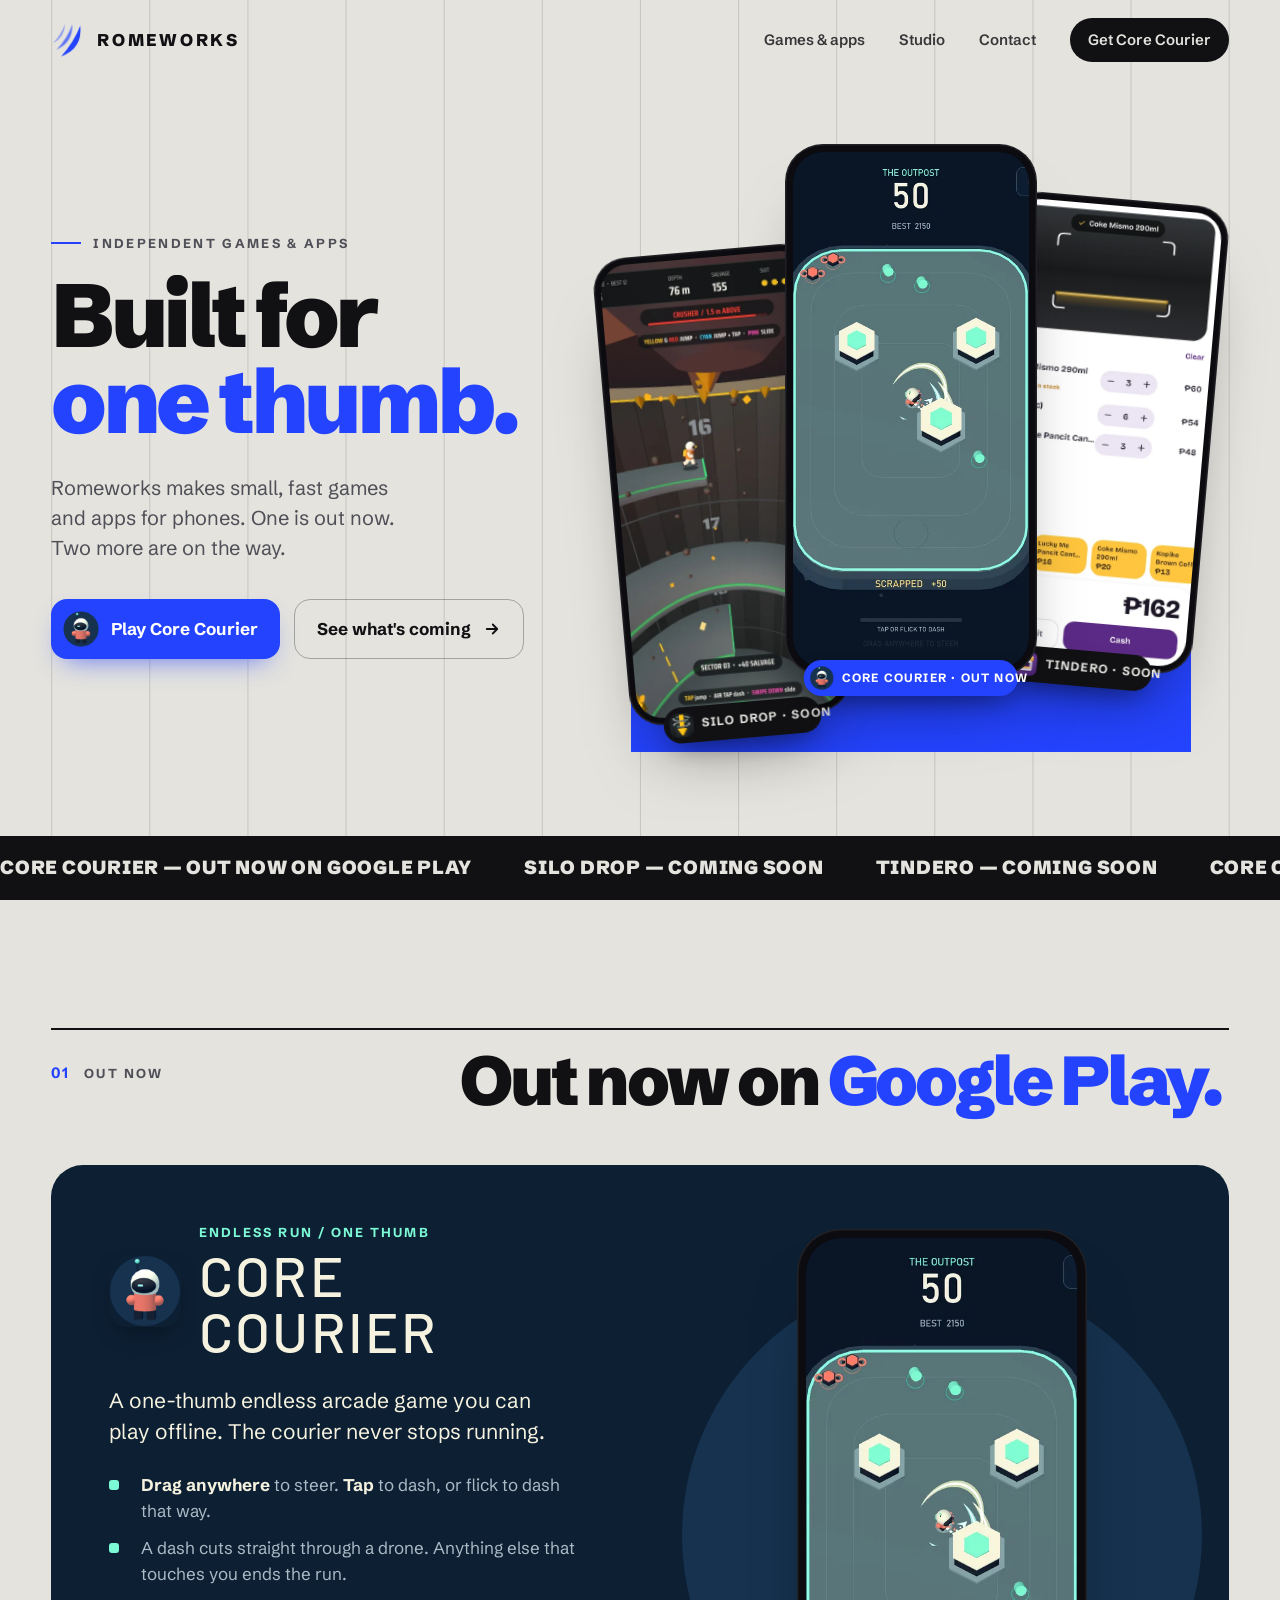
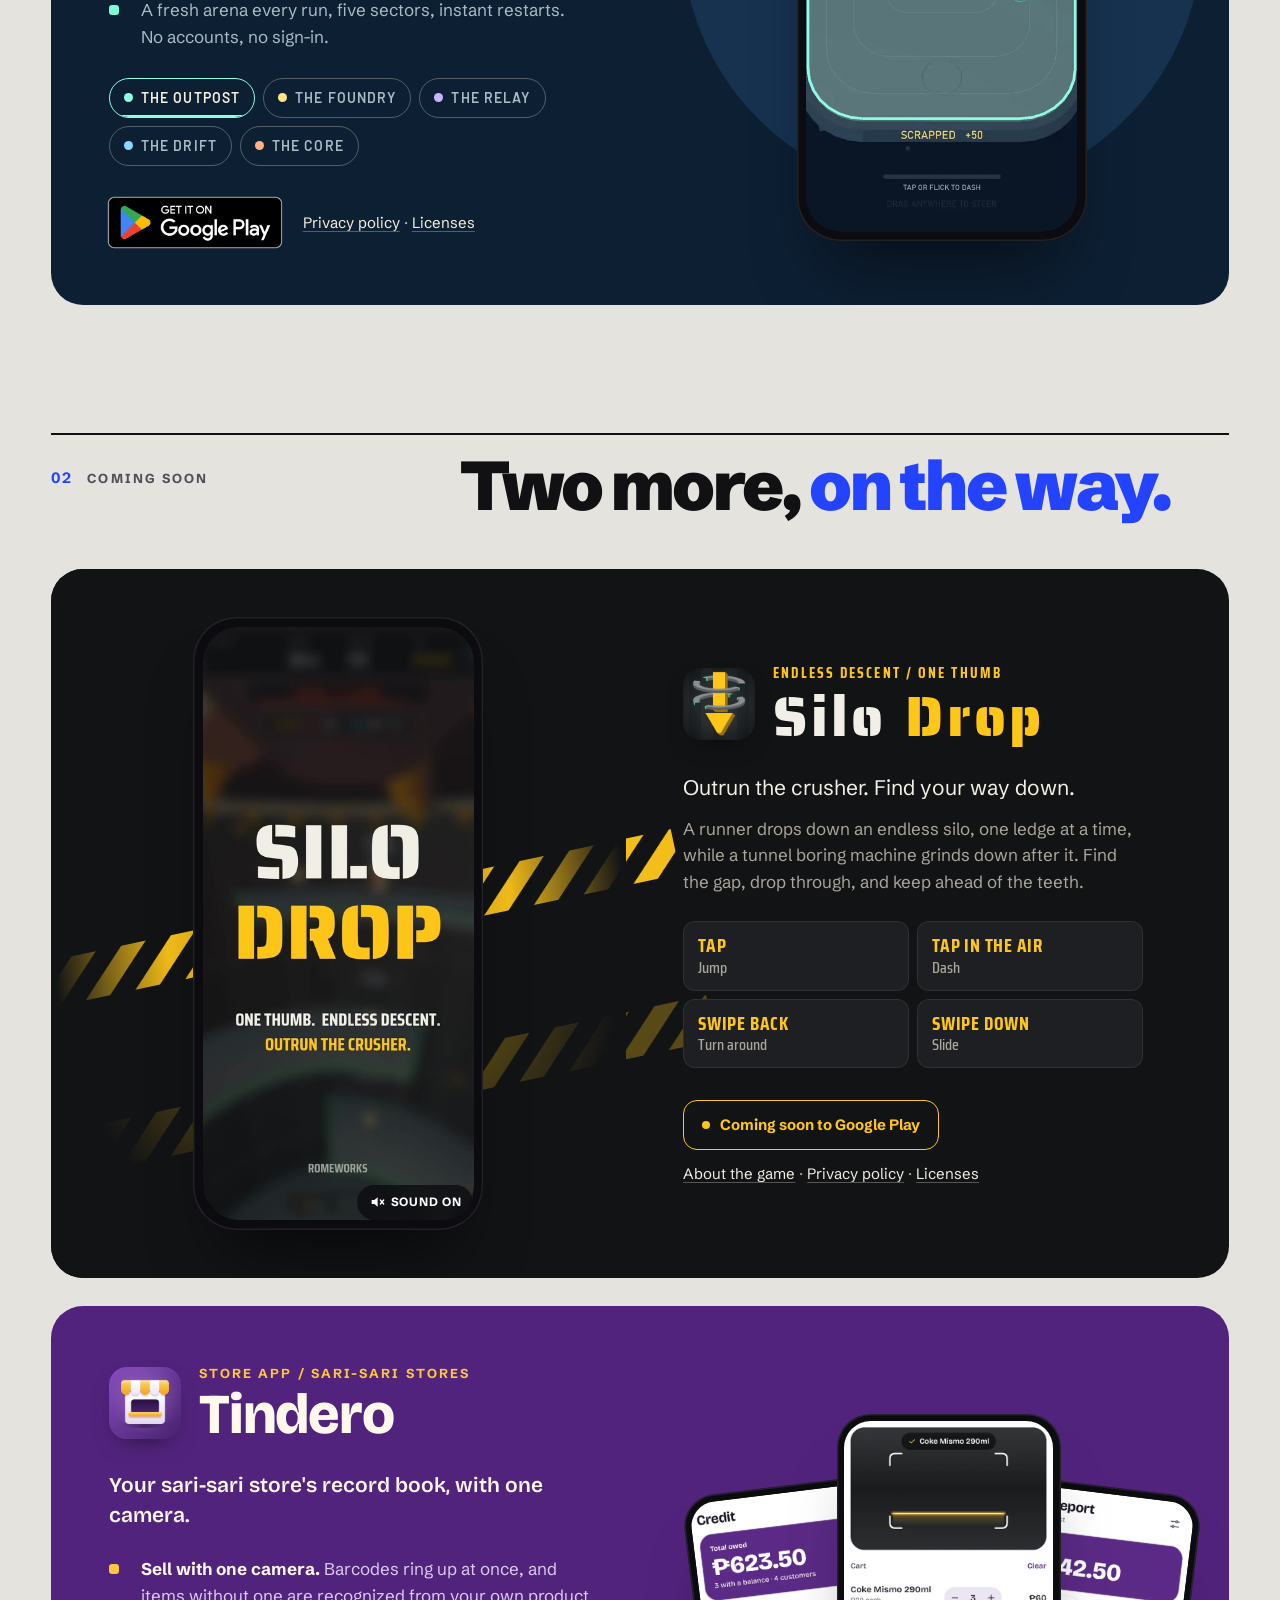
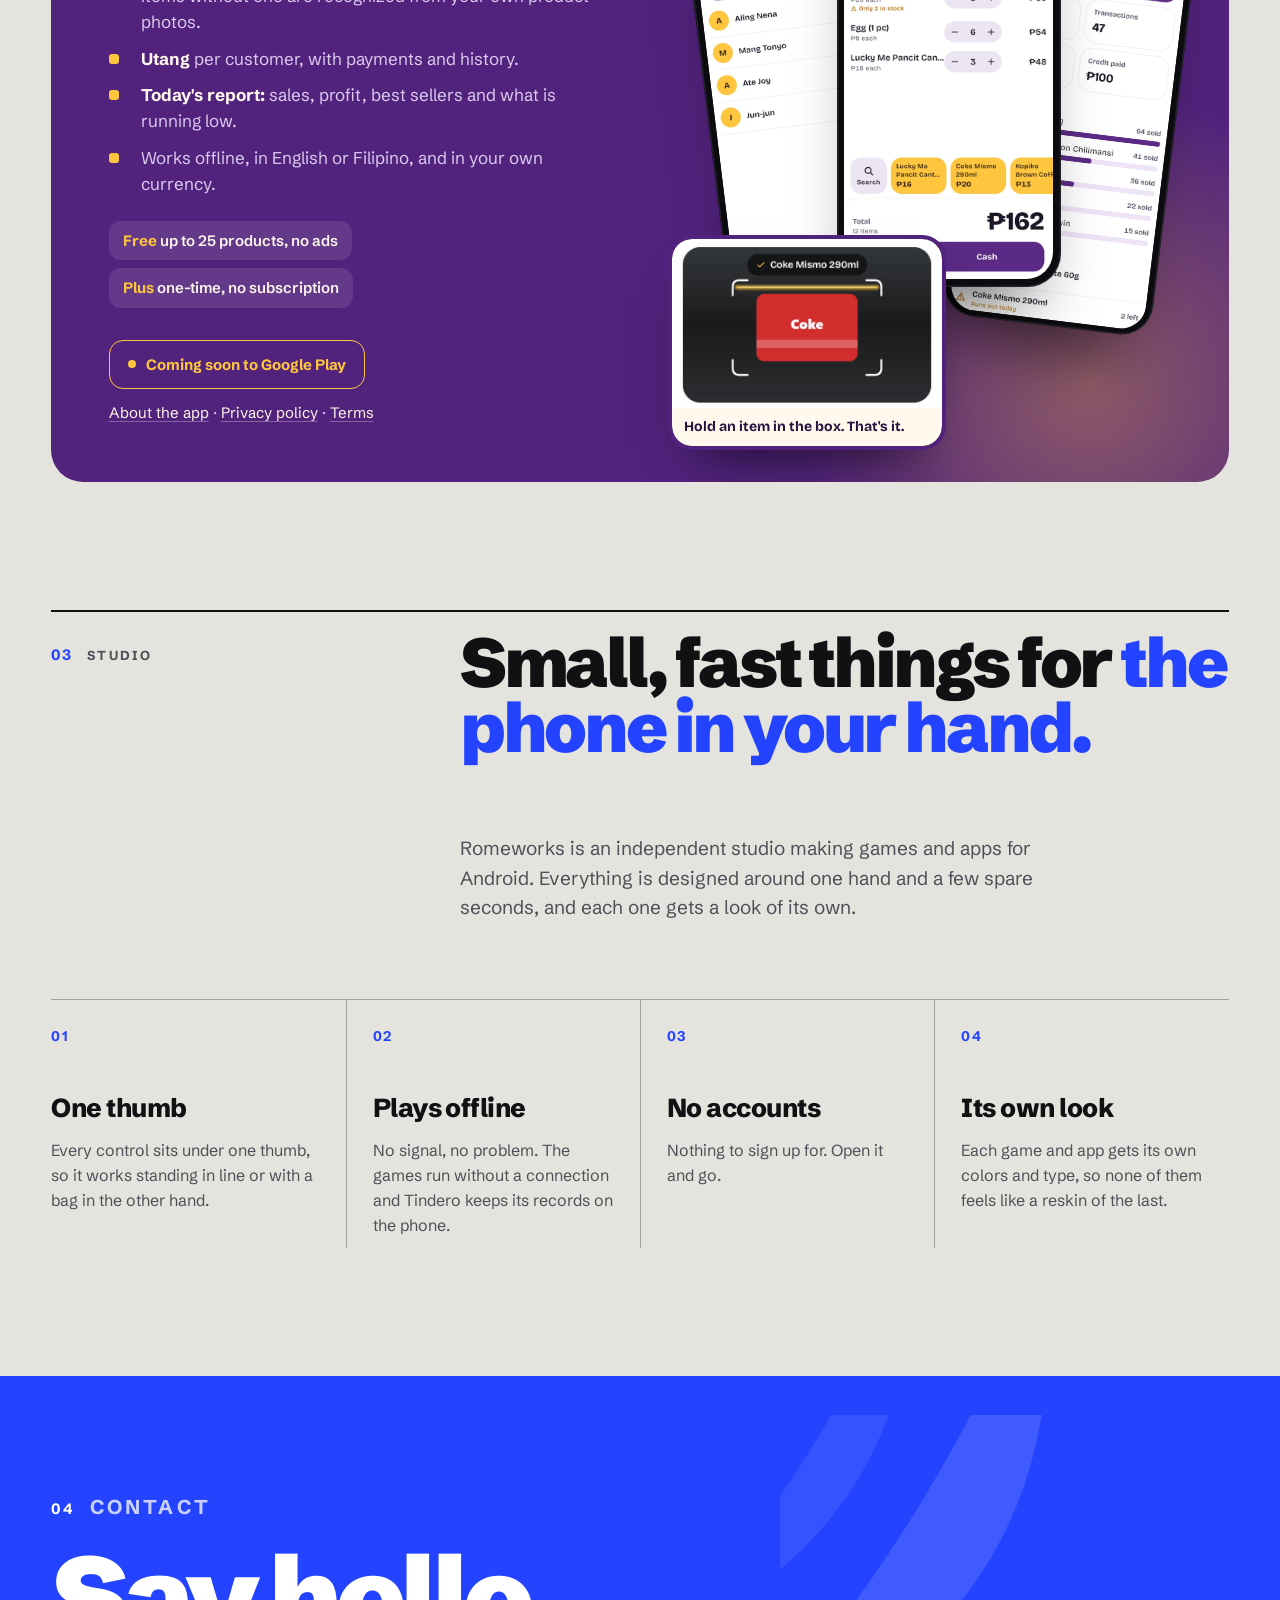
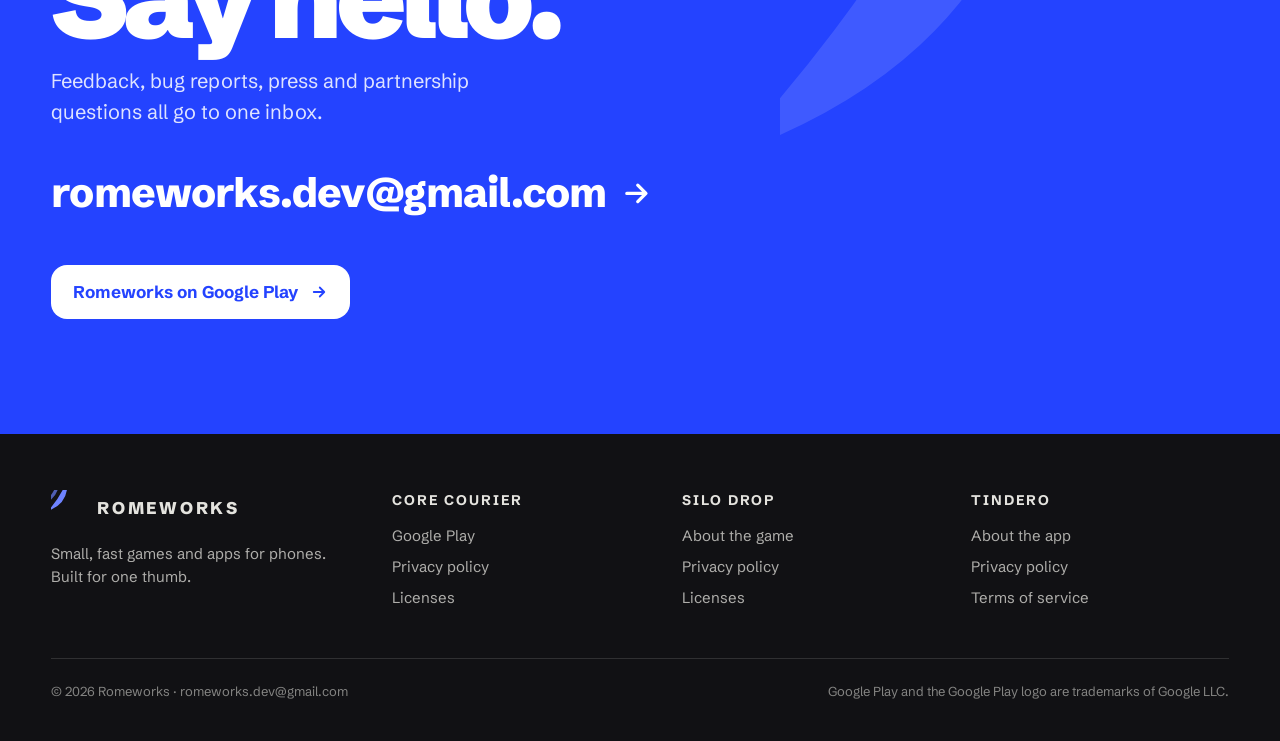
<file: index.html>
<!doctype html>
<html lang="en">
<head>
<meta charset="utf-8">
<meta name="viewport" content="width=device-width, initial-scale=1">
<title>Romeworks: games and apps built for one thumb</title>
<meta name="description" content="Romeworks makes small, fast games and apps for phones, built for one thumb. Core Courier is out now on Google Play; Silo Drop and Tindero are coming soon.">
<link rel="canonical" href="https://romeworks.github.io/">
<meta name="theme-color" content="#e4e3de">
<link rel="icon" href="assets/img/mark.svg" type="image/svg+xml">
<link rel="icon" href="assets/img/icon-192.png" type="image/png" sizes="192x192">
<link rel="apple-touch-icon" href="assets/img/icon-180.png">
<meta property="og:type" content="website">
<meta property="og:site_name" content="Romeworks">
<meta property="og:title" content="Romeworks: built for one thumb">
<meta property="og:description" content="Small, fast games and apps for phones. Core Courier is out now; Silo Drop and Tindero are coming soon.">
<meta property="og:url" content="https://romeworks.github.io/">
<meta property="og:image" content="https://romeworks.github.io/assets/img/og-home.png">
<meta property="og:image:width" content="1200">
<meta property="og:image:height" content="630">
<meta name="twitter:card" content="summary_large_image">
<link rel="preload" href="assets/fonts/schibsted-grotesk-normal-400-900-latin.woff2" as="font" type="font/woff2" crossorigin>
<link rel="stylesheet" href="assets/site.css">
<script src="assets/site.js" defer></script>
</head>
<body>
<svg width="0" height="0" style="position:absolute" aria-hidden="true">
  <symbol id="mark" viewBox="112 112 288 300">
    <path fill="currentColor" fill-opacity="0.42" d="M230 125Q229 239 127 290Q197 219 230 125Z"/>
    <path fill="currentColor" fill-opacity="0.68" d="M292 130Q299 283 158 343Q250 252 292 130Z"/>
    <path fill="currentColor" d="M360 140Q381 334 197 400Q303 286 360 140Z"/>
  </symbol>
  <symbol id="arrow" viewBox="0 0 24 24">
    <path d="M5 12h13M13 6l6 6-6 6" fill="none" stroke="currentColor" stroke-width="2.4" stroke-linecap="round" stroke-linejoin="round"/>
  </symbol>
  <symbol id="sound-off" viewBox="0 0 24 24">
    <path d="M4 9h4l5-4v14l-5-4H4z" fill="currentColor"/><path d="M17 9l5 6M22 9l-5 6" stroke="currentColor" stroke-width="2" stroke-linecap="round"/>
  </symbol>
  <symbol id="sound-on" viewBox="0 0 24 24">
    <path d="M4 9h4l5-4v14l-5-4H4z" fill="currentColor"/><path d="M16.5 8.5a5 5 0 0 1 0 7M19 6a8.5 8.5 0 0 1 0 12" fill="none" stroke="currentColor" stroke-width="2" stroke-linecap="round"/>
  </symbol>
</svg>

<header class="nav">
  <div class="wrap">
    <a class="brand" href="./" aria-label="Romeworks home">
      <svg class="mark mark-anim" viewBox="112 112 288 300" aria-hidden="true">
        <path fill="currentColor" fill-opacity="0.42" d="M230 125Q229 239 127 290Q197 219 230 125Z"/>
        <path fill="currentColor" fill-opacity="0.68" d="M292 130Q299 283 158 343Q250 252 292 130Z"/>
        <path fill="currentColor" d="M360 140Q381 334 197 400Q303 286 360 140Z"/>
      </svg>ROMEWORKS</a>
    <button class="menu-btn" aria-label="Menu" aria-expanded="false" aria-controls="links"><i></i></button>
    <nav class="links" id="links" aria-label="Main">
      <a href="#work">Games &amp; apps</a>
      <a href="#studio">Studio</a>
      <a href="#contact">Contact</a>
      <a class="pill" href="https://play.google.com/store/apps/details?id=core.courier">Get Core Courier</a>
    </nav>
  </div>
</header>

<main>
<section class="hero">
  <div class="wrap">
    <div class="copy">
      <p class="eyebrow rise" style="--d:.1s">Independent games &amp; apps</p>
      <h1>
        <span class="line"><span style="--d:.15s">Built for</span></span>
        <span class="line"><span style="--d:.27s"><em>one thumb.</em></span></span>
      </h1>
      <p class="lede rise" style="--d:.45s">Romeworks makes small, fast games and apps for phones. One is out now. Two more are on the way.</p>
      <div class="ctas rise" style="--d:.6s">
        <a class="btn btn-primary" href="https://play.google.com/store/apps/details?id=core.courier"><img src="assets/img/cc/icon.png" alt="" width="36" height="36">Play Core Courier</a>
        <a class="btn btn-ghost" href="#soon">See what's coming <svg class="arrow" aria-hidden="true"><use href="#arrow"/></svg></a>
      </div>
    </div>
    <div class="stage" aria-hidden="true">
      <div class="block"></div>
      <div class="layer sd"><div class="phone"><div class="screen"><img src="assets/img/sd/crusher.webp" alt="" width="540" height="960"></div>
        <span class="chip"><img src="assets/img/sd/icon.png" alt="">Silo Drop · Soon</span></div></div>
      <div class="layer td"><div class="phone"><div class="screen"><img src="assets/img/td/sell.webp" alt="" width="560" height="1204"></div>
        <span class="chip"><img src="assets/img/td/icon.png" alt="">Tindero · Soon</span></div></div>
      <div class="layer cc"><div class="phone"><div class="screen"><img src="assets/img/cc/02-dash.webp" alt="" width="540" height="960"></div>
        <span class="chip live"><img src="assets/img/cc/icon.png" alt="">Core Courier · Out now</span></div></div>
    </div>
  </div>
</section>

<div class="ticker" aria-label="Core Courier is out now on Google Play. Silo Drop and Tindero are coming soon.">
  <div class="ticker-track" aria-hidden="true">
    <span><a href="#core-courier" tabindex="-1">Core Courier — out now on Google Play</a><svg class="mark"><use href="#mark"/></svg><a href="#silo-drop" tabindex="-1">Silo Drop — coming soon</a><svg class="mark"><use href="#mark"/></svg><a href="#tindero" tabindex="-1">Tindero — coming soon</a><svg class="mark"><use href="#mark"/></svg></span>
    <span><a href="#core-courier" tabindex="-1">Core Courier — out now on Google Play</a><svg class="mark"><use href="#mark"/></svg><a href="#silo-drop" tabindex="-1">Silo Drop — coming soon</a><svg class="mark"><use href="#mark"/></svg><a href="#tindero" tabindex="-1">Tindero — coming soon</a><svg class="mark"><use href="#mark"/></svg></span>
  </div>
</div>

<section class="section" id="work">
  <div class="wrap">
    <header class="sec-head" data-reveal>
      <p class="sec-tag"><b>01</b> Out now</p>
      <h2>Out now on <em>Google Play.</em></h2>
    </header>

    <article class="product theme-cc" id="core-courier" data-reveal>
      <div class="p-copy">
        <div class="p-head">
          <img class="p-icon" src="assets/img/cc/icon.png" alt="Core Courier icon" width="72" height="72">
          <div>
            <p class="p-kicker">Endless run / One thumb</p>
            <h3 class="p-title">Core Courier</h3>
          </div>
        </div>
        <p class="p-lede">A one-thumb endless arcade game you can play offline. The courier never stops running.</p>
        <ul class="p-points">
          <li><span><b>Drag anywhere</b> to steer. <b>Tap</b> to dash, or flick to dash that way.</span></li>
          <li><span>A dash cuts straight through a drone. Anything else that touches you ends the run.</span></li>
          <li><span>A fresh arena every run, five sectors, instant restarts. No accounts, no sign-in.</span></li>
        </ul>
        <div class="arenas" role="tablist" aria-label="Sectors" data-cycle-tabs="cc-cycle">
          <button class="arena" role="tab" style="--c:#8cffe3">The Outpost</button>
          <button class="arena" role="tab" style="--c:#ffe67d">The Foundry</button>
          <button class="arena" role="tab" style="--c:#cbb4ff">The Relay</button>
          <button class="arena" role="tab" style="--c:#84daff">The Drift</button>
          <button class="arena" role="tab" style="--c:#ffb086">The Core</button>
        </div>
        <div class="p-actions">
          <a class="play-badge" href="https://play.google.com/store/apps/details?id=core.courier"><img src="assets/img/google-play-badge.png" alt="Get it on Google Play" width="646" height="250"></a>
          <p class="p-links"><a href="https://romeonombrejr.github.io/core-courier-site/privacy.html">Privacy policy</a> · <a href="https://romeonombrejr.github.io/core-courier-site/licenses.html">Licenses</a></p>
        </div>
      </div>
      <div class="p-media">
        <div class="phone cycle" id="cc-cycle" data-cycle style="--w:290px">
          <div class="screen">
            <img class="on" src="assets/img/cc/02-dash.webp" alt="Core Courier: the courier dashes through a drone in the Outpost" width="540" height="960">
            <img src="assets/img/cc/03-foundry.webp" alt="The Foundry sector" width="540" height="960" loading="lazy">
            <img src="assets/img/cc/04-relay.webp" alt="The Relay sector" width="540" height="960" loading="lazy">
            <img src="assets/img/cc/05-drift.webp" alt="The Drift sector" width="540" height="960" loading="lazy">
            <img src="assets/img/cc/06-core.webp" alt="The Core sector" width="540" height="960" loading="lazy">
          </div>
        </div>
      </div>
    </article>
  </div>
</section>

<section class="section" id="soon">
  <div class="wrap">
    <header class="sec-head" data-reveal>
      <p class="sec-tag"><b>02</b> Coming soon</p>
      <h2>Two more, <em>on the way.</em></h2>
    </header>

    <article class="product theme-sd flip" id="silo-drop" data-reveal>
      <div class="p-copy">
        <div class="p-head">
          <img class="p-icon" src="assets/img/sd/icon.png" alt="Silo Drop icon" width="72" height="72">
          <div>
            <p class="p-kicker">Endless descent / One thumb</p>
            <h3 class="p-title">Silo <span>Drop</span></h3>
          </div>
        </div>
        <p class="p-lede">Outrun the crusher. Find your way down.</p>
        <p class="p-body">A runner drops down an endless silo, one ledge at a time, while a tunnel boring machine grinds down after it. Find the gap, drop through, and keep ahead of the teeth.</p>
        <div class="controls">
          <div><b>Tap</b>Jump</div>
          <div><b>Tap in the air</b>Dash</div>
          <div><b>Swipe back</b>Turn around</div>
          <div><b>Swipe down</b>Slide</div>
        </div>
        <div class="p-actions">
          <span class="soon-pill">Coming soon to Google Play</span>
          <p class="p-links"><a href="silo-drop/">About the game</a> · <a href="silo-drop/privacy.html">Privacy policy</a> · <a href="silo-drop/licenses.html">Licenses</a></p>
        </div>
      </div>
      <div class="p-media">
        <div class="hazard"></div><div class="hazard two"></div>
        <div class="phone" style="--w:290px">
          <div class="screen">
            <video id="sd-trailer" muted loop playsinline preload="none" poster="assets/img/sd/trailer-poster.jpg" data-inview aria-label="Silo Drop trailer">
              <source src="assets/video/silo-drop-trailer.mp4" type="video/mp4">
            </video>
          </div>
          <button class="sound" data-sound="sd-trailer" aria-pressed="false">
            <svg class="off-icon" aria-hidden="true"><use href="#sound-off"/></svg><svg class="on-icon" aria-hidden="true"><use href="#sound-on"/></svg><span class="label">Sound on</span>
          </button>
        </div>
      </div>
    </article>

    <article class="product theme-td" id="tindero" data-reveal>
      <div class="p-copy">
        <div class="p-head">
          <img class="p-icon" src="assets/img/td/icon.png" alt="Tindero icon" width="72" height="72">
          <div>
            <p class="p-kicker">Store app / Sari-sari stores</p>
            <h3 class="p-title">Tindero</h3>
          </div>
        </div>
        <p class="p-lede">Your sari-sari store's record book, with one camera.</p>
        <ul class="p-points">
          <li><span><b>Sell with one camera.</b> Barcodes ring up at once, and items without one are recognized from your own product photos.</span></li>
          <li><span><b>Utang</b> per customer, with payments and history.</span></li>
          <li><span><b>Today's report:</b> sales, profit, best sellers and what is running low.</span></li>
          <li><span>Works offline, in English or Filipino, and in your own currency.</span></li>
        </ul>
        <div class="price-row"><span><b>Free</b> up to 25 products, no ads</span><span><b>Plus</b> one-time, no subscription</span></div>
        <div class="p-actions">
          <span class="soon-pill">Coming soon to Google Play</span>
          <p class="p-links"><a href="tindero/">About the app</a> · <a href="tindero/privacy.html">Privacy policy</a> · <a href="tindero/terms.html">Terms</a></p>
        </div>
      </div>
      <div class="p-media">
        <div class="fan" data-reveal>
          <div class="phone f1"><div class="screen"><img src="assets/img/td/credit.webp" alt="Tindero: what each customer owes" width="560" height="1204" loading="lazy"></div></div>
          <div class="phone f2"><div class="screen"><img src="assets/img/td/sell.webp" alt="Tindero: selling with the camera" width="560" height="1204" loading="lazy"></div></div>
          <div class="phone f3"><div class="screen"><img src="assets/img/td/report.webp" alt="Tindero: today's report" width="560" height="1204" loading="lazy"></div></div>
        </div>
        <figure class="scan-card" style="margin:0">
          <video muted loop playsinline preload="none" poster="assets/img/td/scan-poster.jpg" data-inview aria-label="Tindero recognizing a can by its barcode and garlic from a photo">
            <source src="assets/video/tindero-scan.mp4" type="video/mp4">
          </video>
          <figcaption><p>Hold an item in the box. That's it.</p></figcaption>
        </figure>
      </div>
    </article>
  </div>
</section>

<section class="section" id="studio">
  <div class="wrap">
    <header class="sec-head" data-reveal>
      <p class="sec-tag"><b>03</b> Studio</p>
      <h2>Small, fast things for <em>the phone in your hand.</em></h2>
    </header>
    <div class="studio-top" data-reveal>
      <div></div>
      <p>Romeworks is an independent studio making games and apps for Android. Everything is designed around one hand and a few spare seconds, and each one gets a look of its own.</p>
    </div>
    <ol class="principles">
      <li data-reveal style="--d:0s"><span class="n">01</span><h3>One thumb</h3><p>Every control sits under one thumb, so it works standing in line or with a bag in the other hand.</p></li>
      <li data-reveal style="--d:.08s"><span class="n">02</span><h3>Plays offline</h3><p>No signal, no problem. The games run without a connection and Tindero keeps its records on the phone.</p></li>
      <li data-reveal style="--d:.16s"><span class="n">03</span><h3>No accounts</h3><p>Nothing to sign up for. Open it and go.</p></li>
      <li data-reveal style="--d:.24s"><span class="n">04</span><h3>Its own look</h3><p>Each game and app gets its own colors and type, so none of them feels like a reskin of the last.</p></li>
    </ol>
  </div>
</section>

<section class="contact" id="contact">
  <svg class="big-mark" viewBox="112 112 288 300" aria-hidden="true"><use href="#mark"/></svg>
  <div class="wrap">
    <p class="sec-tag" data-reveal><b>04</b> Contact</p>
    <h2 data-reveal>Say hello.</h2>
    <p data-reveal>Feedback, bug reports, press and partnership questions all go to one inbox.</p>
    <div class="contact-actions" data-reveal>
      <a class="mail" href="mailto:romeworks.dev@gmail.com">romeworks.dev@gmail.com <svg class="arrow" aria-hidden="true"><use href="#arrow"/></svg></a>
    </div>
    <a class="btn btn-light" href="https://play.google.com/store/apps/developer?id=Romeworks" data-reveal>Romeworks on Google Play <svg class="arrow" aria-hidden="true"><use href="#arrow"/></svg></a>
  </div>
</section>
</main>

<footer class="foot">
  <div class="wrap">
    <div class="top">
      <div>
        <a class="brand" href="./"><svg class="mark" viewBox="112 112 288 300" aria-hidden="true"><use href="#mark"/></svg>ROMEWORKS</a>
        <p style="margin:16px 0 0;max-width:34ch">Small, fast games and apps for phones. Built for one thumb.</p>
      </div>
      <div>
        <h3>Core Courier</h3>
        <ul>
          <li><a href="https://play.google.com/store/apps/details?id=core.courier">Google Play</a></li>
          <li><a href="https://romeonombrejr.github.io/core-courier-site/privacy.html">Privacy policy</a></li>
          <li><a href="https://romeonombrejr.github.io/core-courier-site/licenses.html">Licenses</a></li>
        </ul>
      </div>
      <div>
        <h3>Silo Drop</h3>
        <ul>
          <li><a href="silo-drop/">About the game</a></li>
          <li><a href="silo-drop/privacy.html">Privacy policy</a></li>
          <li><a href="silo-drop/licenses.html">Licenses</a></li>
        </ul>
      </div>
      <div>
        <h3>Tindero</h3>
        <ul>
          <li><a href="tindero/">About the app</a></li>
          <li><a href="tindero/privacy.html">Privacy policy</a></li>
          <li><a href="tindero/terms.html">Terms of service</a></li>
        </ul>
      </div>
    </div>
    <div class="legal">
      <span>© <span data-year>2026</span> Romeworks · <a href="mailto:romeworks.dev@gmail.com">romeworks.dev@gmail.com</a></span>
      <span>Google Play and the Google Play logo are trademarks of Google LLC.</span>
    </div>
  </div>
</footer>
</body>
</html>
</file>
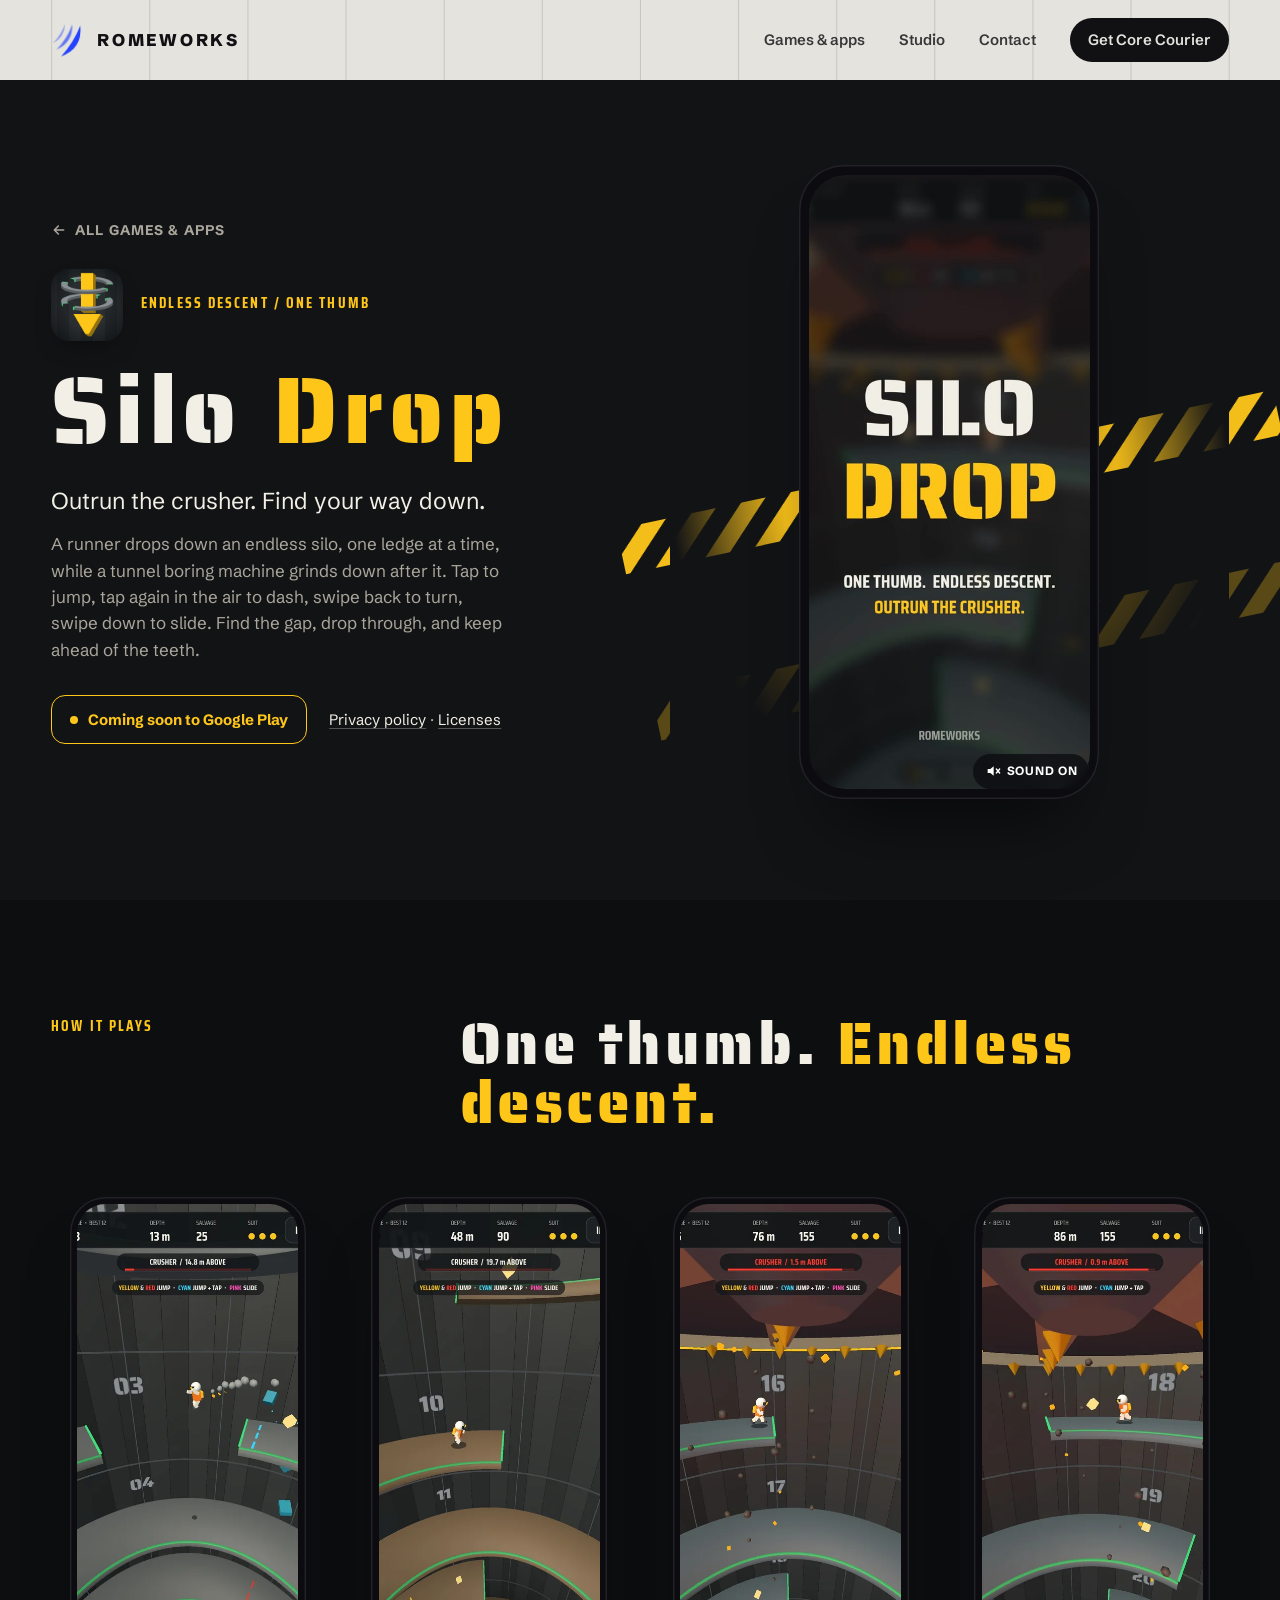
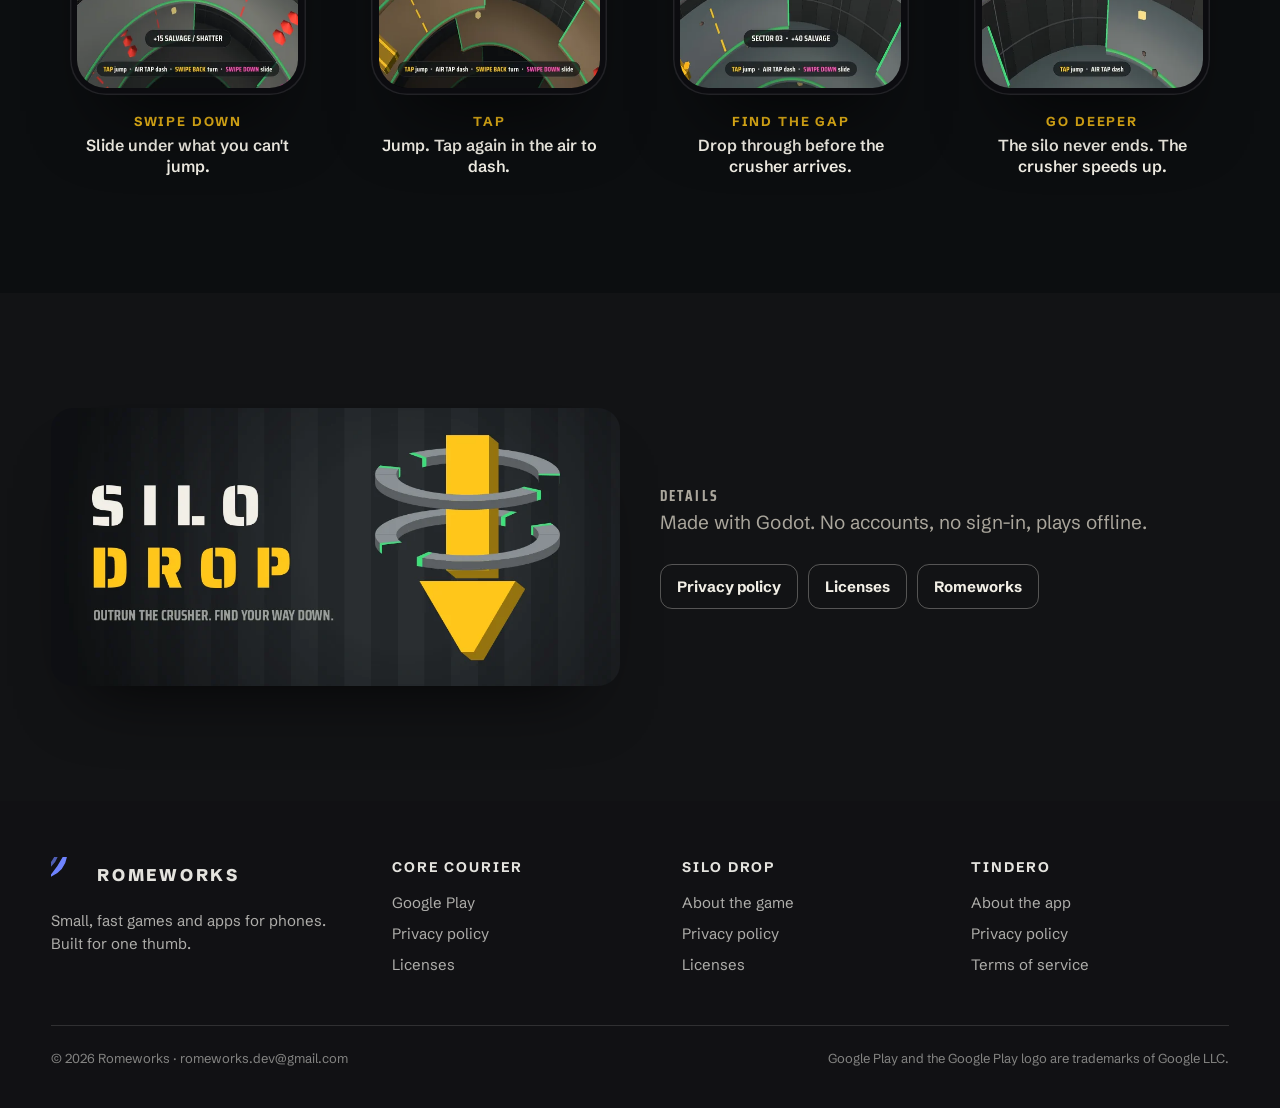
<file: silo-drop/index.html>
<!doctype html>
<html lang="en">
<head>
<meta charset="utf-8">
<meta name="viewport" content="width=device-width, initial-scale=1">
<title>Silo Drop</title>
<meta name="description" content="Silo Drop: a one-thumb endless descent. Outrun the crusher and find your way down.">
<link rel="canonical" href="https://romeworks.github.io/silo-drop/">
<meta name="theme-color" content="#121315">
<link rel="icon" href="../assets/img/sd/icon.png" type="image/png">
<meta property="og:type" content="website">
<meta property="og:site_name" content="Romeworks">
<meta property="og:title" content="Silo Drop: outrun the crusher">
<meta property="og:description" content="A one-thumb endless descent. Find the gap, drop through, and keep ahead of the teeth. Coming soon to Google Play.">
<meta property="og:url" content="https://romeworks.github.io/silo-drop/">
<meta property="og:image" content="https://romeworks.github.io/assets/img/og-silo-drop.png">
<meta property="og:image:width" content="1200">
<meta property="og:image:height" content="630">
<meta name="twitter:card" content="summary_large_image">
<link rel="stylesheet" href="../assets/site.css">
<script src="../assets/site.js" defer></script>
</head>
<body>
<svg width="0" height="0" style="position:absolute" aria-hidden="true">
  <symbol id="mark" viewBox="112 112 288 300">
    <path fill="currentColor" fill-opacity="0.42" d="M230 125Q229 239 127 290Q197 219 230 125Z"/>
    <path fill="currentColor" fill-opacity="0.68" d="M292 130Q299 283 158 343Q250 252 292 130Z"/>
    <path fill="currentColor" d="M360 140Q381 334 197 400Q303 286 360 140Z"/>
  </symbol>
  <symbol id="arrow" viewBox="0 0 24 24">
    <path d="M5 12h13M13 6l6 6-6 6" fill="none" stroke="currentColor" stroke-width="2.4" stroke-linecap="round" stroke-linejoin="round"/>
  </symbol>
  <symbol id="sound-off" viewBox="0 0 24 24">
    <path d="M4 9h4l5-4v14l-5-4H4z" fill="currentColor"/><path d="M17 9l5 6M22 9l-5 6" stroke="currentColor" stroke-width="2" stroke-linecap="round"/>
  </symbol>
  <symbol id="sound-on" viewBox="0 0 24 24">
    <path d="M4 9h4l5-4v14l-5-4H4z" fill="currentColor"/><path d="M16.5 8.5a5 5 0 0 1 0 7M19 6a8.5 8.5 0 0 1 0 12" fill="none" stroke="currentColor" stroke-width="2" stroke-linecap="round"/>
  </symbol>
</svg>

<header class="nav">
  <div class="wrap">
    <a class="brand" href="../" aria-label="Romeworks home">
      <svg class="mark mark-anim" viewBox="112 112 288 300" aria-hidden="true">
        <path fill="currentColor" fill-opacity="0.42" d="M230 125Q229 239 127 290Q197 219 230 125Z"/>
        <path fill="currentColor" fill-opacity="0.68" d="M292 130Q299 283 158 343Q250 252 292 130Z"/>
        <path fill="currentColor" d="M360 140Q381 334 197 400Q303 286 360 140Z"/>
      </svg>ROMEWORKS</a>
    <button class="menu-btn" aria-label="Menu" aria-expanded="false" aria-controls="links"><i></i></button>
    <nav class="links" id="links" aria-label="Main">
      <a href="../#work">Games &amp; apps</a>
      <a href="../#studio">Studio</a>
      <a href="../#contact">Contact</a>
      <a class="pill" href="https://play.google.com/store/apps/details?id=core.courier">Get Core Courier</a>
    </nav>
  </div>
</header>

<main class="theme-sd">
<section class="page-hero">
  <div class="wrap">
    <div class="p-copy">
      <a class="back rise" href="../#silo-drop"><svg aria-hidden="true"><use href="#arrow"/></svg>All games &amp; apps</a>
      <div class="p-head rise" style="--d:.1s">
        <img class="p-icon" src="../assets/img/sd/icon.png" alt="Silo Drop icon" width="72" height="72">
        <p class="p-kicker">Endless descent / One thumb</p>
      </div>
      <h1 class="p-title rise" style="--d:.18s;margin-top:22px">Silo <span>Drop</span></h1>
      <p class="p-lede rise" style="--d:.28s">Outrun the crusher. Find your way down.</p>
      <p class="p-body rise" style="--d:.36s">A runner drops down an endless silo, one ledge at a time, while a tunnel
        boring machine grinds down after it. Tap to jump, tap again in the air to
        dash, swipe back to turn, swipe down to slide. Find the gap, drop through,
        and keep ahead of the teeth.</p>
      <div class="p-actions rise" style="--d:.46s">
        <span class="soon-pill">Coming soon to Google Play</span>
        <p class="p-links"><a href="privacy.html">Privacy policy</a> · <a href="licenses.html">Licenses</a></p>
      </div>
    </div>
    <div class="p-media">
      <div class="hazard"></div><div class="hazard two"></div>
      <div class="phone rise" style="--w:300px;--d:.2s">
        <div class="screen">
          <video id="sd-trailer" muted loop playsinline preload="metadata" poster="../assets/img/sd/trailer-poster.jpg" data-inview aria-label="Silo Drop trailer">
            <source src="../assets/video/silo-drop-trailer.mp4" type="video/mp4">
          </video>
        </div>
        <button class="sound" data-sound="sd-trailer" aria-pressed="false">
          <svg class="off-icon" aria-hidden="true"><use href="#sound-off"/></svg><svg class="on-icon" aria-hidden="true"><use href="#sound-on"/></svg><span class="label">Sound on</span>
        </button>
      </div>
    </div>
  </div>
</section>

<section class="band" style="--b-bg:#0c0e10">
  <div class="wrap">
    <header class="band-head" data-reveal>
      <p class="p-kicker">How it plays</p>
      <h2>One thumb. <span>Endless descent.</span></h2>
    </header>
    <div class="gallery" style="--n:4">
      <figure data-reveal style="--d:0s">
        <div class="phone"><div class="screen"><img src="../assets/img/sd/ledge.webp" alt="The runner on a ledge, with a sign that says swipe to slide" width="540" height="960" loading="lazy"></div></div>
        <figcaption><b>Swipe down</b>Slide under what you can't jump.</figcaption>
      </figure>
      <figure data-reveal style="--d:.08s">
        <div class="phone"><div class="screen"><img src="../assets/img/sd/jump.webp" alt="The runner mid-jump, with a sign that says tap to jump" width="540" height="960" loading="lazy"></div></div>
        <figcaption><b>Tap</b>Jump. Tap again in the air to dash.</figcaption>
      </figure>
      <figure data-reveal style="--d:.16s">
        <div class="phone"><div class="screen"><img src="../assets/img/sd/crusher.webp" alt="The crusher's teeth grinding down the silo above the runner" width="540" height="960" loading="lazy"></div></div>
        <figcaption><b>Find the gap</b>Drop through before the crusher arrives.</figcaption>
      </figure>
      <figure data-reveal style="--d:.24s">
        <div class="phone"><div class="screen"><img src="../assets/img/sd/teeth.webp" alt="The runner deep in the silo with the crusher close behind" width="540" height="960" loading="lazy"></div></div>
        <figcaption><b>Go deeper</b>The silo never ends. The crusher speeds up.</figcaption>
      </figure>
    </div>
  </div>
</section>

<section class="band" style="--b-bg:#121315">
  <div class="wrap closing">
    <img class="banner" data-reveal src="../assets/img/sd/feature.webp" alt="Silo Drop: an arrow dropping through the gaps of two rings" width="1024" height="500" loading="lazy">
    <div data-reveal style="--d:.1s">
      <p class="p-kicker">Details</p>
      <p>Made with Godot. No accounts, no sign-in, plays offline.</p>
      <div class="links-row">
        <a href="privacy.html">Privacy policy</a>
        <a href="licenses.html">Licenses</a>
        <a href="../">Romeworks</a>
      </div>
    </div>
  </div>
</section>
</main>

<footer class="foot">
  <div class="wrap">
    <div class="top">
      <div>
        <a class="brand" href="../"><svg class="mark" viewBox="112 112 288 300" aria-hidden="true"><use href="#mark"/></svg>ROMEWORKS</a>
        <p style="margin:16px 0 0;max-width:34ch">Small, fast games and apps for phones. Built for one thumb.</p>
      </div>
      <div>
        <h3>Core Courier</h3>
        <ul>
          <li><a href="https://play.google.com/store/apps/details?id=core.courier">Google Play</a></li>
          <li><a href="https://romeonombrejr.github.io/core-courier-site/privacy.html">Privacy policy</a></li>
          <li><a href="https://romeonombrejr.github.io/core-courier-site/licenses.html">Licenses</a></li>
        </ul>
      </div>
      <div>
        <h3>Silo Drop</h3>
        <ul>
          <li><a href="./">About the game</a></li>
          <li><a href="privacy.html">Privacy policy</a></li>
          <li><a href="licenses.html">Licenses</a></li>
        </ul>
      </div>
      <div>
        <h3>Tindero</h3>
        <ul>
          <li><a href="../tindero/">About the app</a></li>
          <li><a href="../tindero/privacy.html">Privacy policy</a></li>
          <li><a href="../tindero/terms.html">Terms of service</a></li>
        </ul>
      </div>
    </div>
    <div class="legal">
      <span>© <span data-year>2026</span> Romeworks · <a href="mailto:romeworks.dev@gmail.com">romeworks.dev@gmail.com</a></span>
      <span>Google Play and the Google Play logo are trademarks of Google LLC.</span>
    </div>
  </div>
</footer>
</body>
</html>
</file>
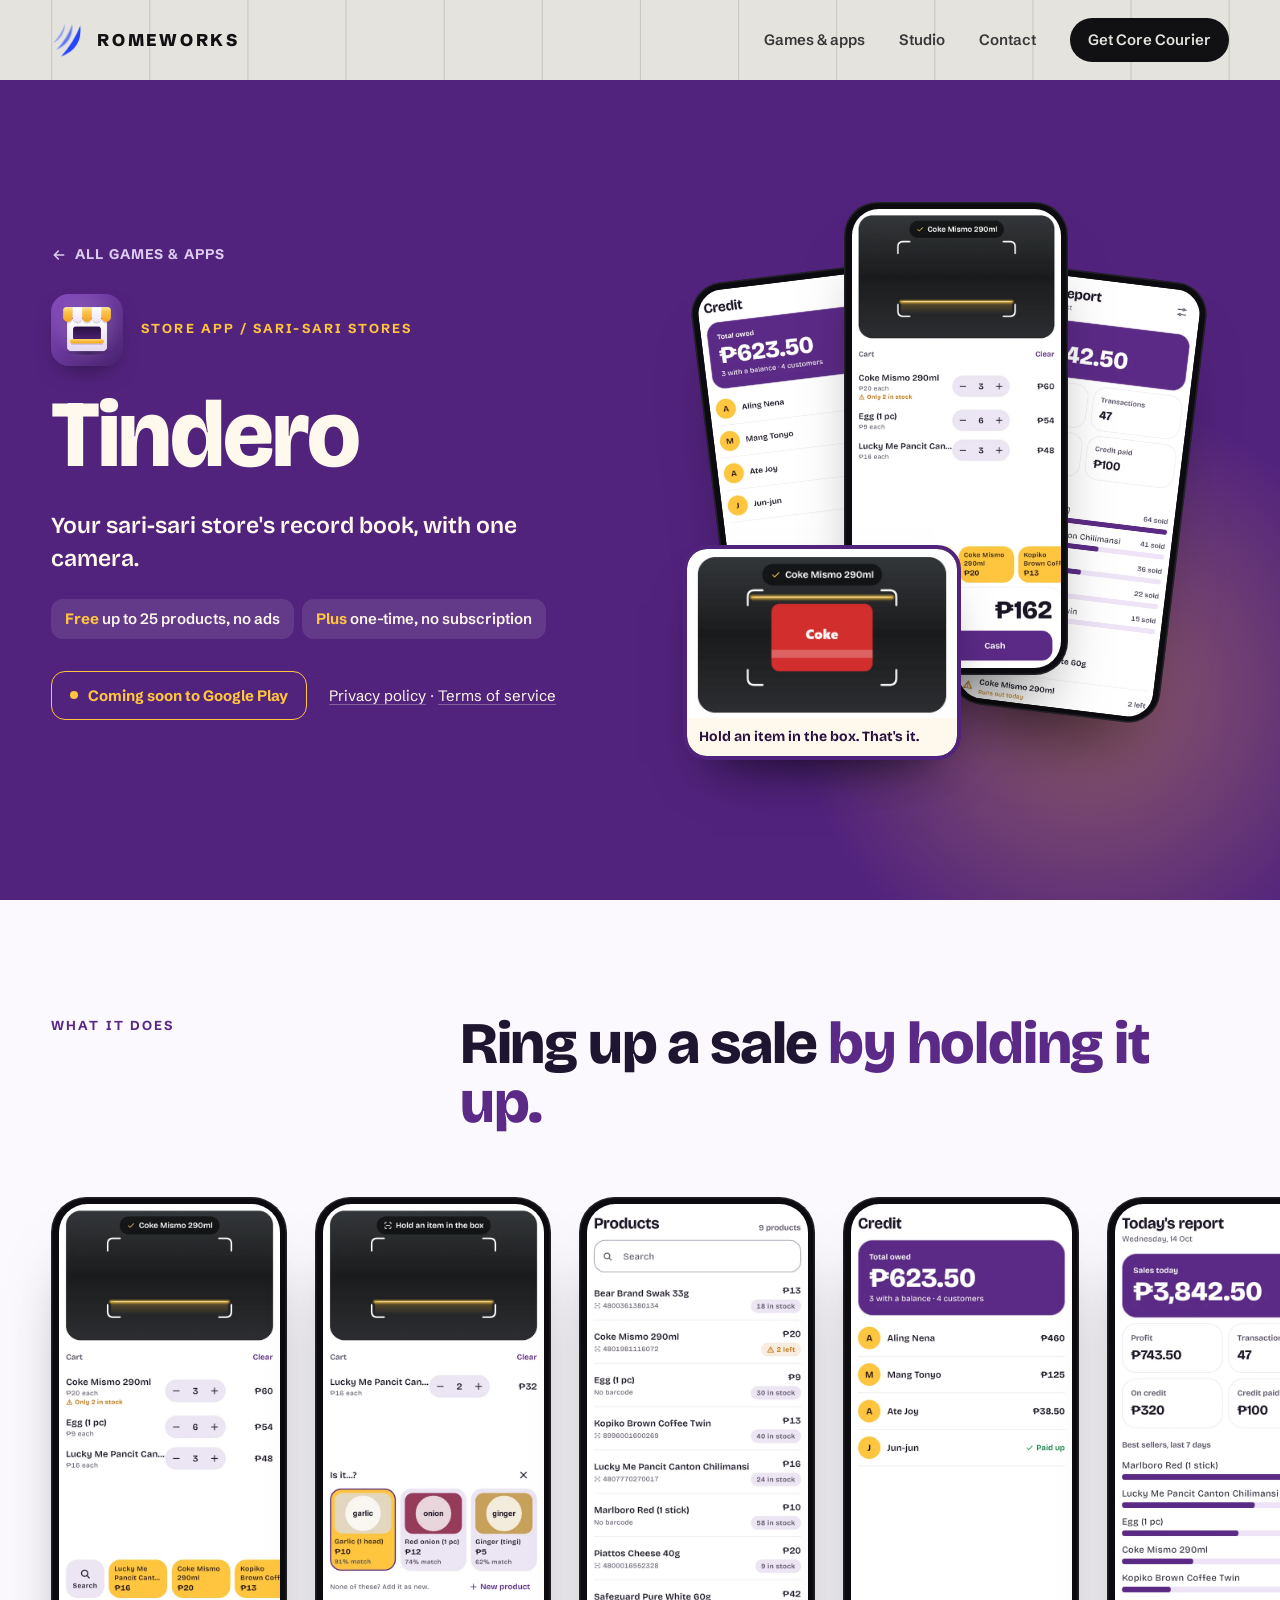
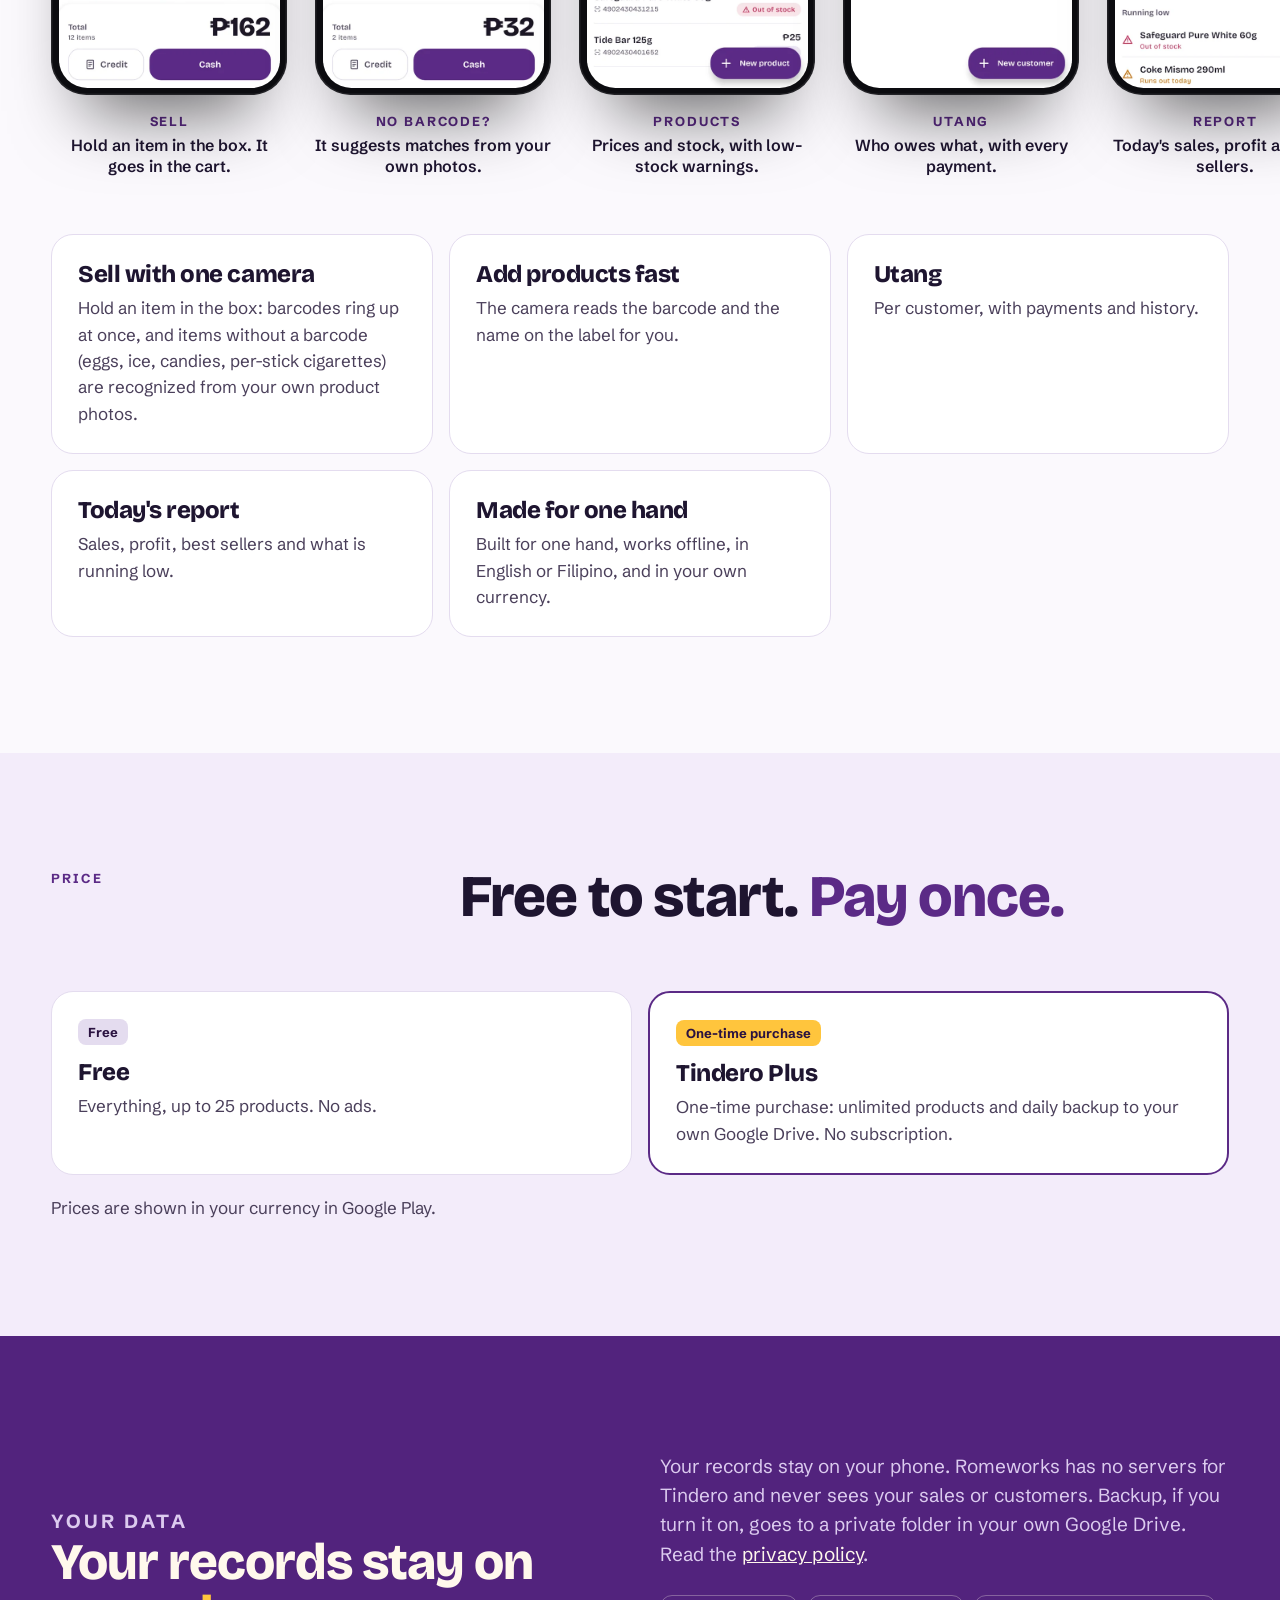
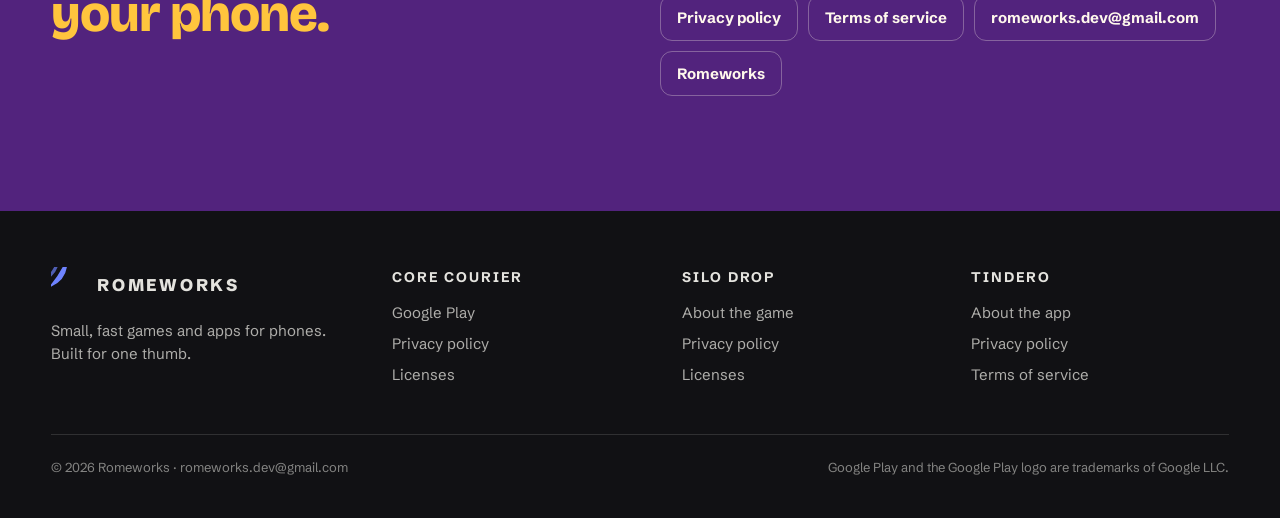
<file: tindero/index.html>
<!doctype html>
<html lang="en">
<head>
<meta charset="utf-8">
<meta name="viewport" content="width=device-width, initial-scale=1">
<title>Tindero</title>
<meta name="description" content="Tindero: sell, track stock and utang for your sari-sari store with one camera. By Romeworks.">
<link rel="canonical" href="https://romeworks.github.io/tindero/">
<meta name="theme-color" content="#52237d">
<link rel="icon" type="image/png" href="icon.png">
<meta property="og:type" content="website">
<meta property="og:site_name" content="Romeworks">
<meta property="og:title" content="Tindero: your store's record book, with one camera">
<meta property="og:description" content="Sell, track stock and utang for your sari-sari store with one camera. Coming soon to Google Play.">
<meta property="og:url" content="https://romeworks.github.io/tindero/">
<meta property="og:image" content="https://romeworks.github.io/assets/img/og-tindero.png">
<meta property="og:image:width" content="1200">
<meta property="og:image:height" content="630">
<meta name="twitter:card" content="summary_large_image">
<link rel="stylesheet" href="../assets/site.css">
<script src="../assets/site.js" defer></script>
</head>
<body>
<svg width="0" height="0" style="position:absolute" aria-hidden="true">
  <symbol id="mark" viewBox="112 112 288 300">
    <path fill="currentColor" fill-opacity="0.42" d="M230 125Q229 239 127 290Q197 219 230 125Z"/>
    <path fill="currentColor" fill-opacity="0.68" d="M292 130Q299 283 158 343Q250 252 292 130Z"/>
    <path fill="currentColor" d="M360 140Q381 334 197 400Q303 286 360 140Z"/>
  </symbol>
  <symbol id="arrow" viewBox="0 0 24 24">
    <path d="M5 12h13M13 6l6 6-6 6" fill="none" stroke="currentColor" stroke-width="2.4" stroke-linecap="round" stroke-linejoin="round"/>
  </symbol>
</svg>

<header class="nav">
  <div class="wrap">
    <a class="brand" href="../" aria-label="Romeworks home">
      <svg class="mark mark-anim" viewBox="112 112 288 300" aria-hidden="true">
        <path fill="currentColor" fill-opacity="0.42" d="M230 125Q229 239 127 290Q197 219 230 125Z"/>
        <path fill="currentColor" fill-opacity="0.68" d="M292 130Q299 283 158 343Q250 252 292 130Z"/>
        <path fill="currentColor" d="M360 140Q381 334 197 400Q303 286 360 140Z"/>
      </svg>ROMEWORKS</a>
    <button class="menu-btn" aria-label="Menu" aria-expanded="false" aria-controls="links"><i></i></button>
    <nav class="links" id="links" aria-label="Main">
      <a href="../#work">Games &amp; apps</a>
      <a href="../#studio">Studio</a>
      <a href="../#contact">Contact</a>
      <a class="pill" href="https://play.google.com/store/apps/details?id=core.courier">Get Core Courier</a>
    </nav>
  </div>
</header>

<main class="theme-td">
<section class="page-hero">
  <div class="wrap">
    <div class="p-copy">
      <a class="back rise" href="../#tindero"><svg aria-hidden="true"><use href="#arrow"/></svg>All games &amp; apps</a>
      <div class="p-head rise" style="--d:.1s">
        <img class="p-icon" src="icon.png" alt="Tindero logo: a store with a striped awning" width="72" height="72">
        <p class="p-kicker">Store app / Sari-sari stores</p>
      </div>
      <h1 class="p-title rise" style="--d:.18s;margin-top:22px">Tindero</h1>
      <p class="p-lede rise" style="--d:.28s">Your sari-sari store's record book, with one camera.</p>
      <div class="price-row rise" style="--d:.38s"><span><b>Free</b> up to 25 products, no ads</span><span><b>Plus</b> one-time, no subscription</span></div>
      <div class="p-actions rise" style="--d:.46s">
        <span class="soon-pill">Coming soon to Google Play</span>
        <p class="p-links"><a href="privacy.html">Privacy policy</a> · <a href="terms.html">Terms of service</a></p>
      </div>
    </div>
    <div class="p-media">
      <div class="fan" data-reveal>
        <div class="phone f1"><div class="screen"><img src="../assets/img/td/credit.webp" alt="Tindero: what each customer owes" width="560" height="1204"></div></div>
        <div class="phone f2"><div class="screen"><img src="../assets/img/td/sell.webp" alt="Tindero: selling with the camera" width="560" height="1204"></div></div>
        <div class="phone f3"><div class="screen"><img src="../assets/img/td/report.webp" alt="Tindero: today's report" width="560" height="1204"></div></div>
      </div>
      <figure class="scan-card" style="margin:0">
        <video muted loop playsinline preload="metadata" poster="../assets/img/td/scan-poster.jpg" data-inview aria-label="Tindero recognizing a can by its barcode and garlic from a photo">
          <source src="../assets/video/tindero-scan.mp4" type="video/mp4">
        </video>
        <figcaption><p>Hold an item in the box. That's it.</p></figcaption>
      </figure>
    </div>
  </div>
</section>

<section class="band" style="--b-bg:#fbf9fd;--b-ink:#1e1530;--b-muted:#4a3f5a;--b-line:#d9cfe6;--p-accent:#5b2a86;--c-bg:#fff;--c-line:#e4dcef">
  <div class="wrap">
    <header class="band-head" data-reveal>
      <p class="p-kicker">What it does</p>
      <h2>Ring up a sale <span>by holding it up.</span></h2>
    </header>
    <div class="gallery" style="--n:5">
      <figure data-reveal style="--d:0s">
        <div class="phone"><div class="screen"><img src="../assets/img/td/sell.webp" alt="Selling: the camera box above the cart" width="560" height="1204" loading="lazy"></div></div>
        <figcaption><b>Sell</b>Hold an item in the box. It goes in the cart.</figcaption>
      </figure>
      <figure data-reveal style="--d:.06s">
        <div class="phone"><div class="screen"><img src="../assets/img/td/is-it.webp" alt="Is it garlic, red onion or ginger? Tindero suggests matches from your photos" width="560" height="1204" loading="lazy"></div></div>
        <figcaption><b>No barcode?</b>It suggests matches from your own photos.</figcaption>
      </figure>
      <figure data-reveal style="--d:.12s">
        <div class="phone"><div class="screen"><img src="../assets/img/td/products.webp" alt="Products with prices and stock" width="560" height="1204" loading="lazy"></div></div>
        <figcaption><b>Products</b>Prices and stock, with low-stock warnings.</figcaption>
      </figure>
      <figure data-reveal style="--d:.18s">
        <div class="phone"><div class="screen"><img src="../assets/img/td/credit.webp" alt="Credit: what each customer owes" width="560" height="1204" loading="lazy"></div></div>
        <figcaption><b>Utang</b>Who owes what, with every payment.</figcaption>
      </figure>
      <figure data-reveal style="--d:.24s">
        <div class="phone"><div class="screen"><img src="../assets/img/td/report.webp" alt="Today's report with sales, profit and best sellers" width="560" height="1204" loading="lazy"></div></div>
        <figcaption><b>Report</b>Today's sales, profit and best sellers.</figcaption>
      </figure>
    </div>

    <div class="cards" style="--n:3;margin-top:56px">
      <div class="card" data-reveal><h3>Sell with one camera</h3><p>Hold an item in the box: barcodes ring up at once, and items without a barcode (eggs, ice, candies, per-stick cigarettes) are recognized from your own product photos.</p></div>
      <div class="card" data-reveal style="--d:.06s"><h3>Add products fast</h3><p>The camera reads the barcode and the name on the label for you.</p></div>
      <div class="card" data-reveal style="--d:.12s"><h3>Utang</h3><p>Per customer, with payments and history.</p></div>
      <div class="card" data-reveal><h3>Today's report</h3><p>Sales, profit, best sellers and what is running low.</p></div>
      <div class="card" data-reveal style="--d:.06s"><h3>Made for one hand</h3><p>Built for one hand, works offline, in English or Filipino, and in your own currency.</p></div>
    </div>
  </div>
</section>

<section class="band" style="--b-bg:#f3ecfa;--b-ink:#1e1530;--b-muted:#4a3f5a;--b-line:#d9cfe6;--p-accent:#5b2a86;--c-bg:#fff;--c-line:#e4dcef">
  <div class="wrap">
    <header class="band-head" data-reveal>
      <p class="p-kicker">Price</p>
      <h2>Free to start. <span>Pay once.</span></h2>
    </header>
    <div class="cards" style="--n:2">
      <div class="card" data-reveal><span class="tag" style="background:#e4dcef;color:#2a1240">Free</span><h3>Free</h3><p>Everything, up to 25 products. No ads.</p></div>
      <div class="card" data-reveal style="--d:.08s;border:2px solid #5b2a86"><span class="tag" style="background:#ffc53d;color:#2a1240">One-time purchase</span><h3>Tindero Plus</h3><p>One-time purchase: unlimited products and daily backup to your own Google Drive. No subscription.</p></div>
    </div>
    <p style="margin:20px 0 0;color:#4a3f5a" data-reveal>Prices are shown in your currency in Google Play.</p>
  </div>
</section>

<section class="band" style="--b-bg:#52237d">
  <div class="wrap closing">
    <div data-reveal>
      <p class="p-kicker">Your data</p>
      <h2 style="margin:0;font-family:var(--p-display);font-weight:800;font-size:clamp(34px,4vw,56px);line-height:1.02;letter-spacing:-0.02em">Your records stay on <span style="color:#ffc53d">your phone.</span></h2>
    </div>
    <div data-reveal style="--d:.1s">
      <p>Your records stay on your phone. Romeworks has no servers for Tindero
      and never sees your sales or customers. Backup, if you turn it on, goes to
      a private folder in your own Google Drive. Read the
      <a href="privacy.html" style="color:#fff8ec">privacy policy</a>.</p>
      <div class="links-row">
        <a href="privacy.html">Privacy policy</a>
        <a href="terms.html">Terms of service</a>
        <a href="mailto:romeworks.dev@gmail.com">romeworks.dev@gmail.com</a>
        <a href="../">Romeworks</a>
      </div>
    </div>
  </div>
</section>
</main>

<footer class="foot">
  <div class="wrap">
    <div class="top">
      <div>
        <a class="brand" href="../"><svg class="mark" viewBox="112 112 288 300" aria-hidden="true"><use href="#mark"/></svg>ROMEWORKS</a>
        <p style="margin:16px 0 0;max-width:34ch">Small, fast games and apps for phones. Built for one thumb.</p>
      </div>
      <div>
        <h3>Core Courier</h3>
        <ul>
          <li><a href="https://play.google.com/store/apps/details?id=core.courier">Google Play</a></li>
          <li><a href="https://romeonombrejr.github.io/core-courier-site/privacy.html">Privacy policy</a></li>
          <li><a href="https://romeonombrejr.github.io/core-courier-site/licenses.html">Licenses</a></li>
        </ul>
      </div>
      <div>
        <h3>Silo Drop</h3>
        <ul>
          <li><a href="../silo-drop/">About the game</a></li>
          <li><a href="../silo-drop/privacy.html">Privacy policy</a></li>
          <li><a href="../silo-drop/licenses.html">Licenses</a></li>
        </ul>
      </div>
      <div>
        <h3>Tindero</h3>
        <ul>
          <li><a href="./">About the app</a></li>
          <li><a href="privacy.html">Privacy policy</a></li>
          <li><a href="terms.html">Terms of service</a></li>
        </ul>
      </div>
    </div>
    <div class="legal">
      <span>© <span data-year>2026</span> Romeworks · <a href="mailto:romeworks.dev@gmail.com">romeworks.dev@gmail.com</a></span>
      <span>Google Play and the Google Play logo are trademarks of Google LLC.</span>
    </div>
  </div>
</footer>
</body>
</html>
</file>
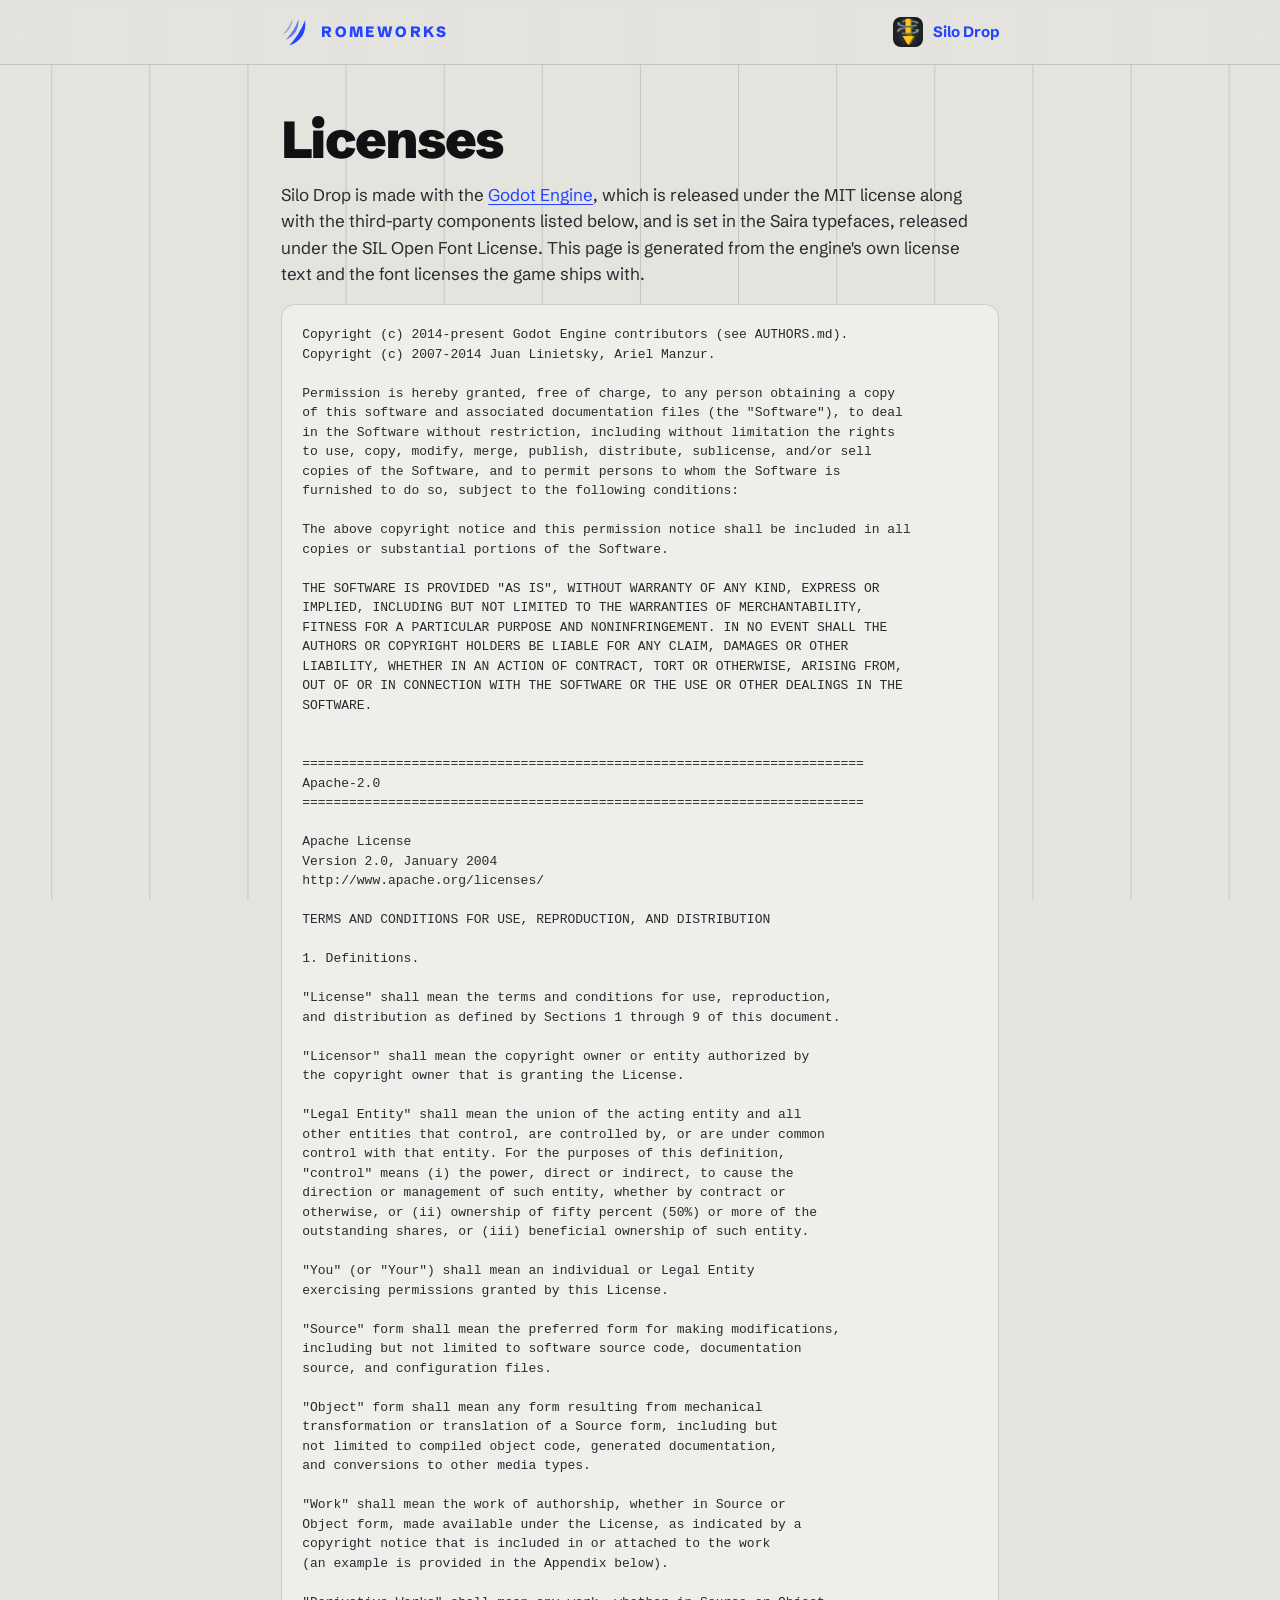
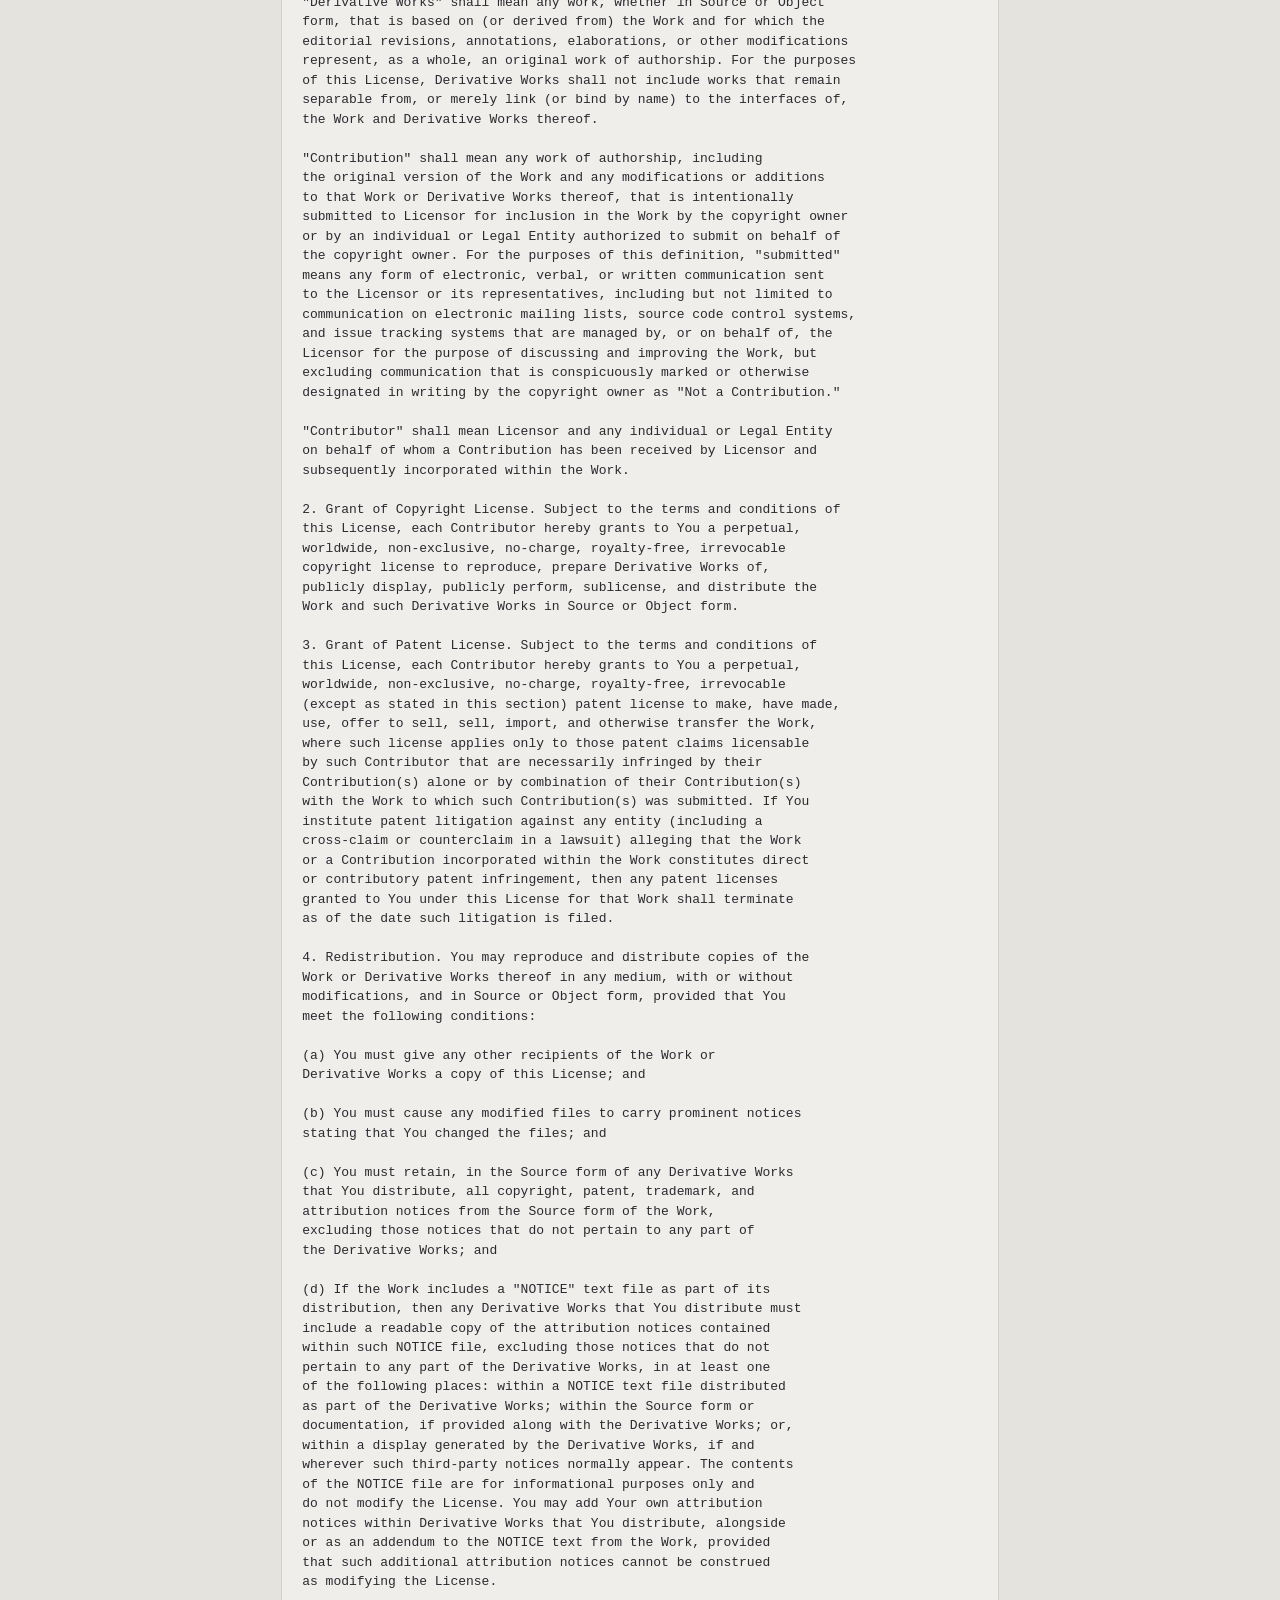
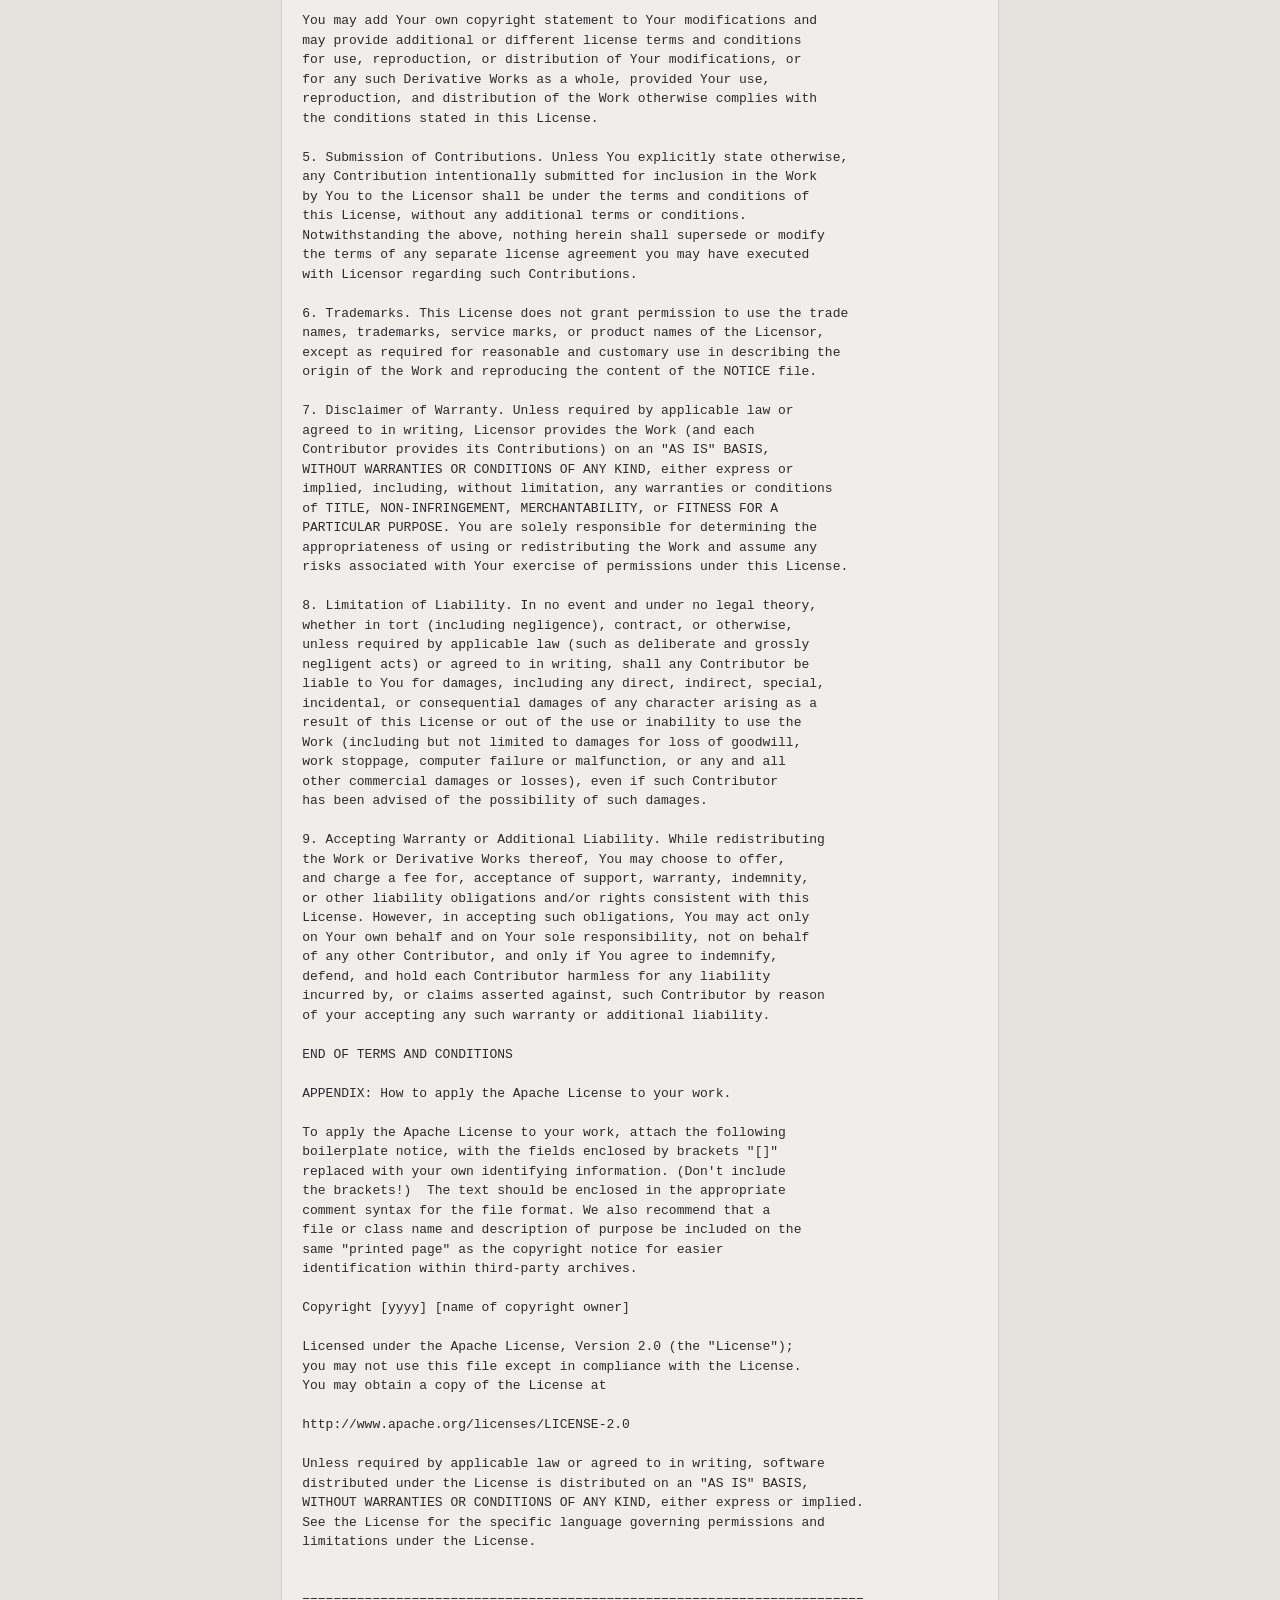
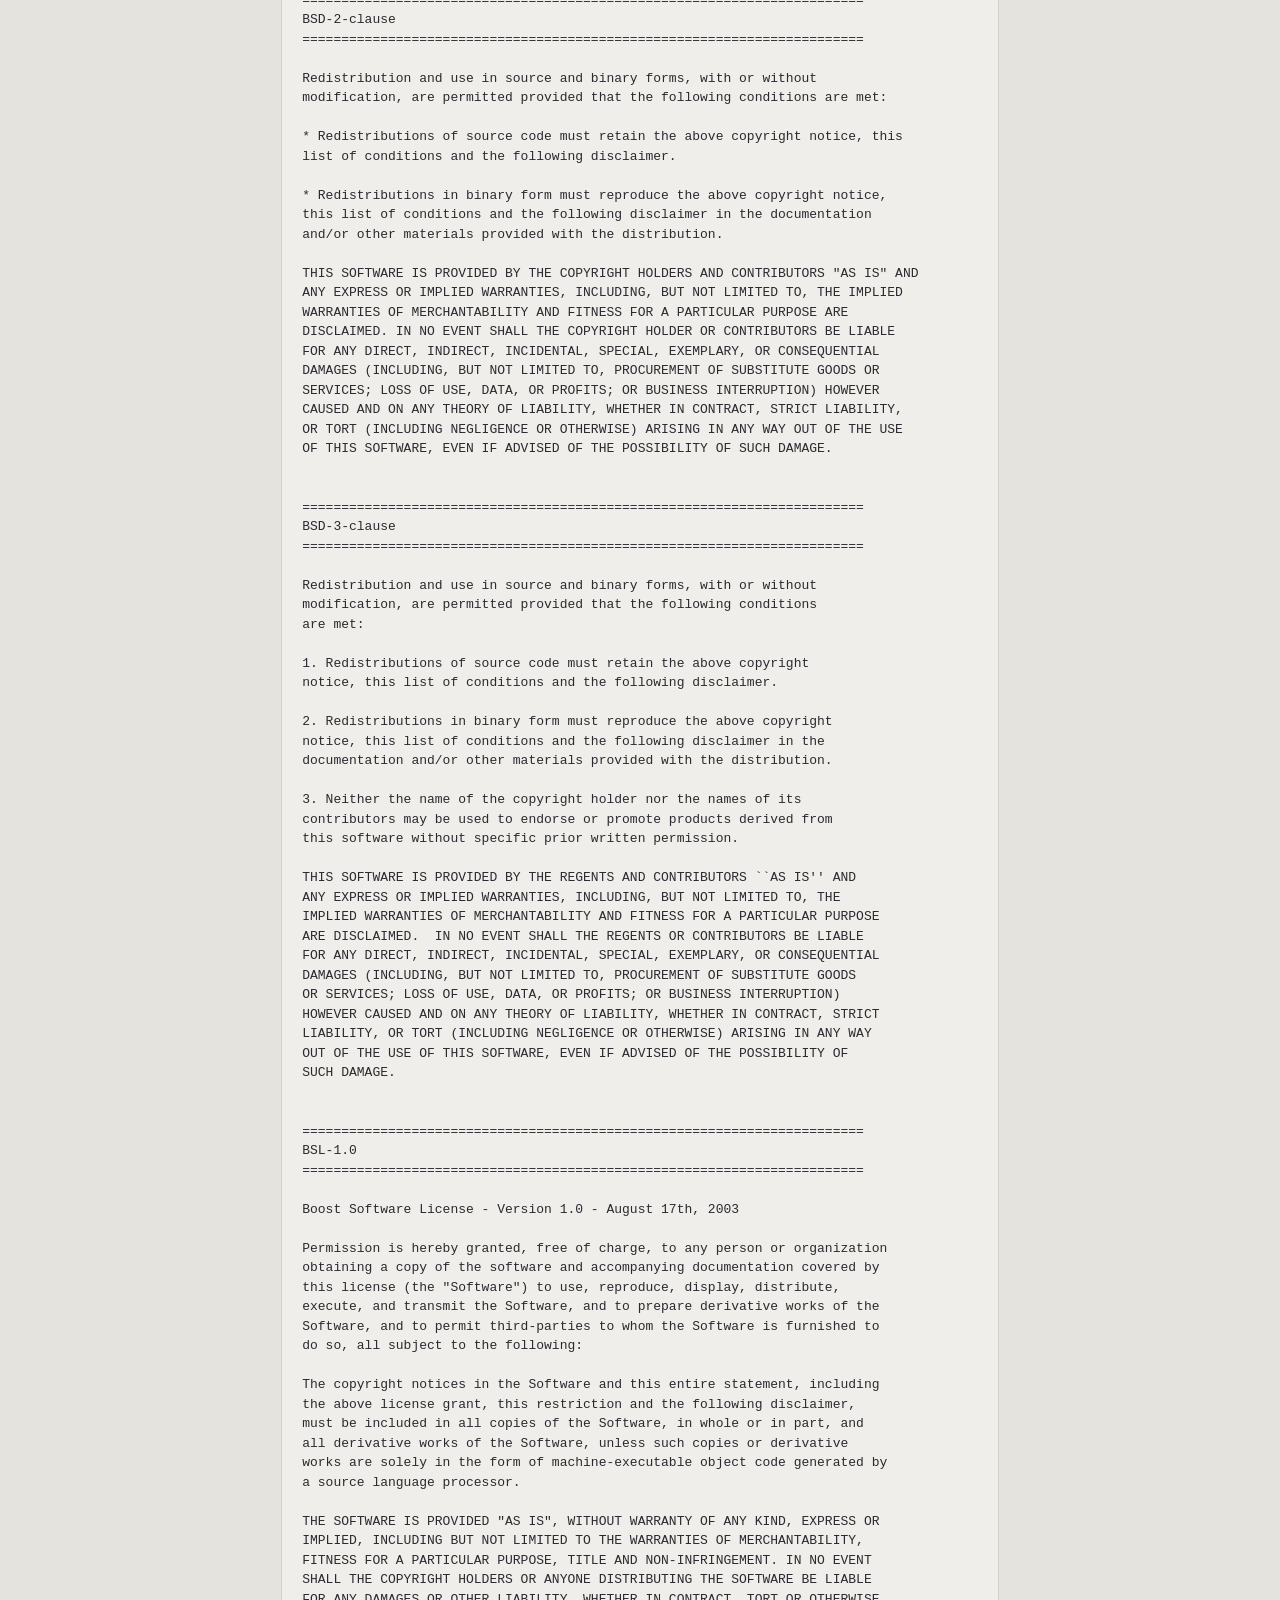
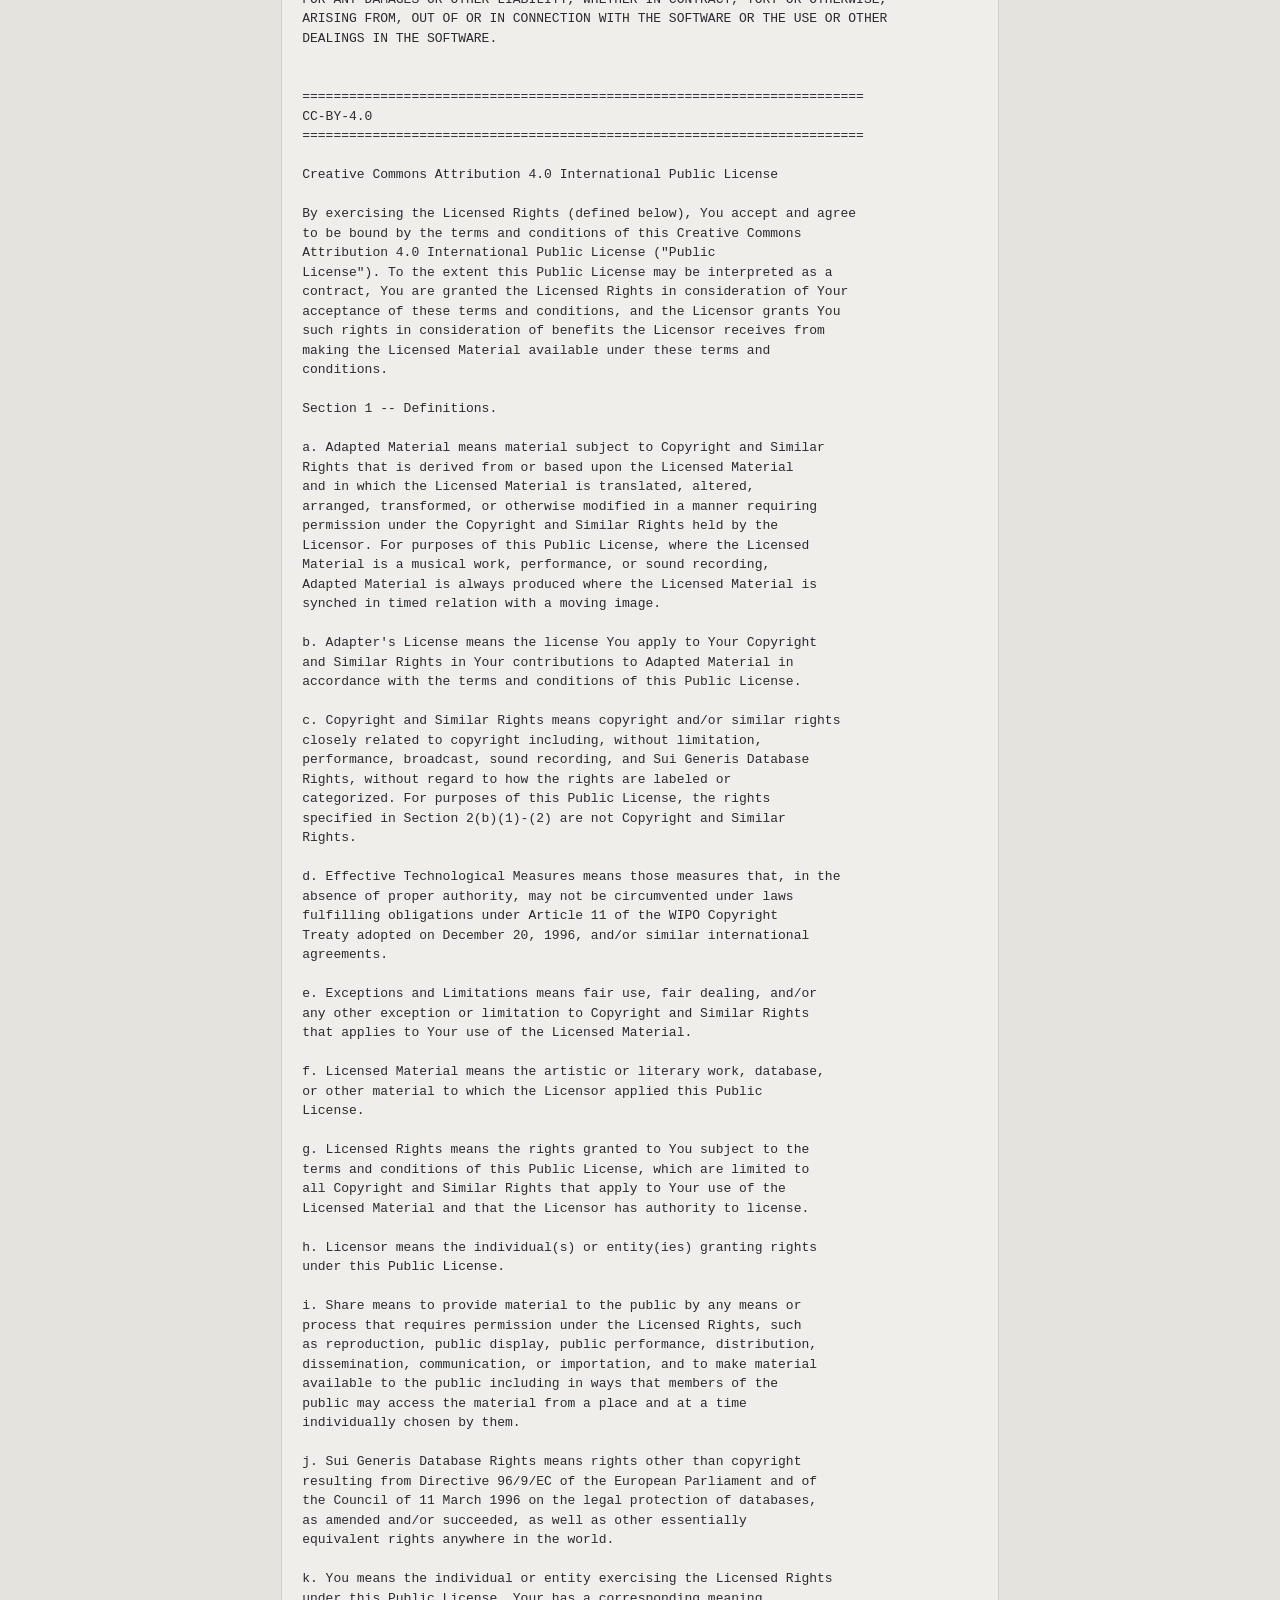
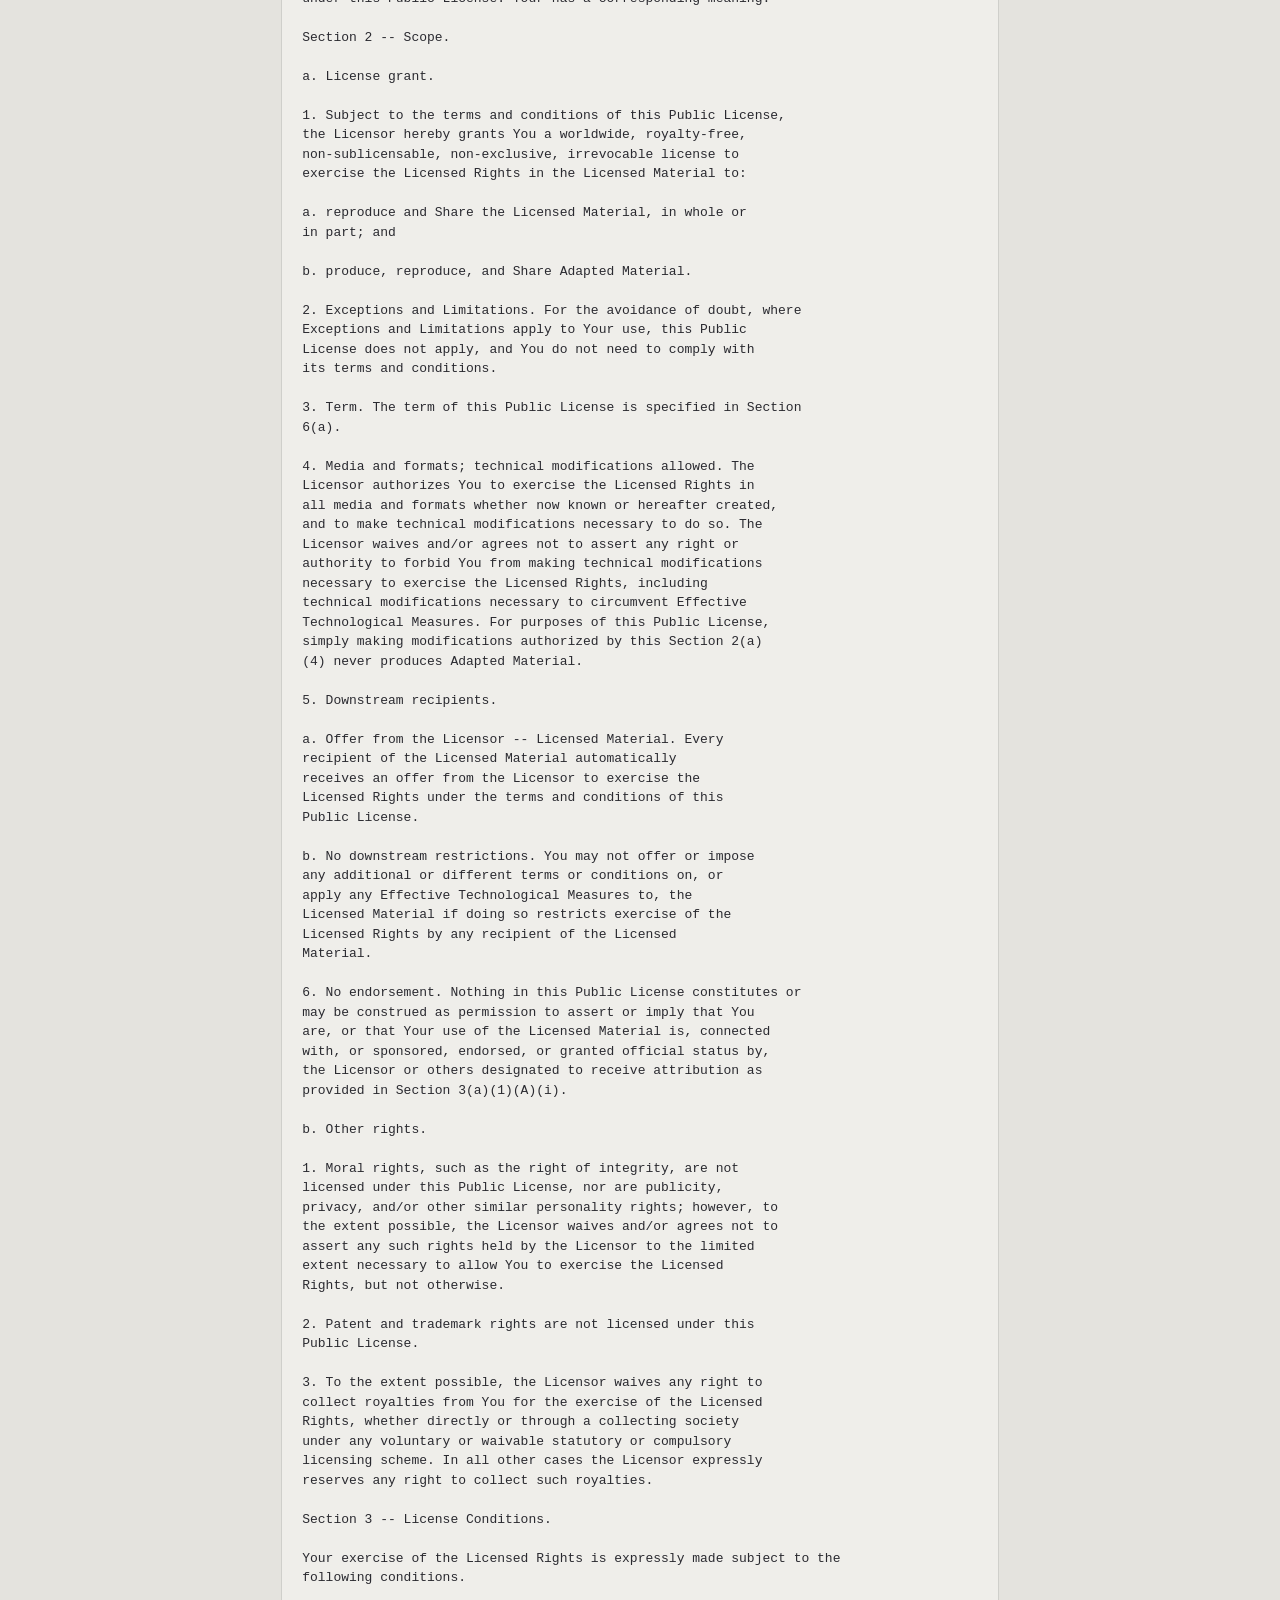
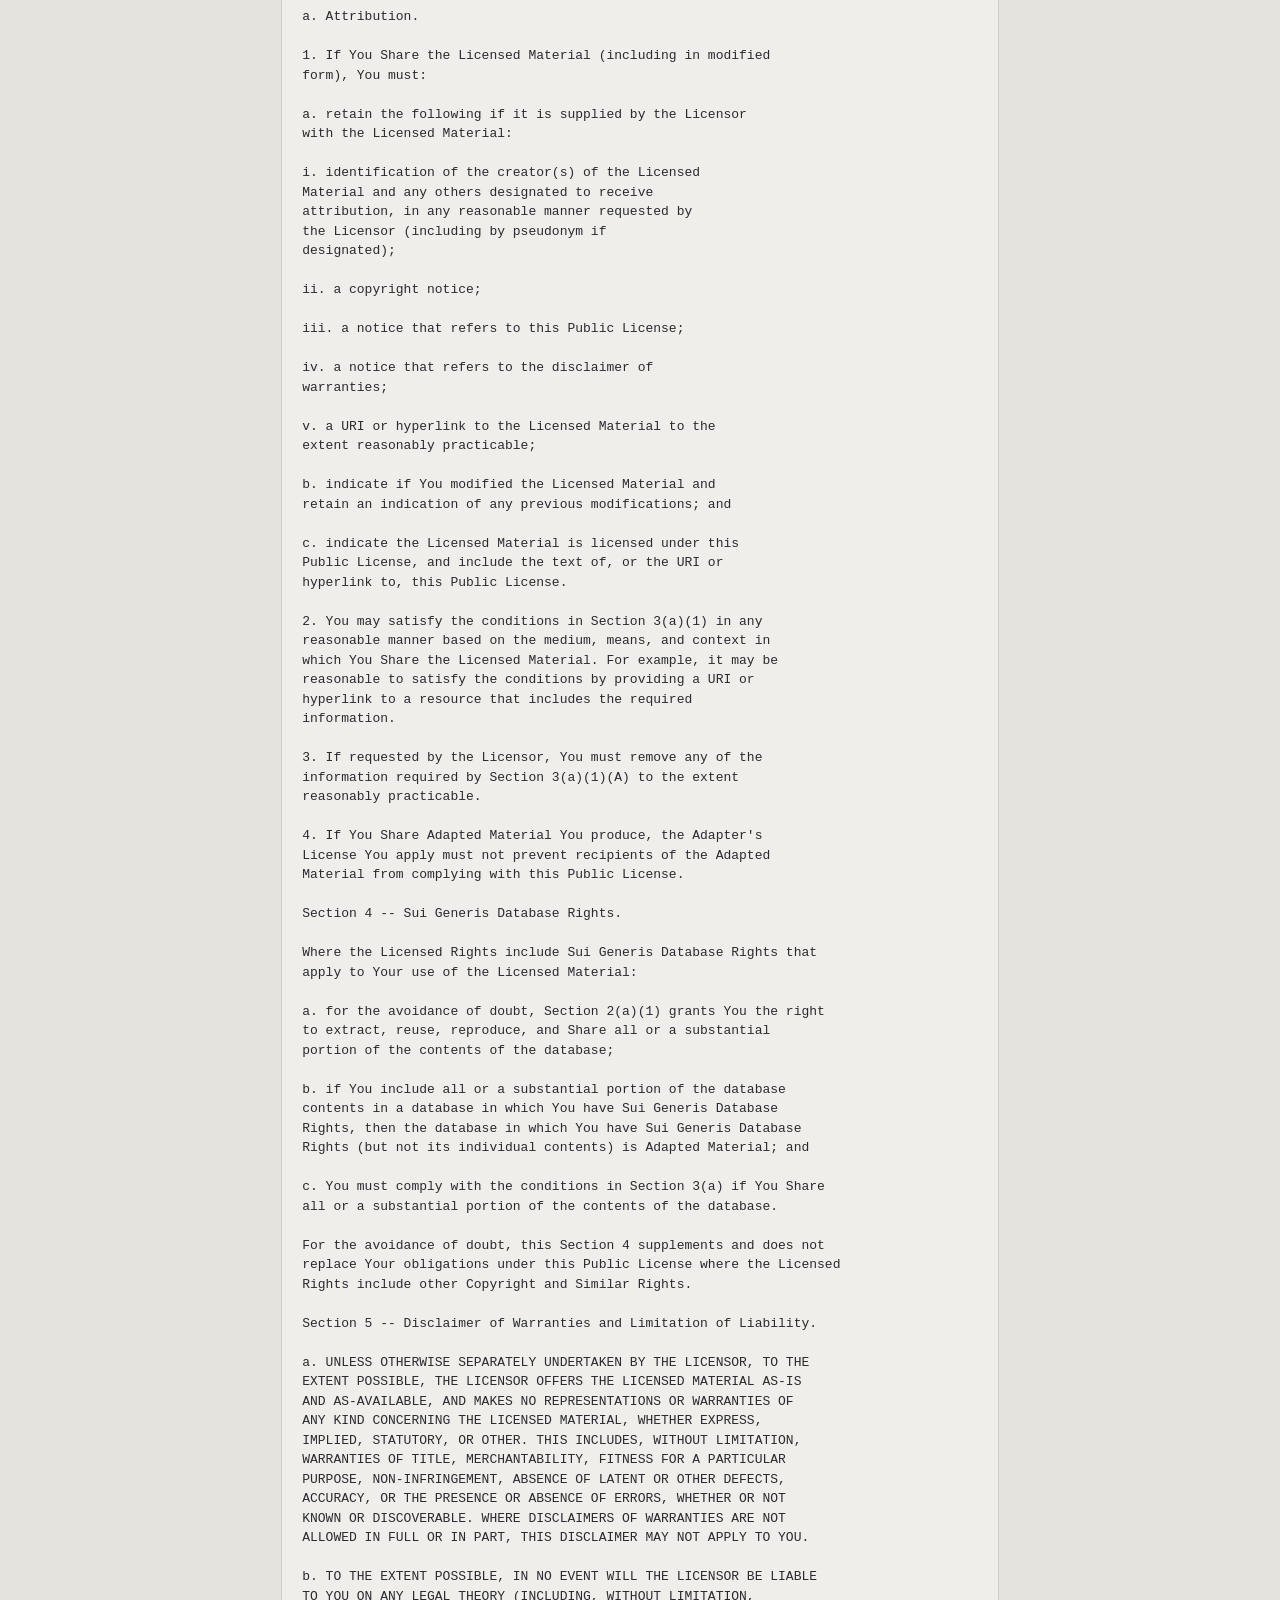
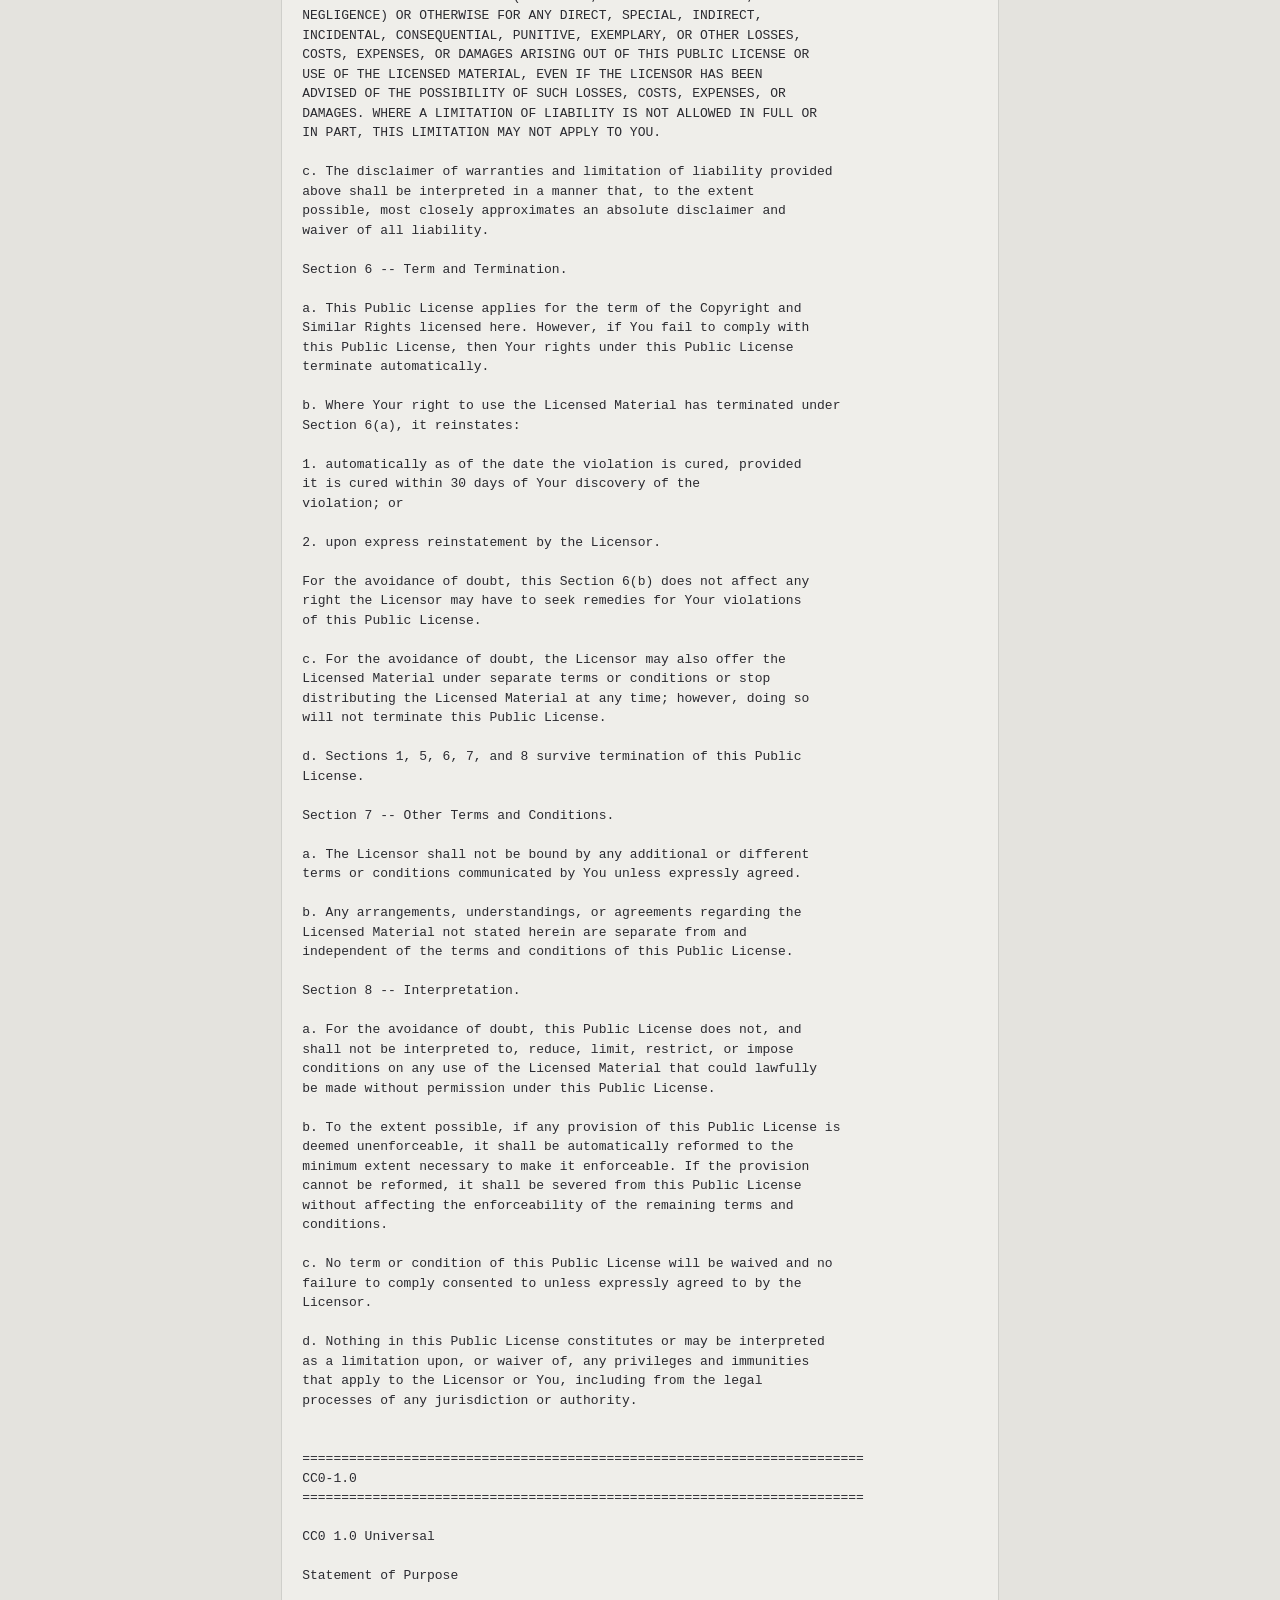
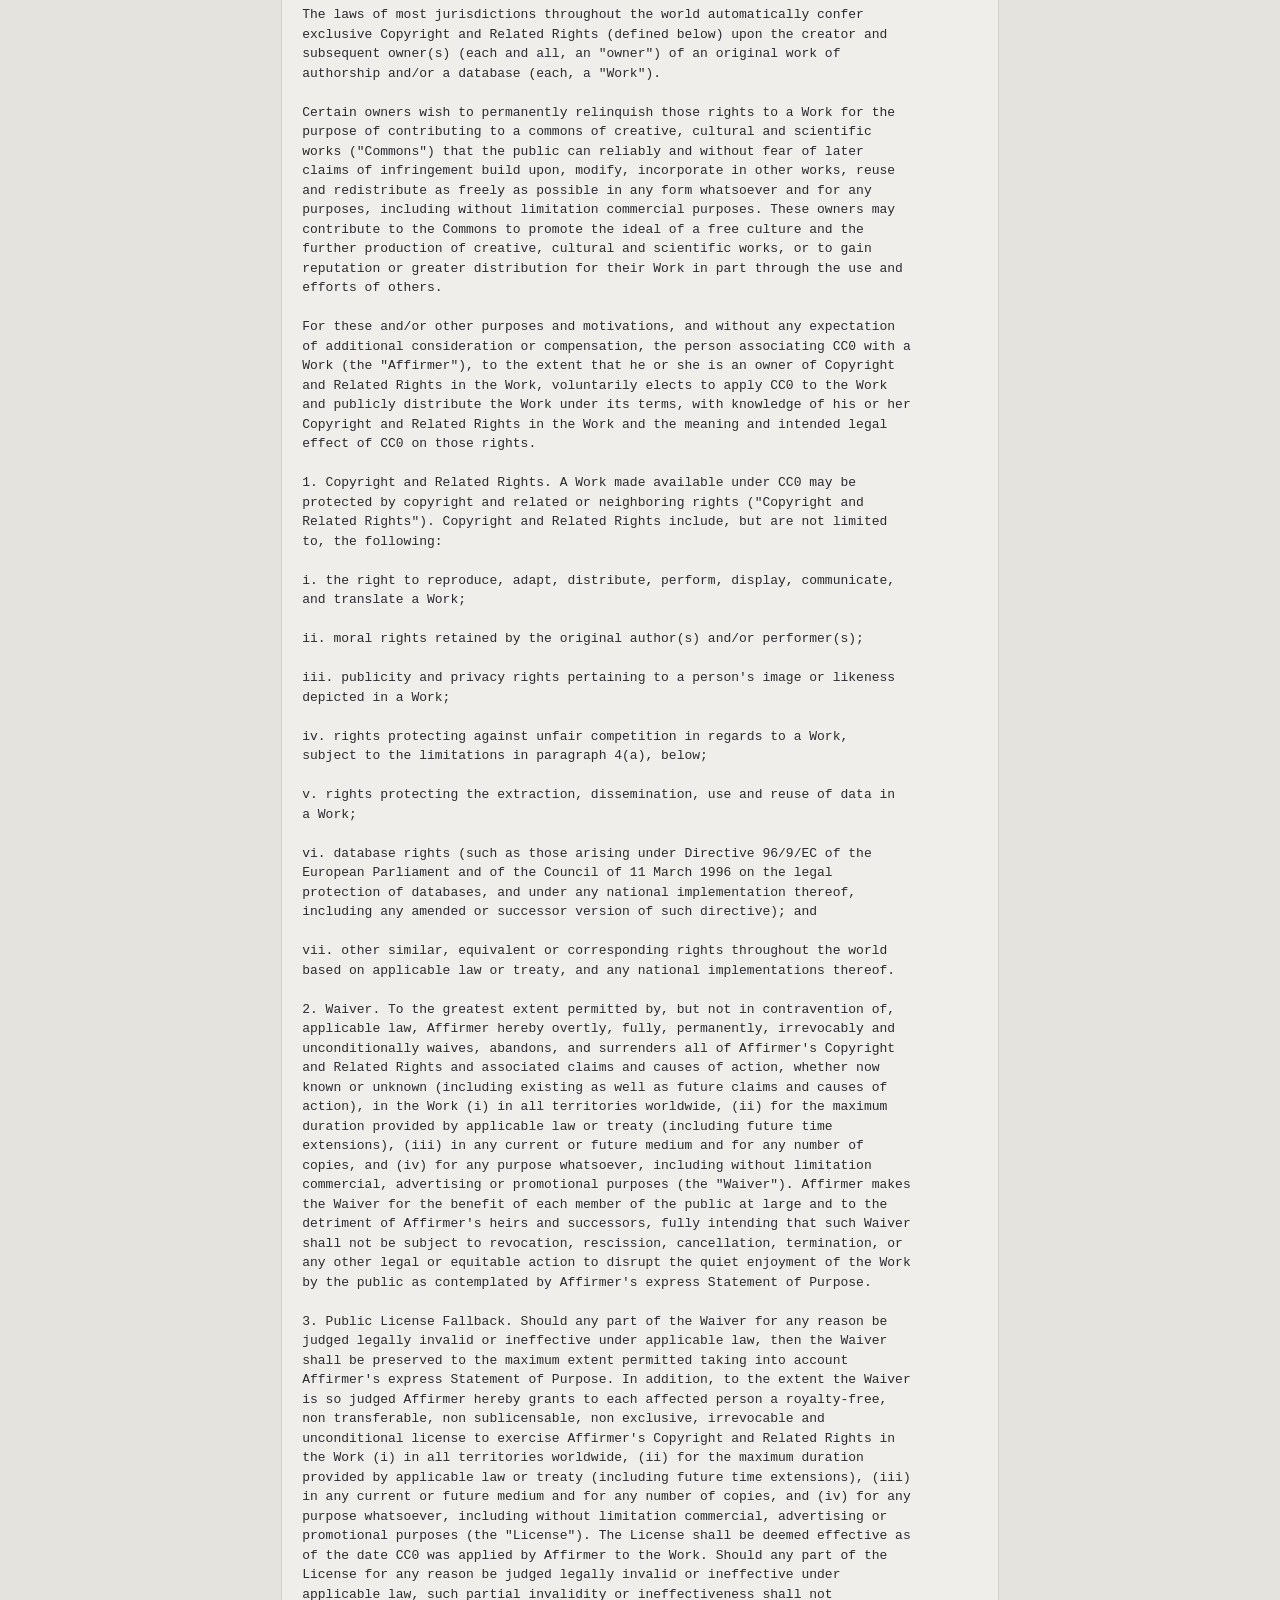
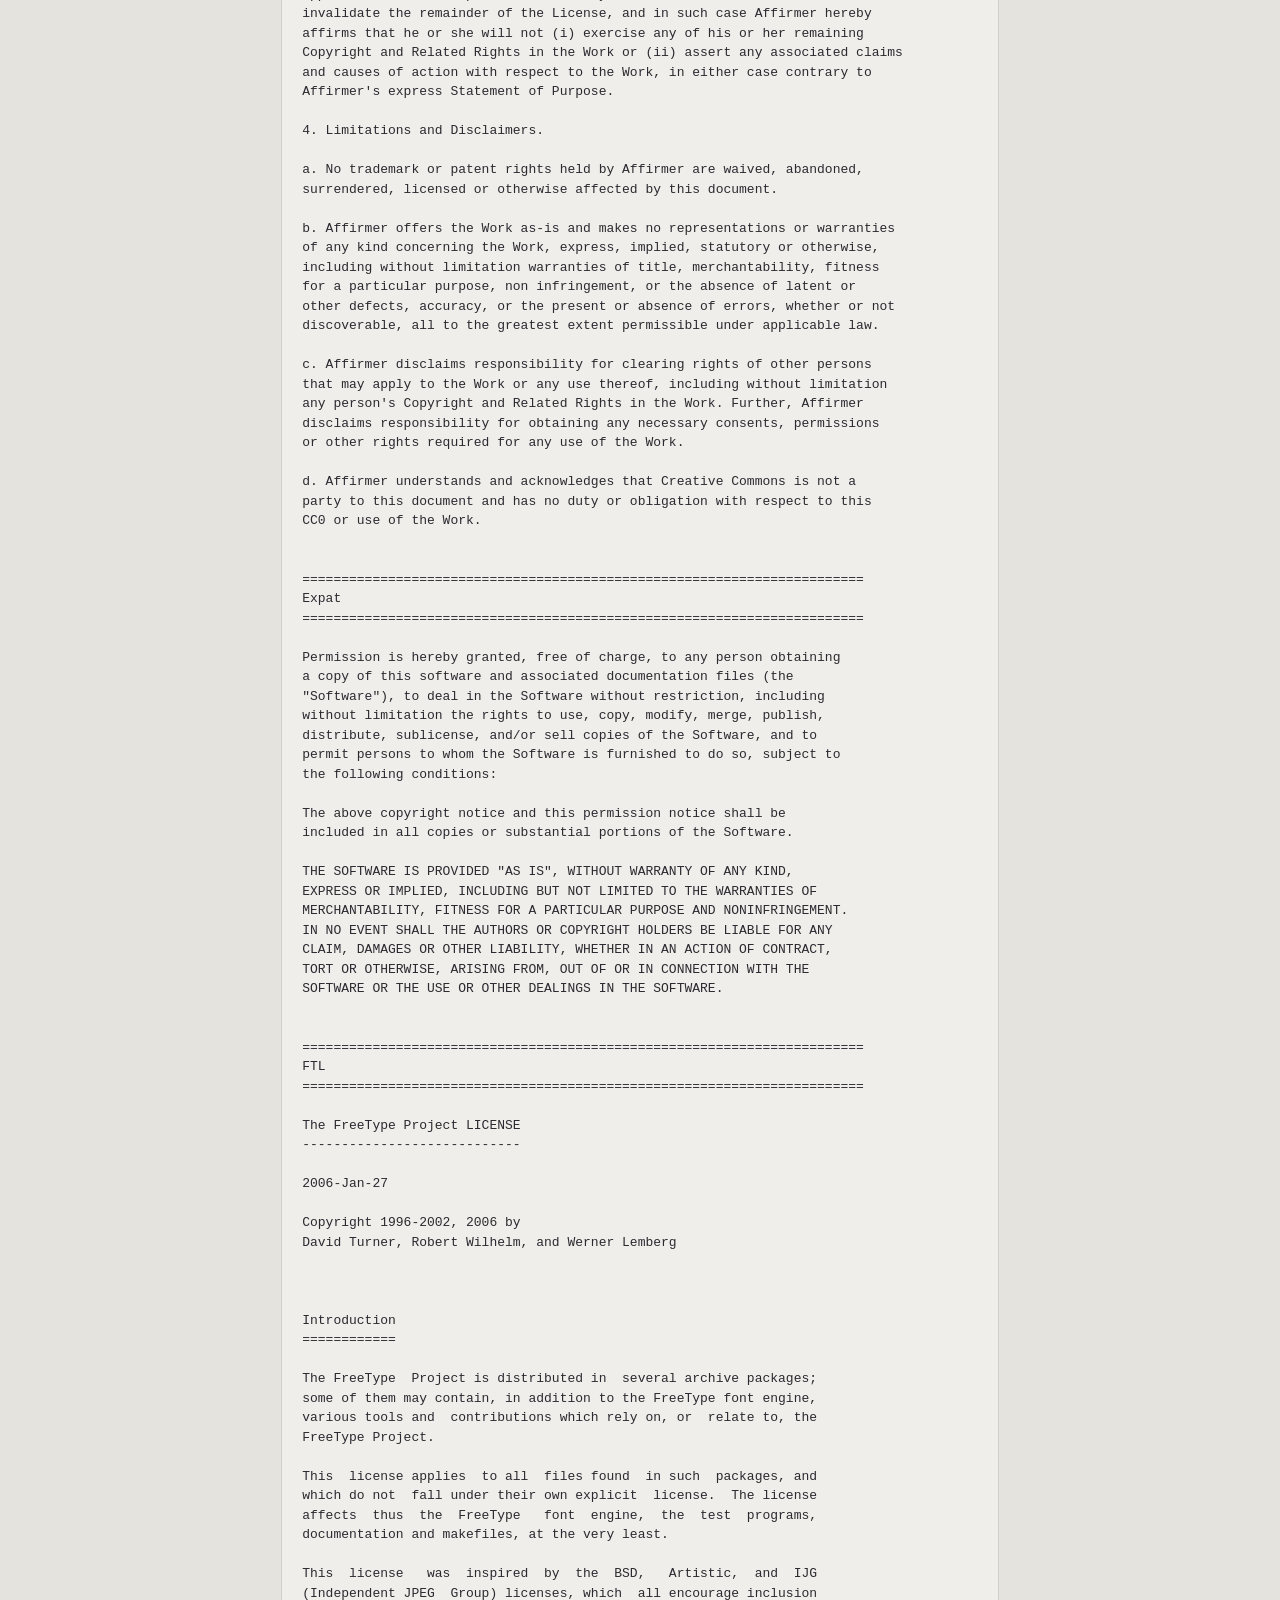
<file: silo-drop/licenses.html>
<!doctype html>
<html lang="en">
<head>
<meta charset="utf-8">
<meta name="viewport" content="width=device-width, initial-scale=1">
<title>Silo Drop Licenses</title>
<link rel="icon" type="image/png" href="../assets/img/sd/icon.png">
<link rel="stylesheet" href="../assets/site.css">
</head>
<body class="doc doc-sd">
<header class="doc-bar"><div class="wrap"><a class="brand" href="../"><svg class="mark" viewBox="112 112 288 300" aria-hidden="true"><path fill="currentColor" fill-opacity="0.42" d="M230 125Q229 239 127 290Q197 219 230 125Z"/><path fill="currentColor" fill-opacity="0.68" d="M292 130Q299 283 158 343Q250 252 292 130Z"/><path fill="currentColor" d="M360 140Q381 334 197 400Q303 286 360 140Z"/></svg>ROMEWORKS</a><a class="app" href="./"><img src="../assets/img/sd/icon.png" alt="">Silo Drop</a></div></header>
<main>
  <h1>Licenses</h1>
  <p>Silo Drop is made with the <a href="https://godotengine.org">Godot Engine</a>,
  which is released under the MIT license along with the third-party components
  listed below, and is set in the Saira typefaces, released under the SIL Open
  Font License. This page is generated from the engine's own license text and
  the font licenses the game ships with.</p>
  <pre>Copyright (c) 2014-present Godot Engine contributors (see AUTHORS.md).
Copyright (c) 2007-2014 Juan Linietsky, Ariel Manzur.

Permission is hereby granted, free of charge, to any person obtaining a copy
of this software and associated documentation files (the "Software"), to deal
in the Software without restriction, including without limitation the rights
to use, copy, modify, merge, publish, distribute, sublicense, and/or sell
copies of the Software, and to permit persons to whom the Software is
furnished to do so, subject to the following conditions:

The above copyright notice and this permission notice shall be included in all
copies or substantial portions of the Software.

THE SOFTWARE IS PROVIDED "AS IS", WITHOUT WARRANTY OF ANY KIND, EXPRESS OR
IMPLIED, INCLUDING BUT NOT LIMITED TO THE WARRANTIES OF MERCHANTABILITY,
FITNESS FOR A PARTICULAR PURPOSE AND NONINFRINGEMENT. IN NO EVENT SHALL THE
AUTHORS OR COPYRIGHT HOLDERS BE LIABLE FOR ANY CLAIM, DAMAGES OR OTHER
LIABILITY, WHETHER IN AN ACTION OF CONTRACT, TORT OR OTHERWISE, ARISING FROM,
OUT OF OR IN CONNECTION WITH THE SOFTWARE OR THE USE OR OTHER DEALINGS IN THE
SOFTWARE.


========================================================================
Apache-2.0
========================================================================

Apache License
Version 2.0, January 2004
http://www.apache.org/licenses/

TERMS AND CONDITIONS FOR USE, REPRODUCTION, AND DISTRIBUTION

1. Definitions.

"License" shall mean the terms and conditions for use, reproduction,
and distribution as defined by Sections 1 through 9 of this document.

"Licensor" shall mean the copyright owner or entity authorized by
the copyright owner that is granting the License.

"Legal Entity" shall mean the union of the acting entity and all
other entities that control, are controlled by, or are under common
control with that entity. For the purposes of this definition,
"control" means (i) the power, direct or indirect, to cause the
direction or management of such entity, whether by contract or
otherwise, or (ii) ownership of fifty percent (50%) or more of the
outstanding shares, or (iii) beneficial ownership of such entity.

"You" (or "Your") shall mean an individual or Legal Entity
exercising permissions granted by this License.

"Source" form shall mean the preferred form for making modifications,
including but not limited to software source code, documentation
source, and configuration files.

"Object" form shall mean any form resulting from mechanical
transformation or translation of a Source form, including but
not limited to compiled object code, generated documentation,
and conversions to other media types.

"Work" shall mean the work of authorship, whether in Source or
Object form, made available under the License, as indicated by a
copyright notice that is included in or attached to the work
(an example is provided in the Appendix below).

"Derivative Works" shall mean any work, whether in Source or Object
form, that is based on (or derived from) the Work and for which the
editorial revisions, annotations, elaborations, or other modifications
represent, as a whole, an original work of authorship. For the purposes
of this License, Derivative Works shall not include works that remain
separable from, or merely link (or bind by name) to the interfaces of,
the Work and Derivative Works thereof.

"Contribution" shall mean any work of authorship, including
the original version of the Work and any modifications or additions
to that Work or Derivative Works thereof, that is intentionally
submitted to Licensor for inclusion in the Work by the copyright owner
or by an individual or Legal Entity authorized to submit on behalf of
the copyright owner. For the purposes of this definition, "submitted"
means any form of electronic, verbal, or written communication sent
to the Licensor or its representatives, including but not limited to
communication on electronic mailing lists, source code control systems,
and issue tracking systems that are managed by, or on behalf of, the
Licensor for the purpose of discussing and improving the Work, but
excluding communication that is conspicuously marked or otherwise
designated in writing by the copyright owner as "Not a Contribution."

"Contributor" shall mean Licensor and any individual or Legal Entity
on behalf of whom a Contribution has been received by Licensor and
subsequently incorporated within the Work.

2. Grant of Copyright License. Subject to the terms and conditions of
this License, each Contributor hereby grants to You a perpetual,
worldwide, non-exclusive, no-charge, royalty-free, irrevocable
copyright license to reproduce, prepare Derivative Works of,
publicly display, publicly perform, sublicense, and distribute the
Work and such Derivative Works in Source or Object form.

3. Grant of Patent License. Subject to the terms and conditions of
this License, each Contributor hereby grants to You a perpetual,
worldwide, non-exclusive, no-charge, royalty-free, irrevocable
(except as stated in this section) patent license to make, have made,
use, offer to sell, sell, import, and otherwise transfer the Work,
where such license applies only to those patent claims licensable
by such Contributor that are necessarily infringed by their
Contribution(s) alone or by combination of their Contribution(s)
with the Work to which such Contribution(s) was submitted. If You
institute patent litigation against any entity (including a
cross-claim or counterclaim in a lawsuit) alleging that the Work
or a Contribution incorporated within the Work constitutes direct
or contributory patent infringement, then any patent licenses
granted to You under this License for that Work shall terminate
as of the date such litigation is filed.

4. Redistribution. You may reproduce and distribute copies of the
Work or Derivative Works thereof in any medium, with or without
modifications, and in Source or Object form, provided that You
meet the following conditions:

(a) You must give any other recipients of the Work or
Derivative Works a copy of this License; and

(b) You must cause any modified files to carry prominent notices
stating that You changed the files; and

(c) You must retain, in the Source form of any Derivative Works
that You distribute, all copyright, patent, trademark, and
attribution notices from the Source form of the Work,
excluding those notices that do not pertain to any part of
the Derivative Works; and

(d) If the Work includes a "NOTICE" text file as part of its
distribution, then any Derivative Works that You distribute must
include a readable copy of the attribution notices contained
within such NOTICE file, excluding those notices that do not
pertain to any part of the Derivative Works, in at least one
of the following places: within a NOTICE text file distributed
as part of the Derivative Works; within the Source form or
documentation, if provided along with the Derivative Works; or,
within a display generated by the Derivative Works, if and
wherever such third-party notices normally appear. The contents
of the NOTICE file are for informational purposes only and
do not modify the License. You may add Your own attribution
notices within Derivative Works that You distribute, alongside
or as an addendum to the NOTICE text from the Work, provided
that such additional attribution notices cannot be construed
as modifying the License.

You may add Your own copyright statement to Your modifications and
may provide additional or different license terms and conditions
for use, reproduction, or distribution of Your modifications, or
for any such Derivative Works as a whole, provided Your use,
reproduction, and distribution of the Work otherwise complies with
the conditions stated in this License.

5. Submission of Contributions. Unless You explicitly state otherwise,
any Contribution intentionally submitted for inclusion in the Work
by You to the Licensor shall be under the terms and conditions of
this License, without any additional terms or conditions.
Notwithstanding the above, nothing herein shall supersede or modify
the terms of any separate license agreement you may have executed
with Licensor regarding such Contributions.

6. Trademarks. This License does not grant permission to use the trade
names, trademarks, service marks, or product names of the Licensor,
except as required for reasonable and customary use in describing the
origin of the Work and reproducing the content of the NOTICE file.

7. Disclaimer of Warranty. Unless required by applicable law or
agreed to in writing, Licensor provides the Work (and each
Contributor provides its Contributions) on an "AS IS" BASIS,
WITHOUT WARRANTIES OR CONDITIONS OF ANY KIND, either express or
implied, including, without limitation, any warranties or conditions
of TITLE, NON-INFRINGEMENT, MERCHANTABILITY, or FITNESS FOR A
PARTICULAR PURPOSE. You are solely responsible for determining the
appropriateness of using or redistributing the Work and assume any
risks associated with Your exercise of permissions under this License.

8. Limitation of Liability. In no event and under no legal theory,
whether in tort (including negligence), contract, or otherwise,
unless required by applicable law (such as deliberate and grossly
negligent acts) or agreed to in writing, shall any Contributor be
liable to You for damages, including any direct, indirect, special,
incidental, or consequential damages of any character arising as a
result of this License or out of the use or inability to use the
Work (including but not limited to damages for loss of goodwill,
work stoppage, computer failure or malfunction, or any and all
other commercial damages or losses), even if such Contributor
has been advised of the possibility of such damages.

9. Accepting Warranty or Additional Liability. While redistributing
the Work or Derivative Works thereof, You may choose to offer,
and charge a fee for, acceptance of support, warranty, indemnity,
or other liability obligations and/or rights consistent with this
License. However, in accepting such obligations, You may act only
on Your own behalf and on Your sole responsibility, not on behalf
of any other Contributor, and only if You agree to indemnify,
defend, and hold each Contributor harmless for any liability
incurred by, or claims asserted against, such Contributor by reason
of your accepting any such warranty or additional liability.

END OF TERMS AND CONDITIONS

APPENDIX: How to apply the Apache License to your work.

To apply the Apache License to your work, attach the following
boilerplate notice, with the fields enclosed by brackets "[]"
replaced with your own identifying information. (Don't include
the brackets!)  The text should be enclosed in the appropriate
comment syntax for the file format. We also recommend that a
file or class name and description of purpose be included on the
same "printed page" as the copyright notice for easier
identification within third-party archives.

Copyright [yyyy] [name of copyright owner]

Licensed under the Apache License, Version 2.0 (the "License");
you may not use this file except in compliance with the License.
You may obtain a copy of the License at

http://www.apache.org/licenses/LICENSE-2.0

Unless required by applicable law or agreed to in writing, software
distributed under the License is distributed on an "AS IS" BASIS,
WITHOUT WARRANTIES OR CONDITIONS OF ANY KIND, either express or implied.
See the License for the specific language governing permissions and
limitations under the License.


========================================================================
BSD-2-clause
========================================================================

Redistribution and use in source and binary forms, with or without
modification, are permitted provided that the following conditions are met:

* Redistributions of source code must retain the above copyright notice, this
list of conditions and the following disclaimer.

* Redistributions in binary form must reproduce the above copyright notice,
this list of conditions and the following disclaimer in the documentation
and/or other materials provided with the distribution.

THIS SOFTWARE IS PROVIDED BY THE COPYRIGHT HOLDERS AND CONTRIBUTORS "AS IS" AND
ANY EXPRESS OR IMPLIED WARRANTIES, INCLUDING, BUT NOT LIMITED TO, THE IMPLIED
WARRANTIES OF MERCHANTABILITY AND FITNESS FOR A PARTICULAR PURPOSE ARE
DISCLAIMED. IN NO EVENT SHALL THE COPYRIGHT HOLDER OR CONTRIBUTORS BE LIABLE
FOR ANY DIRECT, INDIRECT, INCIDENTAL, SPECIAL, EXEMPLARY, OR CONSEQUENTIAL
DAMAGES (INCLUDING, BUT NOT LIMITED TO, PROCUREMENT OF SUBSTITUTE GOODS OR
SERVICES; LOSS OF USE, DATA, OR PROFITS; OR BUSINESS INTERRUPTION) HOWEVER
CAUSED AND ON ANY THEORY OF LIABILITY, WHETHER IN CONTRACT, STRICT LIABILITY,
OR TORT (INCLUDING NEGLIGENCE OR OTHERWISE) ARISING IN ANY WAY OUT OF THE USE
OF THIS SOFTWARE, EVEN IF ADVISED OF THE POSSIBILITY OF SUCH DAMAGE.


========================================================================
BSD-3-clause
========================================================================

Redistribution and use in source and binary forms, with or without
modification, are permitted provided that the following conditions
are met:

1. Redistributions of source code must retain the above copyright
notice, this list of conditions and the following disclaimer.

2. Redistributions in binary form must reproduce the above copyright
notice, this list of conditions and the following disclaimer in the
documentation and/or other materials provided with the distribution.

3. Neither the name of the copyright holder nor the names of its
contributors may be used to endorse or promote products derived from
this software without specific prior written permission.

THIS SOFTWARE IS PROVIDED BY THE REGENTS AND CONTRIBUTORS ``AS IS'' AND
ANY EXPRESS OR IMPLIED WARRANTIES, INCLUDING, BUT NOT LIMITED TO, THE
IMPLIED WARRANTIES OF MERCHANTABILITY AND FITNESS FOR A PARTICULAR PURPOSE
ARE DISCLAIMED.  IN NO EVENT SHALL THE REGENTS OR CONTRIBUTORS BE LIABLE
FOR ANY DIRECT, INDIRECT, INCIDENTAL, SPECIAL, EXEMPLARY, OR CONSEQUENTIAL
DAMAGES (INCLUDING, BUT NOT LIMITED TO, PROCUREMENT OF SUBSTITUTE GOODS
OR SERVICES; LOSS OF USE, DATA, OR PROFITS; OR BUSINESS INTERRUPTION)
HOWEVER CAUSED AND ON ANY THEORY OF LIABILITY, WHETHER IN CONTRACT, STRICT
LIABILITY, OR TORT (INCLUDING NEGLIGENCE OR OTHERWISE) ARISING IN ANY WAY
OUT OF THE USE OF THIS SOFTWARE, EVEN IF ADVISED OF THE POSSIBILITY OF
SUCH DAMAGE.


========================================================================
BSL-1.0
========================================================================

Boost Software License - Version 1.0 - August 17th, 2003

Permission is hereby granted, free of charge, to any person or organization
obtaining a copy of the software and accompanying documentation covered by
this license (the "Software") to use, reproduce, display, distribute,
execute, and transmit the Software, and to prepare derivative works of the
Software, and to permit third-parties to whom the Software is furnished to
do so, all subject to the following:

The copyright notices in the Software and this entire statement, including
the above license grant, this restriction and the following disclaimer,
must be included in all copies of the Software, in whole or in part, and
all derivative works of the Software, unless such copies or derivative
works are solely in the form of machine-executable object code generated by
a source language processor.

THE SOFTWARE IS PROVIDED "AS IS", WITHOUT WARRANTY OF ANY KIND, EXPRESS OR
IMPLIED, INCLUDING BUT NOT LIMITED TO THE WARRANTIES OF MERCHANTABILITY,
FITNESS FOR A PARTICULAR PURPOSE, TITLE AND NON-INFRINGEMENT. IN NO EVENT
SHALL THE COPYRIGHT HOLDERS OR ANYONE DISTRIBUTING THE SOFTWARE BE LIABLE
FOR ANY DAMAGES OR OTHER LIABILITY, WHETHER IN CONTRACT, TORT OR OTHERWISE,
ARISING FROM, OUT OF OR IN CONNECTION WITH THE SOFTWARE OR THE USE OR OTHER
DEALINGS IN THE SOFTWARE.


========================================================================
CC-BY-4.0
========================================================================

Creative Commons Attribution 4.0 International Public License

By exercising the Licensed Rights (defined below), You accept and agree
to be bound by the terms and conditions of this Creative Commons
Attribution 4.0 International Public License ("Public
License"). To the extent this Public License may be interpreted as a
contract, You are granted the Licensed Rights in consideration of Your
acceptance of these terms and conditions, and the Licensor grants You
such rights in consideration of benefits the Licensor receives from
making the Licensed Material available under these terms and
conditions.

Section 1 -- Definitions.

a. Adapted Material means material subject to Copyright and Similar
Rights that is derived from or based upon the Licensed Material
and in which the Licensed Material is translated, altered,
arranged, transformed, or otherwise modified in a manner requiring
permission under the Copyright and Similar Rights held by the
Licensor. For purposes of this Public License, where the Licensed
Material is a musical work, performance, or sound recording,
Adapted Material is always produced where the Licensed Material is
synched in timed relation with a moving image.

b. Adapter's License means the license You apply to Your Copyright
and Similar Rights in Your contributions to Adapted Material in
accordance with the terms and conditions of this Public License.

c. Copyright and Similar Rights means copyright and/or similar rights
closely related to copyright including, without limitation,
performance, broadcast, sound recording, and Sui Generis Database
Rights, without regard to how the rights are labeled or
categorized. For purposes of this Public License, the rights
specified in Section 2(b)(1)-(2) are not Copyright and Similar
Rights.

d. Effective Technological Measures means those measures that, in the
absence of proper authority, may not be circumvented under laws
fulfilling obligations under Article 11 of the WIPO Copyright
Treaty adopted on December 20, 1996, and/or similar international
agreements.

e. Exceptions and Limitations means fair use, fair dealing, and/or
any other exception or limitation to Copyright and Similar Rights
that applies to Your use of the Licensed Material.

f. Licensed Material means the artistic or literary work, database,
or other material to which the Licensor applied this Public
License.

g. Licensed Rights means the rights granted to You subject to the
terms and conditions of this Public License, which are limited to
all Copyright and Similar Rights that apply to Your use of the
Licensed Material and that the Licensor has authority to license.

h. Licensor means the individual(s) or entity(ies) granting rights
under this Public License.

i. Share means to provide material to the public by any means or
process that requires permission under the Licensed Rights, such
as reproduction, public display, public performance, distribution,
dissemination, communication, or importation, and to make material
available to the public including in ways that members of the
public may access the material from a place and at a time
individually chosen by them.

j. Sui Generis Database Rights means rights other than copyright
resulting from Directive 96/9/EC of the European Parliament and of
the Council of 11 March 1996 on the legal protection of databases,
as amended and/or succeeded, as well as other essentially
equivalent rights anywhere in the world.

k. You means the individual or entity exercising the Licensed Rights
under this Public License. Your has a corresponding meaning.

Section 2 -- Scope.

a. License grant.

1. Subject to the terms and conditions of this Public License,
the Licensor hereby grants You a worldwide, royalty-free,
non-sublicensable, non-exclusive, irrevocable license to
exercise the Licensed Rights in the Licensed Material to:

a. reproduce and Share the Licensed Material, in whole or
in part; and

b. produce, reproduce, and Share Adapted Material.

2. Exceptions and Limitations. For the avoidance of doubt, where
Exceptions and Limitations apply to Your use, this Public
License does not apply, and You do not need to comply with
its terms and conditions.

3. Term. The term of this Public License is specified in Section
6(a).

4. Media and formats; technical modifications allowed. The
Licensor authorizes You to exercise the Licensed Rights in
all media and formats whether now known or hereafter created,
and to make technical modifications necessary to do so. The
Licensor waives and/or agrees not to assert any right or
authority to forbid You from making technical modifications
necessary to exercise the Licensed Rights, including
technical modifications necessary to circumvent Effective
Technological Measures. For purposes of this Public License,
simply making modifications authorized by this Section 2(a)
(4) never produces Adapted Material.

5. Downstream recipients.

a. Offer from the Licensor -- Licensed Material. Every
recipient of the Licensed Material automatically
receives an offer from the Licensor to exercise the
Licensed Rights under the terms and conditions of this
Public License.

b. No downstream restrictions. You may not offer or impose
any additional or different terms or conditions on, or
apply any Effective Technological Measures to, the
Licensed Material if doing so restricts exercise of the
Licensed Rights by any recipient of the Licensed
Material.

6. No endorsement. Nothing in this Public License constitutes or
may be construed as permission to assert or imply that You
are, or that Your use of the Licensed Material is, connected
with, or sponsored, endorsed, or granted official status by,
the Licensor or others designated to receive attribution as
provided in Section 3(a)(1)(A)(i).

b. Other rights.

1. Moral rights, such as the right of integrity, are not
licensed under this Public License, nor are publicity,
privacy, and/or other similar personality rights; however, to
the extent possible, the Licensor waives and/or agrees not to
assert any such rights held by the Licensor to the limited
extent necessary to allow You to exercise the Licensed
Rights, but not otherwise.

2. Patent and trademark rights are not licensed under this
Public License.

3. To the extent possible, the Licensor waives any right to
collect royalties from You for the exercise of the Licensed
Rights, whether directly or through a collecting society
under any voluntary or waivable statutory or compulsory
licensing scheme. In all other cases the Licensor expressly
reserves any right to collect such royalties.

Section 3 -- License Conditions.

Your exercise of the Licensed Rights is expressly made subject to the
following conditions.

a. Attribution.

1. If You Share the Licensed Material (including in modified
form), You must:

a. retain the following if it is supplied by the Licensor
with the Licensed Material:

i. identification of the creator(s) of the Licensed
Material and any others designated to receive
attribution, in any reasonable manner requested by
the Licensor (including by pseudonym if
designated);

ii. a copyright notice;

iii. a notice that refers to this Public License;

iv. a notice that refers to the disclaimer of
warranties;

v. a URI or hyperlink to the Licensed Material to the
extent reasonably practicable;

b. indicate if You modified the Licensed Material and
retain an indication of any previous modifications; and

c. indicate the Licensed Material is licensed under this
Public License, and include the text of, or the URI or
hyperlink to, this Public License.

2. You may satisfy the conditions in Section 3(a)(1) in any
reasonable manner based on the medium, means, and context in
which You Share the Licensed Material. For example, it may be
reasonable to satisfy the conditions by providing a URI or
hyperlink to a resource that includes the required
information.

3. If requested by the Licensor, You must remove any of the
information required by Section 3(a)(1)(A) to the extent
reasonably practicable.

4. If You Share Adapted Material You produce, the Adapter's
License You apply must not prevent recipients of the Adapted
Material from complying with this Public License.

Section 4 -- Sui Generis Database Rights.

Where the Licensed Rights include Sui Generis Database Rights that
apply to Your use of the Licensed Material:

a. for the avoidance of doubt, Section 2(a)(1) grants You the right
to extract, reuse, reproduce, and Share all or a substantial
portion of the contents of the database;

b. if You include all or a substantial portion of the database
contents in a database in which You have Sui Generis Database
Rights, then the database in which You have Sui Generis Database
Rights (but not its individual contents) is Adapted Material; and

c. You must comply with the conditions in Section 3(a) if You Share
all or a substantial portion of the contents of the database.

For the avoidance of doubt, this Section 4 supplements and does not
replace Your obligations under this Public License where the Licensed
Rights include other Copyright and Similar Rights.

Section 5 -- Disclaimer of Warranties and Limitation of Liability.

a. UNLESS OTHERWISE SEPARATELY UNDERTAKEN BY THE LICENSOR, TO THE
EXTENT POSSIBLE, THE LICENSOR OFFERS THE LICENSED MATERIAL AS-IS
AND AS-AVAILABLE, AND MAKES NO REPRESENTATIONS OR WARRANTIES OF
ANY KIND CONCERNING THE LICENSED MATERIAL, WHETHER EXPRESS,
IMPLIED, STATUTORY, OR OTHER. THIS INCLUDES, WITHOUT LIMITATION,
WARRANTIES OF TITLE, MERCHANTABILITY, FITNESS FOR A PARTICULAR
PURPOSE, NON-INFRINGEMENT, ABSENCE OF LATENT OR OTHER DEFECTS,
ACCURACY, OR THE PRESENCE OR ABSENCE OF ERRORS, WHETHER OR NOT
KNOWN OR DISCOVERABLE. WHERE DISCLAIMERS OF WARRANTIES ARE NOT
ALLOWED IN FULL OR IN PART, THIS DISCLAIMER MAY NOT APPLY TO YOU.

b. TO THE EXTENT POSSIBLE, IN NO EVENT WILL THE LICENSOR BE LIABLE
TO YOU ON ANY LEGAL THEORY (INCLUDING, WITHOUT LIMITATION,
NEGLIGENCE) OR OTHERWISE FOR ANY DIRECT, SPECIAL, INDIRECT,
INCIDENTAL, CONSEQUENTIAL, PUNITIVE, EXEMPLARY, OR OTHER LOSSES,
COSTS, EXPENSES, OR DAMAGES ARISING OUT OF THIS PUBLIC LICENSE OR
USE OF THE LICENSED MATERIAL, EVEN IF THE LICENSOR HAS BEEN
ADVISED OF THE POSSIBILITY OF SUCH LOSSES, COSTS, EXPENSES, OR
DAMAGES. WHERE A LIMITATION OF LIABILITY IS NOT ALLOWED IN FULL OR
IN PART, THIS LIMITATION MAY NOT APPLY TO YOU.

c. The disclaimer of warranties and limitation of liability provided
above shall be interpreted in a manner that, to the extent
possible, most closely approximates an absolute disclaimer and
waiver of all liability.

Section 6 -- Term and Termination.

a. This Public License applies for the term of the Copyright and
Similar Rights licensed here. However, if You fail to comply with
this Public License, then Your rights under this Public License
terminate automatically.

b. Where Your right to use the Licensed Material has terminated under
Section 6(a), it reinstates:

1. automatically as of the date the violation is cured, provided
it is cured within 30 days of Your discovery of the
violation; or

2. upon express reinstatement by the Licensor.

For the avoidance of doubt, this Section 6(b) does not affect any
right the Licensor may have to seek remedies for Your violations
of this Public License.

c. For the avoidance of doubt, the Licensor may also offer the
Licensed Material under separate terms or conditions or stop
distributing the Licensed Material at any time; however, doing so
will not terminate this Public License.

d. Sections 1, 5, 6, 7, and 8 survive termination of this Public
License.

Section 7 -- Other Terms and Conditions.

a. The Licensor shall not be bound by any additional or different
terms or conditions communicated by You unless expressly agreed.

b. Any arrangements, understandings, or agreements regarding the
Licensed Material not stated herein are separate from and
independent of the terms and conditions of this Public License.

Section 8 -- Interpretation.

a. For the avoidance of doubt, this Public License does not, and
shall not be interpreted to, reduce, limit, restrict, or impose
conditions on any use of the Licensed Material that could lawfully
be made without permission under this Public License.

b. To the extent possible, if any provision of this Public License is
deemed unenforceable, it shall be automatically reformed to the
minimum extent necessary to make it enforceable. If the provision
cannot be reformed, it shall be severed from this Public License
without affecting the enforceability of the remaining terms and
conditions.

c. No term or condition of this Public License will be waived and no
failure to comply consented to unless expressly agreed to by the
Licensor.

d. Nothing in this Public License constitutes or may be interpreted
as a limitation upon, or waiver of, any privileges and immunities
that apply to the Licensor or You, including from the legal
processes of any jurisdiction or authority.


========================================================================
CC0-1.0
========================================================================

CC0 1.0 Universal

Statement of Purpose

The laws of most jurisdictions throughout the world automatically confer
exclusive Copyright and Related Rights (defined below) upon the creator and
subsequent owner(s) (each and all, an "owner") of an original work of
authorship and/or a database (each, a "Work").

Certain owners wish to permanently relinquish those rights to a Work for the
purpose of contributing to a commons of creative, cultural and scientific
works ("Commons") that the public can reliably and without fear of later
claims of infringement build upon, modify, incorporate in other works, reuse
and redistribute as freely as possible in any form whatsoever and for any
purposes, including without limitation commercial purposes. These owners may
contribute to the Commons to promote the ideal of a free culture and the
further production of creative, cultural and scientific works, or to gain
reputation or greater distribution for their Work in part through the use and
efforts of others.

For these and/or other purposes and motivations, and without any expectation
of additional consideration or compensation, the person associating CC0 with a
Work (the "Affirmer"), to the extent that he or she is an owner of Copyright
and Related Rights in the Work, voluntarily elects to apply CC0 to the Work
and publicly distribute the Work under its terms, with knowledge of his or her
Copyright and Related Rights in the Work and the meaning and intended legal
effect of CC0 on those rights.

1. Copyright and Related Rights. A Work made available under CC0 may be
protected by copyright and related or neighboring rights ("Copyright and
Related Rights"). Copyright and Related Rights include, but are not limited
to, the following:

i. the right to reproduce, adapt, distribute, perform, display, communicate,
and translate a Work;

ii. moral rights retained by the original author(s) and/or performer(s);

iii. publicity and privacy rights pertaining to a person's image or likeness
depicted in a Work;

iv. rights protecting against unfair competition in regards to a Work,
subject to the limitations in paragraph 4(a), below;

v. rights protecting the extraction, dissemination, use and reuse of data in
a Work;

vi. database rights (such as those arising under Directive 96/9/EC of the
European Parliament and of the Council of 11 March 1996 on the legal
protection of databases, and under any national implementation thereof,
including any amended or successor version of such directive); and

vii. other similar, equivalent or corresponding rights throughout the world
based on applicable law or treaty, and any national implementations thereof.

2. Waiver. To the greatest extent permitted by, but not in contravention of,
applicable law, Affirmer hereby overtly, fully, permanently, irrevocably and
unconditionally waives, abandons, and surrenders all of Affirmer's Copyright
and Related Rights and associated claims and causes of action, whether now
known or unknown (including existing as well as future claims and causes of
action), in the Work (i) in all territories worldwide, (ii) for the maximum
duration provided by applicable law or treaty (including future time
extensions), (iii) in any current or future medium and for any number of
copies, and (iv) for any purpose whatsoever, including without limitation
commercial, advertising or promotional purposes (the "Waiver"). Affirmer makes
the Waiver for the benefit of each member of the public at large and to the
detriment of Affirmer's heirs and successors, fully intending that such Waiver
shall not be subject to revocation, rescission, cancellation, termination, or
any other legal or equitable action to disrupt the quiet enjoyment of the Work
by the public as contemplated by Affirmer's express Statement of Purpose.

3. Public License Fallback. Should any part of the Waiver for any reason be
judged legally invalid or ineffective under applicable law, then the Waiver
shall be preserved to the maximum extent permitted taking into account
Affirmer's express Statement of Purpose. In addition, to the extent the Waiver
is so judged Affirmer hereby grants to each affected person a royalty-free,
non transferable, non sublicensable, non exclusive, irrevocable and
unconditional license to exercise Affirmer's Copyright and Related Rights in
the Work (i) in all territories worldwide, (ii) for the maximum duration
provided by applicable law or treaty (including future time extensions), (iii)
in any current or future medium and for any number of copies, and (iv) for any
purpose whatsoever, including without limitation commercial, advertising or
promotional purposes (the "License"). The License shall be deemed effective as
of the date CC0 was applied by Affirmer to the Work. Should any part of the
License for any reason be judged legally invalid or ineffective under
applicable law, such partial invalidity or ineffectiveness shall not
invalidate the remainder of the License, and in such case Affirmer hereby
affirms that he or she will not (i) exercise any of his or her remaining
Copyright and Related Rights in the Work or (ii) assert any associated claims
and causes of action with respect to the Work, in either case contrary to
Affirmer's express Statement of Purpose.

4. Limitations and Disclaimers.

a. No trademark or patent rights held by Affirmer are waived, abandoned,
surrendered, licensed or otherwise affected by this document.

b. Affirmer offers the Work as-is and makes no representations or warranties
of any kind concerning the Work, express, implied, statutory or otherwise,
including without limitation warranties of title, merchantability, fitness
for a particular purpose, non infringement, or the absence of latent or
other defects, accuracy, or the present or absence of errors, whether or not
discoverable, all to the greatest extent permissible under applicable law.

c. Affirmer disclaims responsibility for clearing rights of other persons
that may apply to the Work or any use thereof, including without limitation
any person's Copyright and Related Rights in the Work. Further, Affirmer
disclaims responsibility for obtaining any necessary consents, permissions
or other rights required for any use of the Work.

d. Affirmer understands and acknowledges that Creative Commons is not a
party to this document and has no duty or obligation with respect to this
CC0 or use of the Work.


========================================================================
Expat
========================================================================

Permission is hereby granted, free of charge, to any person obtaining
a copy of this software and associated documentation files (the
"Software"), to deal in the Software without restriction, including
without limitation the rights to use, copy, modify, merge, publish,
distribute, sublicense, and/or sell copies of the Software, and to
permit persons to whom the Software is furnished to do so, subject to
the following conditions:

The above copyright notice and this permission notice shall be
included in all copies or substantial portions of the Software.

THE SOFTWARE IS PROVIDED "AS IS", WITHOUT WARRANTY OF ANY KIND,
EXPRESS OR IMPLIED, INCLUDING BUT NOT LIMITED TO THE WARRANTIES OF
MERCHANTABILITY, FITNESS FOR A PARTICULAR PURPOSE AND NONINFRINGEMENT.
IN NO EVENT SHALL THE AUTHORS OR COPYRIGHT HOLDERS BE LIABLE FOR ANY
CLAIM, DAMAGES OR OTHER LIABILITY, WHETHER IN AN ACTION OF CONTRACT,
TORT OR OTHERWISE, ARISING FROM, OUT OF OR IN CONNECTION WITH THE
SOFTWARE OR THE USE OR OTHER DEALINGS IN THE SOFTWARE.


========================================================================
FTL
========================================================================

The FreeType Project LICENSE
----------------------------

2006-Jan-27

Copyright 1996-2002, 2006 by
David Turner, Robert Wilhelm, and Werner Lemberg



Introduction
============

The FreeType  Project is distributed in  several archive packages;
some of them may contain, in addition to the FreeType font engine,
various tools and  contributions which rely on, or  relate to, the
FreeType Project.

This  license applies  to all  files found  in such  packages, and
which do not  fall under their own explicit  license.  The license
affects  thus  the  FreeType   font  engine,  the  test  programs,
documentation and makefiles, at the very least.

This  license   was  inspired  by  the  BSD,   Artistic,  and  IJG
(Independent JPEG  Group) licenses, which  all encourage inclusion
and  use of  free  software in  commercial  and freeware  products
alike.  As a consequence, its main points are that:

o We don't promise that this software works. However, we will be
interested in any kind of bug reports. (`as is' distribution)

o You can  use this software for whatever you  want, in parts or
full form, without having to pay us. (`royalty-free' usage)

o You may not pretend that  you wrote this software.  If you use
it, or  only parts of it,  in a program,  you must acknowledge
somewhere  in  your  documentation  that  you  have  used  the
FreeType code. (`credits')

We  specifically  permit  and  encourage  the  inclusion  of  this
software, with  or without modifications,  in commercial products.
We  disclaim  all warranties  covering  The  FreeType Project  and
assume no liability related to The FreeType Project.


Finally,  many  people  asked  us  for  a  preferred  form  for  a
credit/disclaimer to use in compliance with this license.  We thus
encourage you to use the following text:

"""
Portions of this software are copyright Â© &lt;year&gt; The FreeType
Project (https://freetype.org).  All rights reserved.
"""

Please replace &lt;year&gt; with the value from the FreeType version you
actually use.


Legal Terms
===========

0. Definitions
--------------

Throughout this license,  the terms `package', `FreeType Project',
and  `FreeType  archive' refer  to  the  set  of files  originally
distributed  by the  authors  (David Turner,  Robert Wilhelm,  and
Werner Lemberg) as the `FreeType Project', be they named as alpha,
beta or final release.

`You' refers to  the licensee, or person using  the project, where
`using' is a generic term including compiling the project's source
code as  well as linking it  to form a  `program' or `executable'.
This  program is  referred to  as  `a program  using the  FreeType
engine'.

This  license applies  to all  files distributed  in  the original
FreeType  Project,   including  all  source   code,  binaries  and
documentation,  unless  otherwise  stated   in  the  file  in  its
original, unmodified form as  distributed in the original archive.
If you are  unsure whether or not a particular  file is covered by
this license, you must contact us to verify this.

The FreeType  Project is copyright (C) 1996-2000  by David Turner,
Robert Wilhelm, and Werner Lemberg.  All rights reserved except as
specified below.

1. No Warranty
--------------

THE FREETYPE PROJECT  IS PROVIDED `AS IS' WITHOUT  WARRANTY OF ANY
KIND, EITHER  EXPRESS OR IMPLIED,  INCLUDING, BUT NOT  LIMITED TO,
WARRANTIES  OF  MERCHANTABILITY   AND  FITNESS  FOR  A  PARTICULAR
PURPOSE.  IN NO EVENT WILL ANY OF THE AUTHORS OR COPYRIGHT HOLDERS
BE LIABLE  FOR ANY DAMAGES CAUSED  BY THE USE OR  THE INABILITY TO
USE, OF THE FREETYPE PROJECT.

2. Redistribution
-----------------

This  license  grants  a  worldwide, royalty-free,  perpetual  and
irrevocable right  and license to use,  execute, perform, compile,
display,  copy,   create  derivative  works   of,  distribute  and
sublicense the  FreeType Project (in  both source and  object code
forms)  and  derivative works  thereof  for  any  purpose; and  to
authorize others  to exercise  some or all  of the  rights granted
herein, subject to the following conditions:

o Redistribution of  source code  must retain this  license file
(`FTL.TXT') unaltered; any  additions, deletions or changes to
the original  files must be clearly  indicated in accompanying
documentation.   The  copyright   notices  of  the  unaltered,
original  files must  be  preserved in  all  copies of  source
files.

o Redistribution in binary form must provide a  disclaimer  that
states  that  the software is based in part of the work of the
FreeType Team,  in  the  distribution  documentation.  We also
encourage you to put an URL to the FreeType web page  in  your
documentation, though this isn't mandatory.

These conditions  apply to any  software derived from or  based on
the FreeType Project,  not just the unmodified files.   If you use
our work, you  must acknowledge us.  However, no  fee need be paid
to us.

3. Advertising
--------------

Neither the  FreeType authors and  contributors nor you  shall use
the name of the  other for commercial, advertising, or promotional
purposes without specific prior written permission.

We suggest,  but do not require, that  you use one or  more of the
following phrases to refer  to this software in your documentation
or advertising  materials: `FreeType Project',  `FreeType Engine',
`FreeType library', or `FreeType Distribution'.

As  you have  not signed  this license,  you are  not  required to
accept  it.   However,  as  the FreeType  Project  is  copyrighted
material, only  this license, or  another one contracted  with the
authors, grants you  the right to use, distribute,  and modify it.
Therefore,  by  using,  distributing,  or modifying  the  FreeType
Project, you indicate that you understand and accept all the terms
of this license.

4. Contacts
-----------

There are two mailing lists related to FreeType:

o freetype@nongnu.org

Discusses general use and applications of FreeType, as well as
future and  wanted additions to the  library and distribution.
If  you are looking  for support,  start in  this list  if you
haven't found anything to help you in the documentation.

o freetype-devel@nongnu.org

Discusses bugs,  as well  as engine internals,  design issues,
specific licenses, porting, etc.

Our home page can be found at

https://freetype.org


========================================================================
HarfBuzz
========================================================================

HarfBuzz is licensed under the so-called "Old MIT" license.  Details follow.
For parts of HarfBuzz that are licensed under different licenses see individual
files names COPYING in subdirectories where applicable.

Copyright (C) 2010,2011,2012,2013,2014,2015,2016,2017,2018,2019,2020  Google, Inc.
Copyright (C) 2018,2019,2020  Ebrahim Byagowi
Copyright (C) 2019,2020  Facebook, Inc.
Copyright (C) 2012  Mozilla Foundation
Copyright (C) 2011  Codethink Limited
Copyright (C) 2008,2010  Nokia Corporation and/or its subsidiary(-ies)
Copyright (C) 2009  Keith Stribley
Copyright (C) 2009  Martin Hosken and SIL International
Copyright (C) 2007  Chris Wilson
Copyright (C) 2005,2006,2020,2021  Behdad Esfahbod
Copyright (C) 2005  David Turner
Copyright (C) 2004,2007,2008,2009,2010  Red Hat, Inc.
Copyright (C) 1998-2004  David Turner and Werner Lemberg

For full copyright notices consult the individual files in the package.


Permission is hereby granted, without written agreement and without
license or royalty fees, to use, copy, modify, and distribute this
software and its documentation for any purpose, provided that the
above copyright notice and the following two paragraphs appear in
all copies of this software.

IN NO EVENT SHALL THE COPYRIGHT HOLDER BE LIABLE TO ANY PARTY FOR
DIRECT, INDIRECT, SPECIAL, INCIDENTAL, OR CONSEQUENTIAL DAMAGES
ARISING OUT OF THE USE OF THIS SOFTWARE AND ITS DOCUMENTATION, EVEN
IF THE COPYRIGHT HOLDER HAS BEEN ADVISED OF THE POSSIBILITY OF SUCH
DAMAGE.

THE COPYRIGHT HOLDER SPECIFICALLY DISCLAIMS ANY WARRANTIES, INCLUDING,
BUT NOT LIMITED TO, THE IMPLIED WARRANTIES OF MERCHANTABILITY AND
FITNESS FOR A PARTICULAR PURPOSE.  THE SOFTWARE PROVIDED HEREUNDER IS
ON AN "AS IS" BASIS, AND THE COPYRIGHT HOLDER HAS NO OBLIGATION TO
PROVIDE MAINTENANCE, SUPPORT, UPDATES, ENHANCEMENTS, OR MODIFICATIONS.


========================================================================
IJG
========================================================================

The authors make NO WARRANTY or representation, either express or implied,
with respect to this software, its quality, accuracy, merchantability, or
fitness for a particular purpose.  This software is provided "AS IS", and you,
its user, assume the entire risk as to its quality and accuracy.

This software is copyright (C) 1991-2020, Thomas G. Lane, Guido Vollbeding.
All Rights Reserved except as specified below.

Permission is hereby granted to use, copy, modify, and distribute this
software (or portions thereof) for any purpose, without fee, subject to these
conditions:
(1) If any part of the source code for this software is distributed, then this
README file must be included, with this copyright and no-warranty notice
unaltered; and any additions, deletions, or changes to the original files
must be clearly indicated in accompanying documentation.
(2) If only executable code is distributed, then the accompanying
documentation must state that "this software is based in part on the work of
the Independent JPEG Group".
(3) Permission for use of this software is granted only if the user accepts
full responsibility for any undesirable consequences; the authors accept
NO LIABILITY for damages of any kind.

These conditions apply to any software derived from or based on the IJG code,
not just to the unmodified library.  If you use our work, you ought to
acknowledge us.

Permission is NOT granted for the use of any IJG author's name or company name
in advertising or publicity relating to this software or products derived from
it.  This software may be referred to only as "the Independent JPEG Group's
software".

We specifically permit and encourage the use of this software as the basis of
commercial products, provided that all warranty or liability claims are
assumed by the product vendor.


========================================================================
MIT-0
========================================================================

Permission is hereby granted, free of charge, to any person obtaining
a copy of this software and associated documentation files (the
"Software"), to deal in the Software without restriction, including
without limitation the rights to use, copy, modify, merge, publish,
distribute, sublicense, and/or sell copies of the Software, and to
permit persons to whom the Software is furnished to do so.

THE SOFTWARE IS PROVIDED "AS IS", WITHOUT WARRANTY OF ANY KIND,
EXPRESS OR IMPLIED, INCLUDING BUT NOT LIMITED TO THE WARRANTIES OF
MERCHANTABILITY, FITNESS FOR A PARTICULAR PURPOSE AND NONINFRINGEMENT.
IN NO EVENT SHALL THE AUTHORS OR COPYRIGHT HOLDERS BE LIABLE FOR ANY
CLAIM, DAMAGES OR OTHER LIABILITY, WHETHER IN AN ACTION OF CONTRACT,
TORT OR OTHERWISE, ARISING FROM, OUT OF OR IN CONNECTION WITH THE
SOFTWARE OR THE USE OR OTHER DEALINGS IN THE SOFTWARE.


========================================================================
MPL-2.0
========================================================================

Mozilla Public License Version 2.0
==================================

1. Definitions
--------------

1.1. "Contributor"
means each individual or legal entity that creates, contributes to
the creation of, or owns Covered Software.

1.2. "Contributor Version"
means the combination of the Contributions of others (if any) used
by a Contributor and that particular Contributor's Contribution.

1.3. "Contribution"
means Covered Software of a particular Contributor.

1.4. "Covered Software"
means Source Code Form to which the initial Contributor has attached
the notice in Exhibit A, the Executable Form of such Source Code
Form, and Modifications of such Source Code Form, in each case
including portions thereof.

1.5. "Incompatible With Secondary Licenses"
means

(a) that the initial Contributor has attached the notice described
in Exhibit B to the Covered Software; or

(b) that the Covered Software was made available under the terms of
version 1.1 or earlier of the License, but not also under the
terms of a Secondary License.

1.6. "Executable Form"
means any form of the work other than Source Code Form.

1.7. "Larger Work"
means a work that combines Covered Software with other material, in
a separate file or files, that is not Covered Software.

1.8. "License"
means this document.

1.9. "Licensable"
means having the right to grant, to the maximum extent possible,
whether at the time of the initial grant or subsequently, any and
all of the rights conveyed by this License.

1.10. "Modifications"
means any of the following:

(a) any file in Source Code Form that results from an addition to,
deletion from, or modification of the contents of Covered
Software; or

(b) any new file in Source Code Form that contains any Covered
Software.

1.11. "Patent Claims" of a Contributor
means any patent claim(s), including without limitation, method,
process, and apparatus claims, in any patent Licensable by such
Contributor that would be infringed, but for the grant of the
License, by the making, using, selling, offering for sale, having
made, import, or transfer of either its Contributions or its
Contributor Version.

1.12. "Secondary License"
means either the GNU General Public License, Version 2.0, the GNU
Lesser General Public License, Version 2.1, the GNU Affero General
Public License, Version 3.0, or any later versions of those
licenses.

1.13. "Source Code Form"
means the form of the work preferred for making modifications.

1.14. "You" (or "Your")
means an individual or a legal entity exercising rights under this
License. For legal entities, "You" includes any entity that
controls, is controlled by, or is under common control with You. For
purposes of this definition, "control" means (a) the power, direct
or indirect, to cause the direction or management of such entity,
whether by contract or otherwise, or (b) ownership of more than
fifty percent (50%) of the outstanding shares or beneficial
ownership of such entity.

2. License Grants and Conditions
--------------------------------

2.1. Grants

Each Contributor hereby grants You a world-wide, royalty-free,
non-exclusive license:

(a) under intellectual property rights (other than patent or trademark)
Licensable by such Contributor to use, reproduce, make available,
modify, display, perform, distribute, and otherwise exploit its
Contributions, either on an unmodified basis, with Modifications, or
as part of a Larger Work; and

(b) under Patent Claims of such Contributor to make, use, sell, offer
for sale, have made, import, and otherwise transfer either its
Contributions or its Contributor Version.

2.2. Effective Date

The licenses granted in Section 2.1 with respect to any Contribution
become effective for each Contribution on the date the Contributor first
distributes such Contribution.

2.3. Limitations on Grant Scope

The licenses granted in this Section 2 are the only rights granted under
this License. No additional rights or licenses will be implied from the
distribution or licensing of Covered Software under this License.
Notwithstanding Section 2.1(b) above, no patent license is granted by a
Contributor:

(a) for any code that a Contributor has removed from Covered Software;
or

(b) for infringements caused by: (i) Your and any other third party's
modifications of Covered Software, or (ii) the combination of its
Contributions with other software (except as part of its Contributor
Version); or

(c) under Patent Claims infringed by Covered Software in the absence of
its Contributions.

This License does not grant any rights in the trademarks, service marks,
or logos of any Contributor (except as may be necessary to comply with
the notice requirements in Section 3.4).

2.4. Subsequent Licenses

No Contributor makes additional grants as a result of Your choice to
distribute the Covered Software under a subsequent version of this
License (see Section 10.2) or under the terms of a Secondary License (if
permitted under the terms of Section 3.3).

2.5. Representation

Each Contributor represents that the Contributor believes its
Contributions are its original creation(s) or it has sufficient rights
to grant the rights to its Contributions conveyed by this License.

2.6. Fair Use

This License is not intended to limit any rights You have under
applicable copyright doctrines of fair use, fair dealing, or other
equivalents.

2.7. Conditions

Sections 3.1, 3.2, 3.3, and 3.4 are conditions of the licenses granted
in Section 2.1.

3. Responsibilities
-------------------

3.1. Distribution of Source Form

All distribution of Covered Software in Source Code Form, including any
Modifications that You create or to which You contribute, must be under
the terms of this License. You must inform recipients that the Source
Code Form of the Covered Software is governed by the terms of this
License, and how they can obtain a copy of this License. You may not
attempt to alter or restrict the recipients' rights in the Source Code
Form.

3.2. Distribution of Executable Form

If You distribute Covered Software in Executable Form then:

(a) such Covered Software must also be made available in Source Code
Form, as described in Section 3.1, and You must inform recipients of
the Executable Form how they can obtain a copy of such Source Code
Form by reasonable means in a timely manner, at a charge no more
than the cost of distribution to the recipient; and

(b) You may distribute such Executable Form under the terms of this
License, or sublicense it under different terms, provided that the
license for the Executable Form does not attempt to limit or alter
the recipients' rights in the Source Code Form under this License.

3.3. Distribution of a Larger Work

You may create and distribute a Larger Work under terms of Your choice,
provided that You also comply with the requirements of this License for
the Covered Software. If the Larger Work is a combination of Covered
Software with a work governed by one or more Secondary Licenses, and the
Covered Software is not Incompatible With Secondary Licenses, this
License permits You to additionally distribute such Covered Software
under the terms of such Secondary License(s), so that the recipient of
the Larger Work may, at their option, further distribute the Covered
Software under the terms of either this License or such Secondary
License(s).

3.4. Notices

You may not remove or alter the substance of any license notices
(including copyright notices, patent notices, disclaimers of warranty,
or limitations of liability) contained within the Source Code Form of
the Covered Software, except that You may alter any license notices to
the extent required to remedy known factual inaccuracies.

3.5. Application of Additional Terms

You may choose to offer, and to charge a fee for, warranty, support,
indemnity or liability obligations to one or more recipients of Covered
Software. However, You may do so only on Your own behalf, and not on
behalf of any Contributor. You must make it absolutely clear that any
such warranty, support, indemnity, or liability obligation is offered by
You alone, and You hereby agree to indemnify every Contributor for any
liability incurred by such Contributor as a result of warranty, support,
indemnity or liability terms You offer. You may include additional
disclaimers of warranty and limitations of liability specific to any
jurisdiction.

4. Inability to Comply Due to Statute or Regulation
---------------------------------------------------

If it is impossible for You to comply with any of the terms of this
License with respect to some or all of the Covered Software due to
statute, judicial order, or regulation then You must: (a) comply with
the terms of this License to the maximum extent possible; and (b)
describe the limitations and the code they affect. Such description must
be placed in a text file included with all distributions of the Covered
Software under this License. Except to the extent prohibited by statute
or regulation, such description must be sufficiently detailed for a
recipient of ordinary skill to be able to understand it.

5. Termination
--------------

5.1. The rights granted under this License will terminate automatically
if You fail to comply with any of its terms. However, if You become
compliant, then the rights granted under this License from a particular
Contributor are reinstated (a) provisionally, unless and until such
Contributor explicitly and finally terminates Your grants, and (b) on an
ongoing basis, if such Contributor fails to notify You of the
non-compliance by some reasonable means prior to 60 days after You have
come back into compliance. Moreover, Your grants from a particular
Contributor are reinstated on an ongoing basis if such Contributor
notifies You of the non-compliance by some reasonable means, this is the
first time You have received notice of non-compliance with this License
from such Contributor, and You become compliant prior to 30 days after
Your receipt of the notice.

5.2. If You initiate litigation against any entity by asserting a patent
infringement claim (excluding declaratory judgment actions,
counter-claims, and cross-claims) alleging that a Contributor Version
directly or indirectly infringes any patent, then the rights granted to
You by any and all Contributors for the Covered Software under Section
2.1 of this License shall terminate.

5.3. In the event of termination under Sections 5.1 or 5.2 above, all
end user license agreements (excluding distributors and resellers) which
have been validly granted by You or Your distributors under this License
prior to termination shall survive termination.

************************************************************************
*                                                                      *
*  6. Disclaimer of Warranty                                           *
*  -------------------------                                           *
*                                                                      *
*  Covered Software is provided under this License on an "as is"       *
*  basis, without warranty of any kind, either expressed, implied, or  *
*  statutory, including, without limitation, warranties that the       *
*  Covered Software is free of defects, merchantable, fit for a        *
*  particular purpose or non-infringing. The entire risk as to the     *
*  quality and performance of the Covered Software is with You.        *
*  Should any Covered Software prove defective in any respect, You     *
*  (not any Contributor) assume the cost of any necessary servicing,   *
*  repair, or correction. This disclaimer of warranty constitutes an   *
*  essential part of this License. No use of any Covered Software is   *
*  authorized under this License except under this disclaimer.         *
*                                                                      *
************************************************************************

************************************************************************
*                                                                      *
*  7. Limitation of Liability                                          *
*  --------------------------                                          *
*                                                                      *
*  Under no circumstances and under no legal theory, whether tort      *
*  (including negligence), contract, or otherwise, shall any           *
*  Contributor, or anyone who distributes Covered Software as          *
*  permitted above, be liable to You for any direct, indirect,         *
*  special, incidental, or consequential damages of any character      *
*  including, without limitation, damages for lost profits, loss of    *
*  goodwill, work stoppage, computer failure or malfunction, or any    *
*  and all other commercial damages or losses, even if such party      *
*  shall have been informed of the possibility of such damages. This   *
*  limitation of liability shall not apply to liability for death or   *
*  personal injury resulting from such party's negligence to the       *
*  extent applicable law prohibits such limitation. Some               *
*  jurisdictions do not allow the exclusion or limitation of           *
*  incidental or consequential damages, so this exclusion and          *
*  limitation may not apply to You.                                    *
*                                                                      *
************************************************************************

8. Litigation
-------------

Any litigation relating to this License may be brought only in the
courts of a jurisdiction where the defendant maintains its principal
place of business and such litigation shall be governed by laws of that
jurisdiction, without reference to its conflict-of-law provisions.
Nothing in this Section shall prevent a party's ability to bring
cross-claims or counter-claims.

9. Miscellaneous
----------------

This License represents the complete agreement concerning the subject
matter hereof. If any provision of this License is held to be
unenforceable, such provision shall be reformed only to the extent
necessary to make it enforceable. Any law or regulation which provides
that the language of a contract shall be construed against the drafter
shall not be used to construe this License against a Contributor.

10. Versions of the License
---------------------------

10.1. New Versions

Mozilla Foundation is the license steward. Except as provided in Section
10.3, no one other than the license steward has the right to modify or
publish new versions of this License. Each version will be given a
distinguishing version number.

10.2. Effect of New Versions

You may distribute the Covered Software under the terms of the version
of the License under which You originally received the Covered Software,
or under the terms of any subsequent version published by the license
steward.

10.3. Modified Versions

If you create software not governed by this License, and you want to
create a new license for such software, you may create and use a
modified version of this License if you rename the license and remove
any references to the name of the license steward (except to note that
such modified license differs from this License).

10.4. Distributing Source Code Form that is Incompatible With Secondary
Licenses

If You choose to distribute Source Code Form that is Incompatible With
Secondary Licenses under the terms of this version of the License, the
notice described in Exhibit B of this License must be attached.

Exhibit A - Source Code Form License Notice
-------------------------------------------

This Source Code Form is subject to the terms of the Mozilla Public
License, v. 2.0. If a copy of the MPL was not distributed with this
file, You can obtain one at https://mozilla.org/MPL/2.0/.

If it is not possible or desirable to put the notice in a particular
file, then You may include the notice in a location (such as a LICENSE
file in a relevant directory) where a recipient would be likely to look
for such a notice.

You may add additional accurate notices of copyright ownership.

Exhibit B - "Incompatible With Secondary Licenses" Notice
---------------------------------------------------------

This Source Code Form is "Incompatible With Secondary Licenses", as
defined by the Mozilla Public License, v. 2.0.


========================================================================
OFL-1.1
========================================================================

PREAMBLE
The goals of the Open Font License (OFL) are to stimulate worldwide
development of collaborative font projects, to support the font creation
efforts of academic and linguistic communities, and to provide a free and
open framework in which fonts may be shared and improved in partnership
with others.

The OFL allows the licensed fonts to be used, studied, modified and
redistributed freely as long as they are not sold by themselves. The
fonts, including any derivative works, can be bundled, embedded,
redistributed and/or sold with any software provided that any reserved
names are not used by derivative works. The fonts and derivatives,
however, cannot be released under any other type of license. The
requirement for fonts to remain under this license does not apply
to any document created using the fonts or their derivatives.

DEFINITIONS
"Font Software" refers to the set of files released by the Copyright
Holder(s) under this license and clearly marked as such. This may
include source files, build scripts and documentation.

"Reserved Font Name" refers to any names specified as such after the
copyright statement(s).

"Original Version" refers to the collection of Font Software components as
distributed by the Copyright Holder(s).

"Modified Version" refers to any derivative made by adding to, deleting,
or substituting -- in part or in whole -- any of the components of the
Original Version, by changing formats or by porting the Font Software to a
new environment.

"Author" refers to any designer, engineer, programmer, technical
writer or other person who contributed to the Font Software.

PERMISSION &amp; CONDITIONS
Permission is hereby granted, free of charge, to any person obtaining
a copy of the Font Software, to use, study, copy, merge, embed, modify,
redistribute, and sell modified and unmodified copies of the Font
Software, subject to the following conditions:

1) Neither the Font Software nor any of its individual components,
in Original or Modified Versions, may be sold by itself.

2) Original or Modified Versions of the Font Software may be bundled,
redistributed and/or sold with any software, provided that each copy
contains the above copyright notice and this license. These can be
included either as stand-alone text files, human-readable headers or
in the appropriate machine-readable metadata fields within text or
binary files as long as those fields can be easily viewed by the user.

3) No Modified Version of the Font Software may use the Reserved Font
Name(s) unless explicit written permission is granted by the corresponding
Copyright Holder. This restriction only applies to the primary font name as
presented to the users.

4) The name(s) of the Copyright Holder(s) or the Author(s) of the Font
Software shall not be used to promote, endorse or advertise any
Modified Version, except to acknowledge the contribution(s) of the
Copyright Holder(s) and the Author(s) or with their explicit written
permission.

5) The Font Software, modified or unmodified, in part or in whole,
must be distributed entirely under this license, and must not be
distributed under any other license. The requirement for fonts to
remain under this license does not apply to any document created
using the Font Software.

TERMINATION
This license becomes null and void if any of the above conditions are
not met.

DISCLAIMER
THE FONT SOFTWARE IS PROVIDED "AS IS", WITHOUT WARRANTY OF ANY KIND,
EXPRESS OR IMPLIED, INCLUDING BUT NOT LIMITED TO ANY WARRANTIES OF
MERCHANTABILITY, FITNESS FOR A PARTICULAR PURPOSE AND NONINFRINGEMENT
OF COPYRIGHT, PATENT, TRADEMARK, OR OTHER RIGHT. IN NO EVENT SHALL THE
COPYRIGHT HOLDER BE LIABLE FOR ANY CLAIM, DAMAGES OR OTHER LIABILITY,
INCLUDING ANY GENERAL, SPECIAL, INDIRECT, INCIDENTAL, OR CONSEQUENTIAL
DAMAGES, WHETHER IN AN ACTION OF CONTRACT, TORT OR OTHERWISE, ARISING
FROM, OUT OF THE USE OR INABILITY TO USE THE FONT SOFTWARE.


========================================================================
Unicode
========================================================================

COPYRIGHT AND PERMISSION NOTICE (ICU 58 and later)

Copyright (C) 1991-2020 Unicode, Inc. All rights reserved.
Distributed under the Terms of Use in https://www.unicode.org/copyright.html.

Permission is hereby granted, free of charge, to any person obtaining
a copy of the Unicode data files and any associated documentation
(the "Data Files") or Unicode software and any associated documentation
(the "Software") to deal in the Data Files or Software
without restriction, including without limitation the rights to use,
copy, modify, merge, publish, distribute, and/or sell copies of
the Data Files or Software, and to permit persons to whom the Data Files
or Software are furnished to do so, provided that either
(a) this copyright and permission notice appear with all copies
of the Data Files or Software, or
(b) this copyright and permission notice appear in associated
Documentation.

THE DATA FILES AND SOFTWARE ARE PROVIDED "AS IS", WITHOUT WARRANTY OF
ANY KIND, EXPRESS OR IMPLIED, INCLUDING BUT NOT LIMITED TO THE
WARRANTIES OF MERCHANTABILITY, FITNESS FOR A PARTICULAR PURPOSE AND
NONINFRINGEMENT OF THIRD PARTY RIGHTS.
IN NO EVENT SHALL THE COPYRIGHT HOLDER OR HOLDERS INCLUDED IN THIS
NOTICE BE LIABLE FOR ANY CLAIM, OR ANY SPECIAL INDIRECT OR CONSEQUENTIAL
DAMAGES, OR ANY DAMAGES WHATSOEVER RESULTING FROM LOSS OF USE,
DATA OR PROFITS, WHETHER IN AN ACTION OF CONTRACT, NEGLIGENCE OR OTHER
TORTIOUS ACTION, ARISING OUT OF OR IN CONNECTION WITH THE USE OR
PERFORMANCE OF THE DATA FILES OR SOFTWARE.

Except as contained in this notice, the name of a copyright holder
shall not be used in advertising or otherwise to promote the sale,
use or other dealings in these Data Files or Software without prior
written authorization of the copyright holder.


========================================================================
Unlicense
========================================================================

This is free and unencumbered software released into the public domain.

Anyone is free to copy, modify, publish, use, compile, sell, or
distribute this software, either in source code form or as a compiled
binary, for any purpose, commercial or non-commercial, and by any
means.

In jurisdictions that recognize copyright laws, the author or authors
of this software dedicate any and all copyright interest in the
software to the public domain. We make this dedication for the benefit
of the public at large and to the detriment of our heirs and
successors. We intend this dedication to be an overt act of
relinquishment in perpetuity of all present and future rights to this
software under copyright law.

THE SOFTWARE IS PROVIDED "AS IS", WITHOUT WARRANTY OF ANY KIND,
EXPRESS OR IMPLIED, INCLUDING BUT NOT LIMITED TO THE WARRANTIES OF
MERCHANTABILITY, FITNESS FOR A PARTICULAR PURPOSE AND NONINFRINGEMENT.
IN NO EVENT SHALL THE AUTHORS BE LIABLE FOR ANY CLAIM, DAMAGES OR
OTHER LIABILITY, WHETHER IN AN ACTION OF CONTRACT, TORT OR OTHERWISE,
ARISING FROM, OUT OF OR IN CONNECTION WITH THE SOFTWARE OR THE USE OR
OTHER DEALINGS IN THE SOFTWARE.

For more information, please refer to &lt;https://unlicense.org/&gt;


========================================================================
WOL
========================================================================

The Wide Open License (WOL)

Permission to use, copy, modify, distribute and sell this software and its
documentation for any purpose is hereby granted without fee, provided that
the above copyright notice and this license appear in all source copies.
THIS SOFTWARE IS PROVIDED "AS IS" WITHOUT EXPRESS OR IMPLIED WARRANTY OF
ANY KIND. See https://dspguru.com/wide-open-license/ for more information.


========================================================================
X11
========================================================================

Permission to use, copy, modify, distribute, and sell this
software and its documentation for any purpose is hereby granted
without fee, provided that\n the above copyright notice appear in
all copies and that both that copyright notice and this permission
notice appear in supporting documentation, and that the name of
the copyright holders not be used in advertising or publicity
pertaining to distribution of the software without specific,
written prior permission.  The copyright holders make no
representations about the suitability of this software for any
purpose.  It is provided "as is" without express or implied
warranty.

THE COPYRIGHT HOLDERS DISCLAIM ALL WARRANTIES WITH REGARD TO THIS
SOFTWARE, INCLUDING ALL IMPLIED WARRANTIES OF MERCHANTABILITY AND
FITNESS, IN NO EVENT SHALL THE COPYRIGHT HOLDERS BE LIABLE FOR ANY
SPECIAL, INDIRECT OR CONSEQUENTIAL DAMAGES OR ANY DAMAGES
WHATSOEVER RESULTING FROM LOSS OF USE, DATA OR PROFITS, WHETHER IN
AN ACTION OF CONTRACT, NEGLIGENCE OR OTHER TORTIOUS ACTION,
ARISING OUT OF OR IN CONNECTION WITH THE USE OR PERFORMANCE OF
THIS SOFTWARE.


========================================================================
Zlib
========================================================================

This software is provided 'as-is', without any express or implied
warranty.  In no event will the authors be held liable for any damages
arising from the use of this software.

Permission is granted to anyone to use this software for any purpose,
including commercial applications, and to alter it and redistribute it
freely, subject to the following restrictions:

1. The origin of this software must not be misrepresented; you must not
claim that you wrote the original software. If you use this software
in a product, an acknowledgment in the product documentation would be
appreciated but is not required.
2. Altered source versions must be plainly marked as such, and must not be
misrepresented as being the original software.
3. This notice may not be removed or altered from any source distribution.


========================================================================
glslang
========================================================================

Here, glslang proper means core GLSL parsing, HLSL parsing, and SPIR-V code
generation. Glslang proper requires use of a number of licenses, one that covers
preprocessing and others that covers non-preprocessing.

Bison was removed long ago. You can build glslang from the source grammar,
using tools of your choice, without using bison or any bison files.

Other parts, outside of glslang proper, include:

- gl_types.h, only needed for OpenGL-like reflection, and can be left out of
a parse and codegen project.  See it for its license.

- update_glslang_sources.py, which is not part of the project proper and does
not need to be used.

- the SPIR-V "remapper", which is optional, but has the same license as
glslang proper

- Google tests and SPIR-V tools, and anything in the external subdirectory
are external and optional; see them for their respective licenses.

--------------------------------------------------------------------------------

The core of glslang-proper, minus the preprocessor is licenced as follows:

--------------------------------------------------------------------------------
3-Clause BSD License
--------------------------------------------------------------------------------

Copyright (C) 2015-2018 Google, Inc.
Copyright (C) &lt;various other dates and companies&gt;

All rights reserved.

See: &lt;License: BSD-3-clause&gt;.

--------------------------------------------------------------------------------
2-Clause BSD License
--------------------------------------------------------------------------------

Copyright 2020 The Khronos Group Inc

See: &lt;License: BSD-2-clause&gt;.

--------------------------------------------------------------------------------
The MIT License
--------------------------------------------------------------------------------

Copyright 2020 The Khronos Group Inc

See: &lt;License: Expat&gt;.

--------------------------------------------------------------------------------
APACHE LICENSE, VERSION 2.0
--------------------------------------------------------------------------------

See: &lt;License: Apache-2.0&gt;.

--------------------------------------------------------------------------------
GPL 3 with special bison exception
--------------------------------------------------------------------------------

Bison implementation for Yacc-like parsers in C

Copyright (C) 1984, 1989-1990, 2000-2015 Free Software Foundation, Inc.

This program is free software: you can redistribute it and/or modify
it under the terms of the GNU General Public License as published by
the Free Software Foundation, either version 3 of the License, or
(at your option) any later version.

This program is distributed in the hope that it will be useful,
but WITHOUT ANY WARRANTY; without even the implied warranty of
MERCHANTABILITY or FITNESS FOR A PARTICULAR PURPOSE.  See the
GNU General Public License for more details.

You should have received a copy of the GNU General Public License
along with this program.  If not, see &lt;https://www.gnu.org/licenses/&gt;.

As a special exception, you may create a larger work that contains
part or all of the Bison parser skeleton and distribute that work
under terms of your choice, so long as that work isn't itself a
parser generator using the skeleton or a modified version thereof
as a parser skeleton.  Alternatively, if you modify or redistribute
the parser skeleton itself, you may (at your option) remove this
special exception, which will cause the skeleton and the resulting
Bison output files to be licensed under the GNU General Public
License without this special exception.

This special exception was added by the Free Software Foundation in
version 2.2 of Bison.

--------------------------------------------------------------------------------
================================================================================
--------------------------------------------------------------------------------

The preprocessor has the core licenses stated above, plus an additional licence:

Copyright (c) 2002, NVIDIA Corporation.

NVIDIA Corporation("NVIDIA") supplies this software to you in
consideration of your agreement to the following terms, and your use,
installation, modification or redistribution of this NVIDIA software
constitutes acceptance of these terms.  If you do not agree with these
terms, please do not use, install, modify or redistribute this NVIDIA
software.

In consideration of your agreement to abide by the following terms, and
subject to these terms, NVIDIA grants you a personal, non-exclusive
license, under NVIDIA's copyrights in this original NVIDIA software (the
"NVIDIA Software"), to use, reproduce, modify and redistribute the
NVIDIA Software, with or without modifications, in source and/or binary
forms; provided that if you redistribute the NVIDIA Software, you must
retain the copyright notice of NVIDIA, this notice and the following
text and disclaimers in all such redistributions of the NVIDIA Software.
Neither the name, trademarks, service marks nor logos of NVIDIA
Corporation may be used to endorse or promote products derived from the
NVIDIA Software without specific prior written permission from NVIDIA.
Except as expressly stated in this notice, no other rights or licenses
express or implied, are granted by NVIDIA herein, including but not
limited to any patent rights that may be infringed by your derivative
works or by other works in which the NVIDIA Software may be
incorporated. No hardware is licensed hereunder.

THE NVIDIA SOFTWARE IS BEING PROVIDED ON AN "AS IS" BASIS, WITHOUT
WARRANTIES OR CONDITIONS OF ANY KIND, EITHER EXPRESS OR IMPLIED,
INCLUDING WITHOUT LIMITATION, WARRANTIES OR CONDITIONS OF TITLE,
NON-INFRINGEMENT, MERCHANTABILITY, FITNESS FOR A PARTICULAR PURPOSE, OR
ITS USE AND OPERATION EITHER ALONE OR IN COMBINATION WITH OTHER
PRODUCTS.

IN NO EVENT SHALL NVIDIA BE LIABLE FOR ANY SPECIAL, INDIRECT,
INCIDENTAL, EXEMPLARY, CONSEQUENTIAL DAMAGES (INCLUDING, BUT NOT LIMITED
TO, LOST PROFITS; PROCUREMENT OF SUBSTITUTE GOODS OR SERVICES; LOSS OF
USE, DATA, OR PROFITS; OR BUSINESS INTERRUPTION) OR ARISING IN ANY WAY
OUT OF THE USE, REPRODUCTION, MODIFICATION AND/OR DISTRIBUTION OF THE
NVIDIA SOFTWARE, HOWEVER CAUSED AND WHETHER UNDER THEORY OF CONTRACT,
TORT (INCLUDING NEGLIGENCE), STRICT LIABILITY OR OTHERWISE, EVEN IF
NVIDIA HAS BEEN ADVISED OF THE POSSIBILITY OF SUCH DAMAGE.


========================================================================
Saira Stencil One
========================================================================

Copyright 2019 The Saira Stencil Project Authors (https://github.com/Omnibus-Type/Saira/SairaStencil)

This Font Software is licensed under the SIL Open Font License, Version 1.1.
This license is copied below, and is also available with a FAQ at:
http://scripts.sil.org/OFL


-----------------------------------------------------------
SIL OPEN FONT LICENSE Version 1.1 - 26 February 2007
-----------------------------------------------------------

PREAMBLE
The goals of the Open Font License (OFL) are to stimulate worldwide
development of collaborative font projects, to support the font creation
efforts of academic and linguistic communities, and to provide a free and
open framework in which fonts may be shared and improved in partnership
with others.

The OFL allows the licensed fonts to be used, studied, modified and
redistributed freely as long as they are not sold by themselves. The
fonts, including any derivative works, can be bundled, embedded, 
redistributed and/or sold with any software provided that any reserved
names are not used by derivative works. The fonts and derivatives,
however, cannot be released under any other type of license. The
requirement for fonts to remain under this license does not apply
to any document created using the fonts or their derivatives.

DEFINITIONS
"Font Software" refers to the set of files released by the Copyright
Holder(s) under this license and clearly marked as such. This may
include source files, build scripts and documentation.

"Reserved Font Name" refers to any names specified as such after the
copyright statement(s).

"Original Version" refers to the collection of Font Software components as
distributed by the Copyright Holder(s).

"Modified Version" refers to any derivative made by adding to, deleting,
or substituting -- in part or in whole -- any of the components of the
Original Version, by changing formats or by porting the Font Software to a
new environment.

"Author" refers to any designer, engineer, programmer, technical
writer or other person who contributed to the Font Software.

PERMISSION &amp; CONDITIONS
Permission is hereby granted, free of charge, to any person obtaining
a copy of the Font Software, to use, study, copy, merge, embed, modify,
redistribute, and sell modified and unmodified copies of the Font
Software, subject to the following conditions:

1) Neither the Font Software nor any of its individual components,
in Original or Modified Versions, may be sold by itself.

2) Original or Modified Versions of the Font Software may be bundled,
redistributed and/or sold with any software, provided that each copy
contains the above copyright notice and this license. These can be
included either as stand-alone text files, human-readable headers or
in the appropriate machine-readable metadata fields within text or
binary files as long as those fields can be easily viewed by the user.

3) No Modified Version of the Font Software may use the Reserved Font
Name(s) unless explicit written permission is granted by the corresponding
Copyright Holder. This restriction only applies to the primary font name as
presented to the users.

4) The name(s) of the Copyright Holder(s) or the Author(s) of the Font
Software shall not be used to promote, endorse or advertise any
Modified Version, except to acknowledge the contribution(s) of the
Copyright Holder(s) and the Author(s) or with their explicit written
permission.

5) The Font Software, modified or unmodified, in part or in whole,
must be distributed entirely under this license, and must not be
distributed under any other license. The requirement for fonts to
remain under this license does not apply to any document created
using the Font Software.

TERMINATION
This license becomes null and void if any of the above conditions are
not met.

DISCLAIMER
THE FONT SOFTWARE IS PROVIDED "AS IS", WITHOUT WARRANTY OF ANY KIND,
EXPRESS OR IMPLIED, INCLUDING BUT NOT LIMITED TO ANY WARRANTIES OF
MERCHANTABILITY, FITNESS FOR A PARTICULAR PURPOSE AND NONINFRINGEMENT
OF COPYRIGHT, PATENT, TRADEMARK, OR OTHER RIGHT. IN NO EVENT SHALL THE
COPYRIGHT HOLDER BE LIABLE FOR ANY CLAIM, DAMAGES OR OTHER LIABILITY,
INCLUDING ANY GENERAL, SPECIAL, INDIRECT, INCIDENTAL, OR CONSEQUENTIAL
DAMAGES, WHETHER IN AN ACTION OF CONTRACT, TORT OR OTHERWISE, ARISING
FROM, OUT OF THE USE OR INABILITY TO USE THE FONT SOFTWARE OR FROM
OTHER DEALINGS IN THE FONT SOFTWARE.


========================================================================
Saira Condensed
========================================================================

Copyright 2016 The Saira Project Authors (omnibus.type@gmail.com), with reserved font name "Saira".

This Font Software is licensed under the SIL Open Font License, Version 1.1.
This license is copied below, and is also available with a FAQ at:
http://scripts.sil.org/OFL


-----------------------------------------------------------
SIL OPEN FONT LICENSE Version 1.1 - 26 February 2007
-----------------------------------------------------------

PREAMBLE
The goals of the Open Font License (OFL) are to stimulate worldwide
development of collaborative font projects, to support the font creation
efforts of academic and linguistic communities, and to provide a free and
open framework in which fonts may be shared and improved in partnership
with others.

The OFL allows the licensed fonts to be used, studied, modified and
redistributed freely as long as they are not sold by themselves. The
fonts, including any derivative works, can be bundled, embedded, 
redistributed and/or sold with any software provided that any reserved
names are not used by derivative works. The fonts and derivatives,
however, cannot be released under any other type of license. The
requirement for fonts to remain under this license does not apply
to any document created using the fonts or their derivatives.

DEFINITIONS
"Font Software" refers to the set of files released by the Copyright
Holder(s) under this license and clearly marked as such. This may
include source files, build scripts and documentation.

"Reserved Font Name" refers to any names specified as such after the
copyright statement(s).

"Original Version" refers to the collection of Font Software components as
distributed by the Copyright Holder(s).

"Modified Version" refers to any derivative made by adding to, deleting,
or substituting -- in part or in whole -- any of the components of the
Original Version, by changing formats or by porting the Font Software to a
new environment.

"Author" refers to any designer, engineer, programmer, technical
writer or other person who contributed to the Font Software.

PERMISSION &amp; CONDITIONS
Permission is hereby granted, free of charge, to any person obtaining
a copy of the Font Software, to use, study, copy, merge, embed, modify,
redistribute, and sell modified and unmodified copies of the Font
Software, subject to the following conditions:

1) Neither the Font Software nor any of its individual components,
in Original or Modified Versions, may be sold by itself.

2) Original or Modified Versions of the Font Software may be bundled,
redistributed and/or sold with any software, provided that each copy
contains the above copyright notice and this license. These can be
included either as stand-alone text files, human-readable headers or
in the appropriate machine-readable metadata fields within text or
binary files as long as those fields can be easily viewed by the user.

3) No Modified Version of the Font Software may use the Reserved Font
Name(s) unless explicit written permission is granted by the corresponding
Copyright Holder. This restriction only applies to the primary font name as
presented to the users.

4) The name(s) of the Copyright Holder(s) or the Author(s) of the Font
Software shall not be used to promote, endorse or advertise any
Modified Version, except to acknowledge the contribution(s) of the
Copyright Holder(s) and the Author(s) or with their explicit written
permission.

5) The Font Software, modified or unmodified, in part or in whole,
must be distributed entirely under this license, and must not be
distributed under any other license. The requirement for fonts to
remain under this license does not apply to any document created
using the Font Software.

TERMINATION
This license becomes null and void if any of the above conditions are
not met.

DISCLAIMER
THE FONT SOFTWARE IS PROVIDED "AS IS", WITHOUT WARRANTY OF ANY KIND,
EXPRESS OR IMPLIED, INCLUDING BUT NOT LIMITED TO ANY WARRANTIES OF
MERCHANTABILITY, FITNESS FOR A PARTICULAR PURPOSE AND NONINFRINGEMENT
OF COPYRIGHT, PATENT, TRADEMARK, OR OTHER RIGHT. IN NO EVENT SHALL THE
COPYRIGHT HOLDER BE LIABLE FOR ANY CLAIM, DAMAGES OR OTHER LIABILITY,
INCLUDING ANY GENERAL, SPECIAL, INDIRECT, INCIDENTAL, OR CONSEQUENTIAL
DAMAGES, WHETHER IN AN ACTION OF CONTRACT, TORT OR OTHERWISE, ARISING
FROM, OUT OF THE USE OR INABILITY TO USE THE FONT SOFTWARE OR FROM
OTHER DEALINGS IN THE FONT SOFTWARE.
</pre>
  <p><a href="index.html">Silo Drop</a> · <a href="../">Romeworks</a></p>
</main>
<footer class="doc-foot"><div class="wrap"><span>© 2026 Romeworks</span><a href="mailto:romeworks.dev@gmail.com">romeworks.dev@gmail.com</a></div></footer>
</body>
</html>
</file>
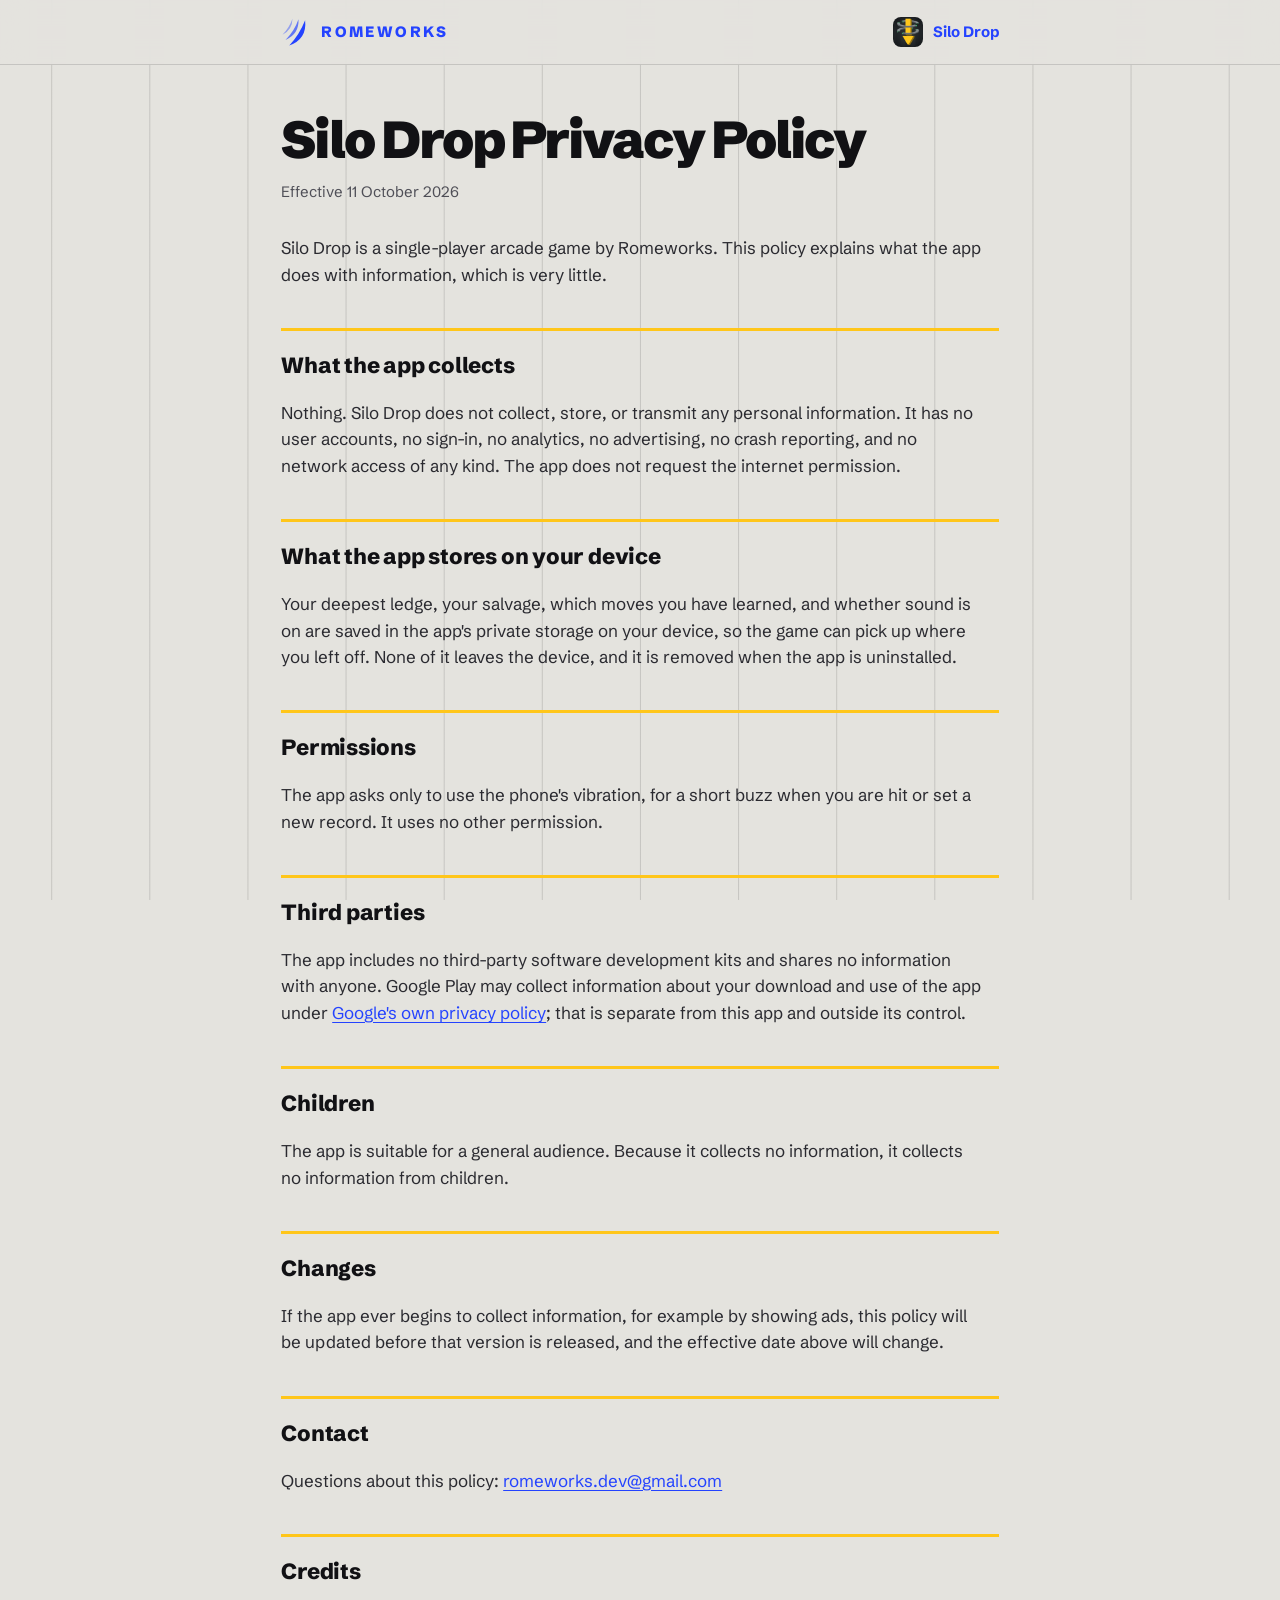
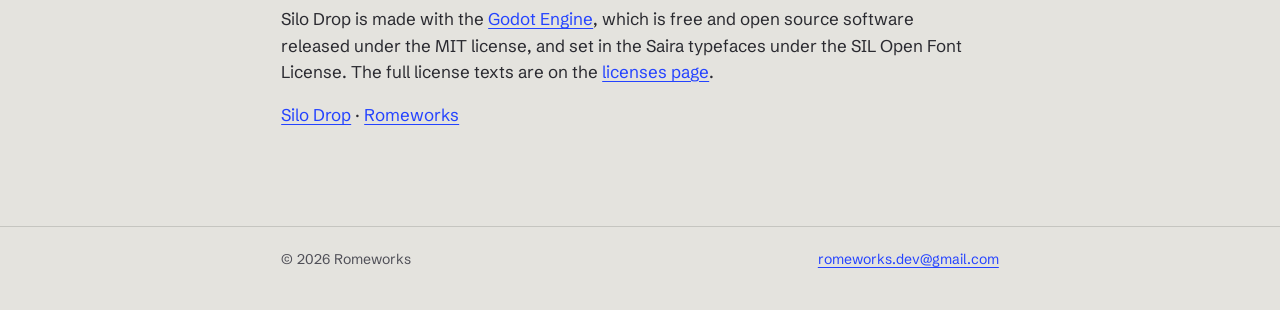
<file: silo-drop/privacy.html>
<!doctype html>
<html lang="en">
<head>
<meta charset="utf-8">
<meta name="viewport" content="width=device-width, initial-scale=1">
<title>Silo Drop Privacy Policy</title>
<link rel="icon" type="image/png" href="../assets/img/sd/icon.png">
<link rel="stylesheet" href="../assets/site.css">
</head>
<body class="doc doc-sd">
<header class="doc-bar"><div class="wrap"><a class="brand" href="../"><svg class="mark" viewBox="112 112 288 300" aria-hidden="true"><path fill="currentColor" fill-opacity="0.42" d="M230 125Q229 239 127 290Q197 219 230 125Z"/><path fill="currentColor" fill-opacity="0.68" d="M292 130Q299 283 158 343Q250 252 292 130Z"/><path fill="currentColor" d="M360 140Q381 334 197 400Q303 286 360 140Z"/></svg>ROMEWORKS</a><a class="app" href="./"><img src="../assets/img/sd/icon.png" alt="">Silo Drop</a></div></header>
<main>
  <h1>Silo Drop Privacy Policy</h1>
  <p class="meta">Effective 11 October 2026</p>

  <p>Silo Drop is a single-player arcade game by Romeworks. This policy explains
  what the app does with information, which is very little.</p>

  <h2>What the app collects</h2>
  <p>Nothing. Silo Drop does not collect, store, or transmit any personal
  information. It has no user accounts, no sign-in, no analytics, no
  advertising, no crash reporting, and no network access of any kind. The app
  does not request the internet permission.</p>

  <h2>What the app stores on your device</h2>
  <p>Your deepest ledge, your salvage, which moves you have learned, and whether
  sound is on are saved in the app's private storage on your device, so the
  game can pick up where you left off. None of it leaves the device, and it is
  removed when the app is uninstalled.</p>

  <h2>Permissions</h2>
  <p>The app asks only to use the phone's vibration, for a short buzz when you
  are hit or set a new record. It uses no other permission.</p>

  <h2>Third parties</h2>
  <p>The app includes no third-party software development kits and shares no
  information with anyone. Google Play may collect information about your
  download and use of the app under
  <a href="https://policies.google.com/privacy">Google's own privacy policy</a>;
  that is separate from this app and outside its control.</p>

  <h2>Children</h2>
  <p>The app is suitable for a general audience. Because it collects no
  information, it collects no information from children.</p>

  <h2>Changes</h2>
  <p>If the app ever begins to collect information, for example by showing ads,
  this policy will be updated before that version is released, and the
  effective date above will change.</p>

  <h2>Contact</h2>
  <p>Questions about this policy: <a href="mailto:romeworks.dev@gmail.com">romeworks.dev@gmail.com</a></p>

  <h2>Credits</h2>
  <p>Silo Drop is made with the <a href="https://godotengine.org">Godot Engine</a>,
  which is free and open source software released under the MIT license, and
  set in the Saira typefaces under the SIL Open Font License. The full license
  texts are on the <a href="licenses.html">licenses page</a>.</p>

  <p><a href="index.html">Silo Drop</a> · <a href="../">Romeworks</a></p>
</main>
<footer class="doc-foot"><div class="wrap"><span>© 2026 Romeworks</span><a href="mailto:romeworks.dev@gmail.com">romeworks.dev@gmail.com</a></div></footer>
</body>
</html>
</file>
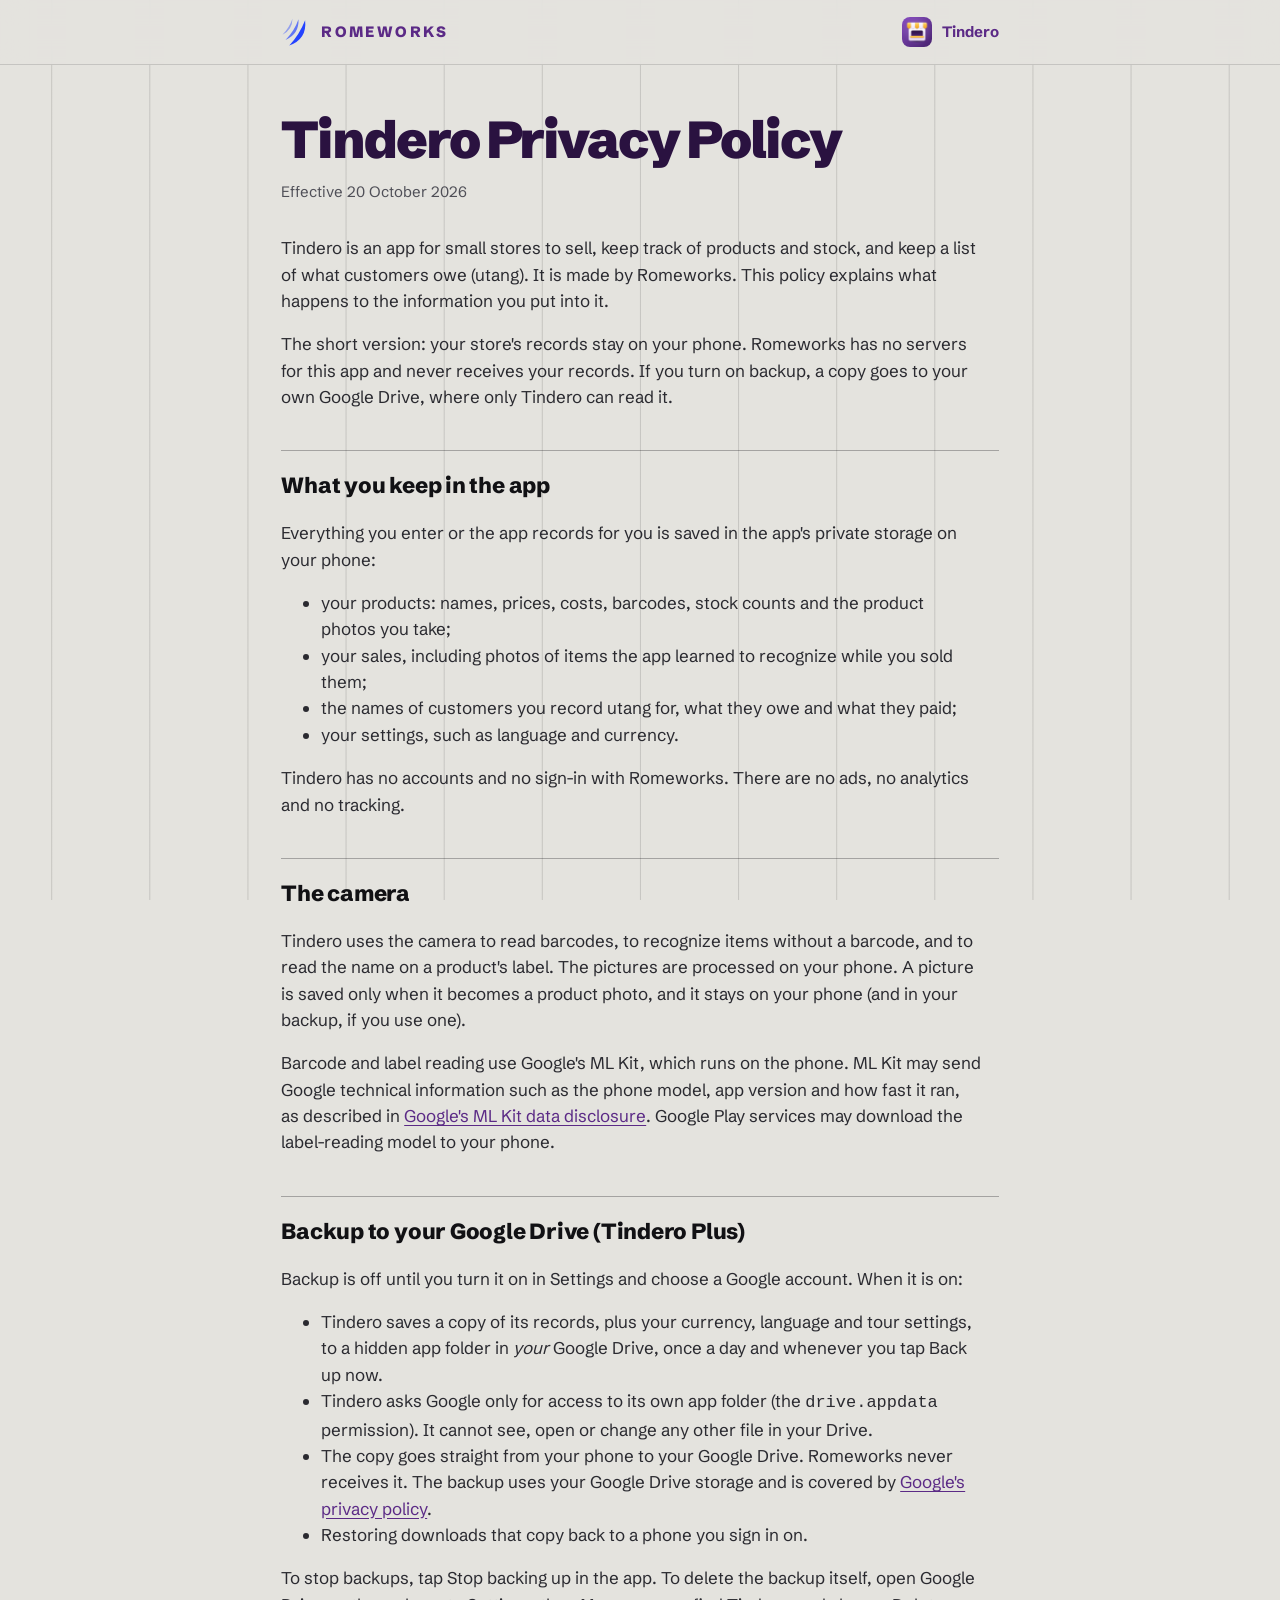
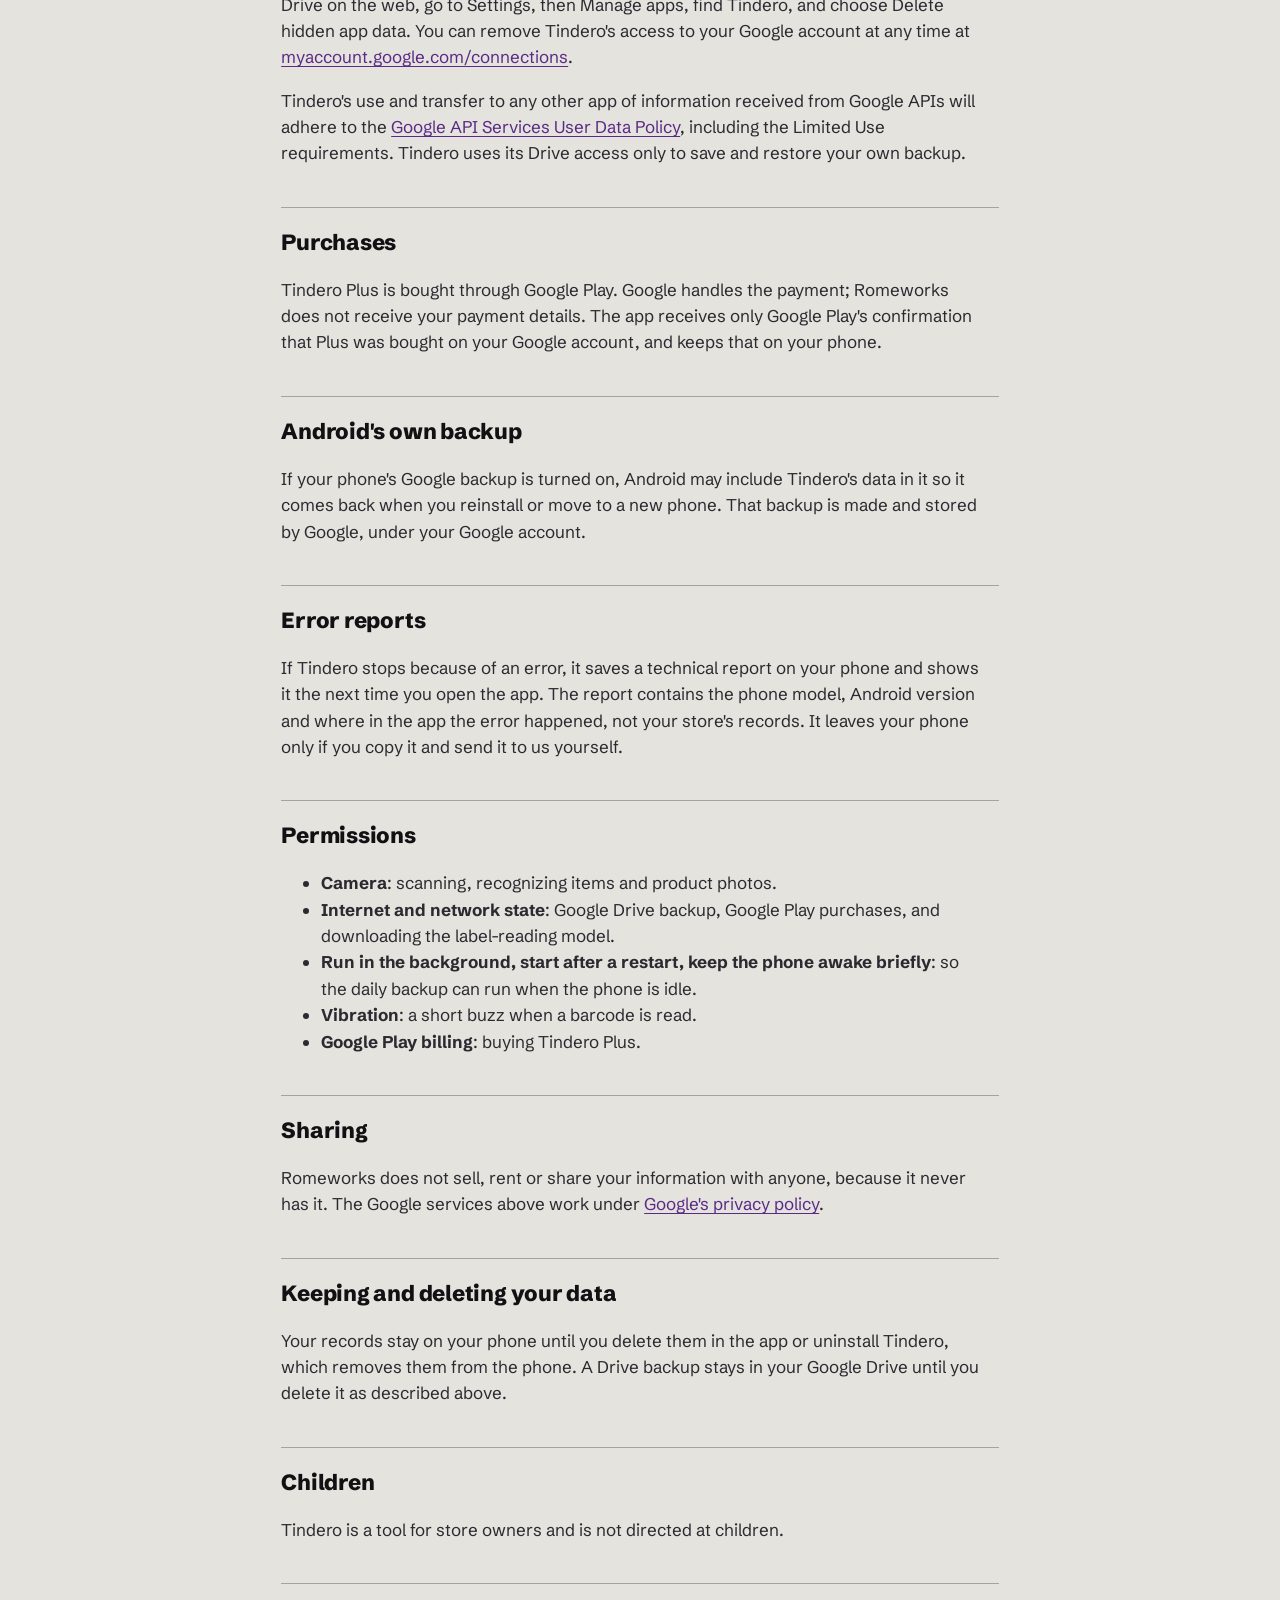
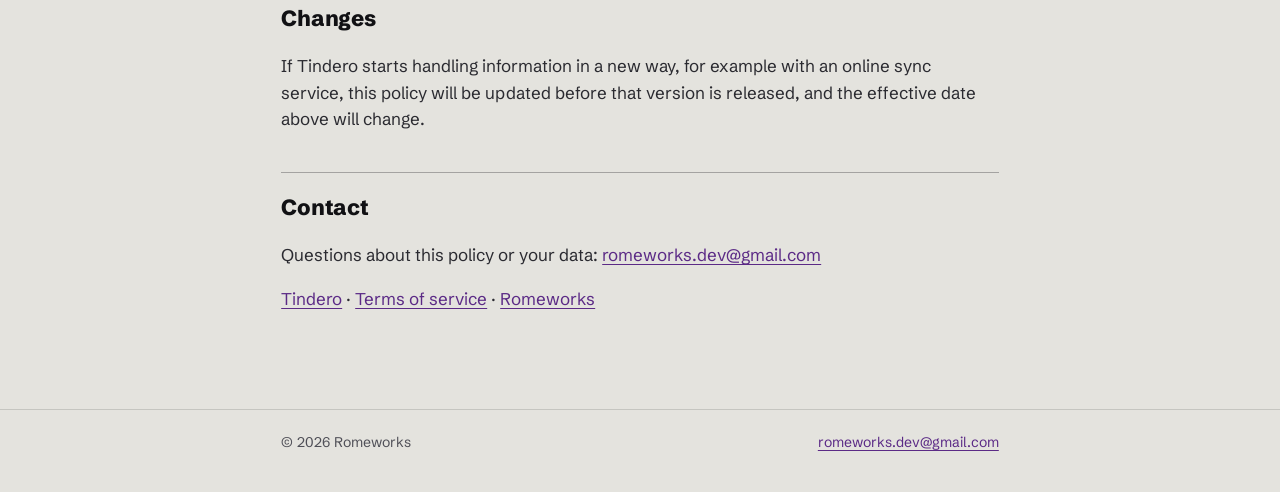
<file: tindero/privacy.html>
<!doctype html>
<html lang="en">
<head>
<meta charset="utf-8">
<meta name="viewport" content="width=device-width, initial-scale=1">
<title>Tindero Privacy Policy</title>
<link rel="icon" type="image/png" href="icon.png">
<link rel="stylesheet" href="../assets/site.css">
</head>
<body class="doc doc-td">
<header class="doc-bar"><div class="wrap"><a class="brand" href="../"><svg class="mark" viewBox="112 112 288 300" aria-hidden="true"><path fill="currentColor" fill-opacity="0.42" d="M230 125Q229 239 127 290Q197 219 230 125Z"/><path fill="currentColor" fill-opacity="0.68" d="M292 130Q299 283 158 343Q250 252 292 130Z"/><path fill="currentColor" d="M360 140Q381 334 197 400Q303 286 360 140Z"/></svg>ROMEWORKS</a><a class="app" href="./"><img src="icon.png" alt="">Tindero</a></div></header>
<main>
  <h1>Tindero Privacy Policy</h1>
  <p class="meta">Effective 20 October 2026</p>

  <p>Tindero is an app for small stores to sell, keep track of products and
  stock, and keep a list of what customers owe (utang). It is made by
  Romeworks. This policy explains what happens to the information you put
  into it.</p>

  <p>The short version: your store's records stay on your phone. Romeworks has
  no servers for this app and never receives your records. If you turn on
  backup, a copy goes to your own Google Drive, where only Tindero can read
  it.</p>

  <h2>What you keep in the app</h2>
  <p>Everything you enter or the app records for you is saved in the app's
  private storage on your phone:</p>
  <ul>
    <li>your products: names, prices, costs, barcodes, stock counts and the
    product photos you take;</li>
    <li>your sales, including photos of items the app learned to recognize
    while you sold them;</li>
    <li>the names of customers you record utang for, what they owe and what
    they paid;</li>
    <li>your settings, such as language and currency.</li>
  </ul>
  <p>Tindero has no accounts and no sign-in with Romeworks. There are no ads,
  no analytics and no tracking.</p>

  <h2>The camera</h2>
  <p>Tindero uses the camera to read barcodes, to recognize items without a
  barcode, and to read the name on a product's label. The pictures are
  processed on your phone. A picture is saved only when it becomes a product
  photo, and it stays on your phone (and in your backup, if you use one).</p>
  <p>Barcode and label reading use Google's ML Kit, which runs on the phone.
  ML Kit may send Google technical information such as the phone model, app
  version and how fast it ran, as described in
  <a href="https://developers.google.com/ml-kit/android-data-disclosure">Google's ML Kit data disclosure</a>.
  Google Play services may download the label-reading model to your phone.</p>

  <h2>Backup to your Google Drive (Tindero Plus)</h2>
  <p>Backup is off until you turn it on in Settings and choose a Google
  account. When it is on:</p>
  <ul>
    <li>Tindero saves a copy of its records, plus your currency, language and
    tour settings, to a hidden app folder in <em>your</em> Google Drive, once a
    day and whenever you tap Back up now.</li>
    <li>Tindero asks Google only for access to its own app folder
    (the <code>drive.appdata</code> permission). It cannot see, open or change
    any other file in your Drive.</li>
    <li>The copy goes straight from your phone to your Google Drive. Romeworks
    never receives it. The backup uses your Google Drive storage and is
    covered by <a href="https://policies.google.com/privacy">Google's privacy policy</a>.</li>
    <li>Restoring downloads that copy back to a phone you sign in on.</li>
  </ul>
  <p>To stop backups, tap Stop backing up in the app. To delete the backup
  itself, open Google Drive on the web, go to Settings, then Manage apps,
  find Tindero, and choose Delete hidden app data. You can remove Tindero's
  access to your Google account at any time at
  <a href="https://myaccount.google.com/connections">myaccount.google.com/connections</a>.</p>
  <p>Tindero's use and transfer to any other app of information received from
  Google APIs will adhere to the
  <a href="https://developers.google.com/terms/api-services-user-data-policy">Google API Services User Data Policy</a>,
  including the Limited Use requirements. Tindero uses its Drive access only
  to save and restore your own backup.</p>

  <h2>Purchases</h2>
  <p>Tindero Plus is bought through Google Play. Google handles the payment;
  Romeworks does not receive your payment details. The app receives only
  Google Play's confirmation that Plus was bought on your Google account, and
  keeps that on your phone.</p>

  <h2>Android's own backup</h2>
  <p>If your phone's Google backup is turned on, Android may include
  Tindero's data in it so it comes back when you reinstall or move to a new
  phone. That backup is made and stored by Google, under your Google
  account.</p>

  <h2>Error reports</h2>
  <p>If Tindero stops because of an error, it saves a technical report on
  your phone and shows it the next time you open the app. The report contains
  the phone model, Android version and where in the app the error happened,
  not your store's records. It leaves your phone only if you copy it and send
  it to us yourself.</p>

  <h2>Permissions</h2>
  <ul>
    <li><strong>Camera</strong>: scanning, recognizing items and product photos.</li>
    <li><strong>Internet and network state</strong>: Google Drive backup, Google
    Play purchases, and downloading the label-reading model.</li>
    <li><strong>Run in the background, start after a restart, keep the phone
    awake briefly</strong>: so the daily backup can run when the phone is
    idle.</li>
    <li><strong>Vibration</strong>: a short buzz when a barcode is read.</li>
    <li><strong>Google Play billing</strong>: buying Tindero Plus.</li>
  </ul>

  <h2>Sharing</h2>
  <p>Romeworks does not sell, rent or share your information with anyone,
  because it never has it. The Google services above work under
  <a href="https://policies.google.com/privacy">Google's privacy policy</a>.</p>

  <h2>Keeping and deleting your data</h2>
  <p>Your records stay on your phone until you delete them in the app or
  uninstall Tindero, which removes them from the phone. A Drive backup stays
  in your Google Drive until you delete it as described above.</p>

  <h2>Children</h2>
  <p>Tindero is a tool for store owners and is not directed at children.</p>

  <h2>Changes</h2>
  <p>If Tindero starts handling information in a new way, for example with an
  online sync service, this policy will be updated before that version is
  released, and the effective date above will change.</p>

  <h2>Contact</h2>
  <p>Questions about this policy or your data:
  <a href="mailto:romeworks.dev@gmail.com">romeworks.dev@gmail.com</a></p>

  <p><a href="./">Tindero</a> · <a href="terms.html">Terms of service</a> · <a href="../">Romeworks</a></p>
</main>
<footer class="doc-foot"><div class="wrap"><span>© 2026 Romeworks</span><a href="mailto:romeworks.dev@gmail.com">romeworks.dev@gmail.com</a></div></footer>
</body>
</html>
</file>
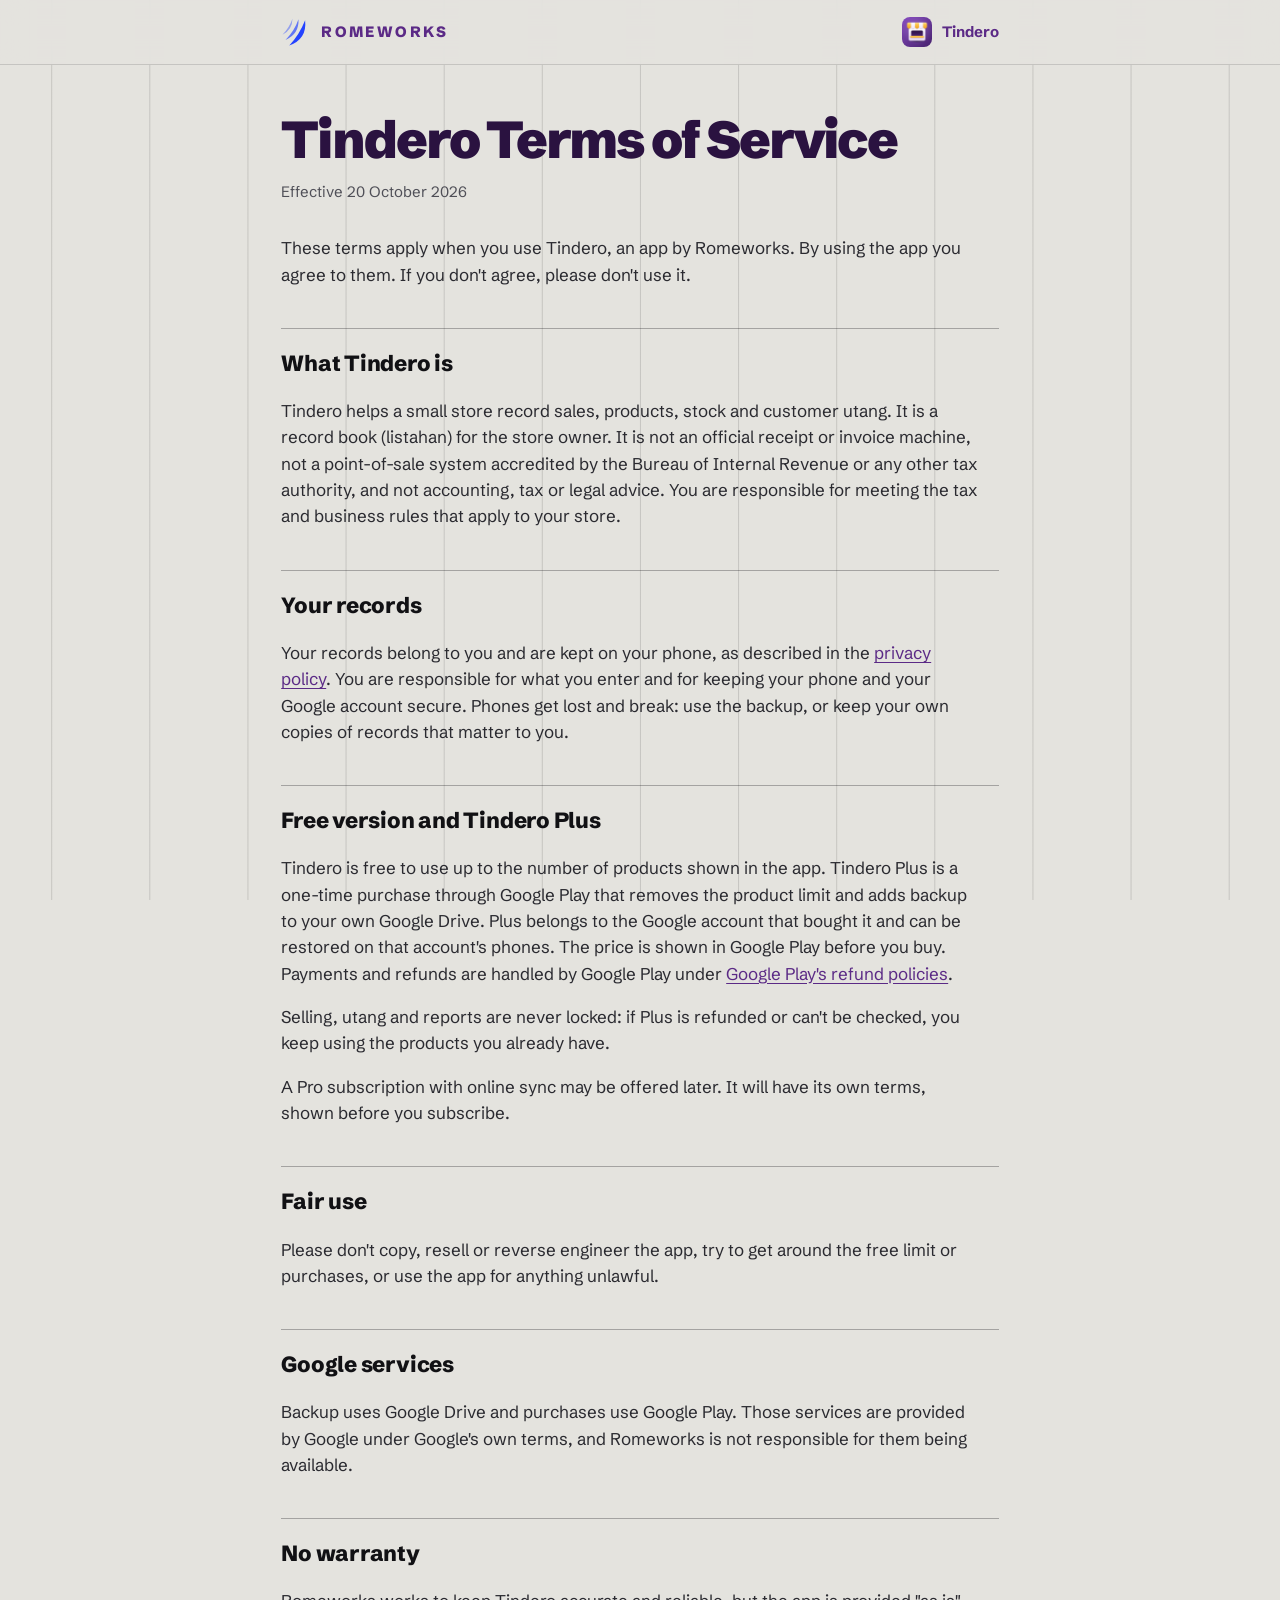
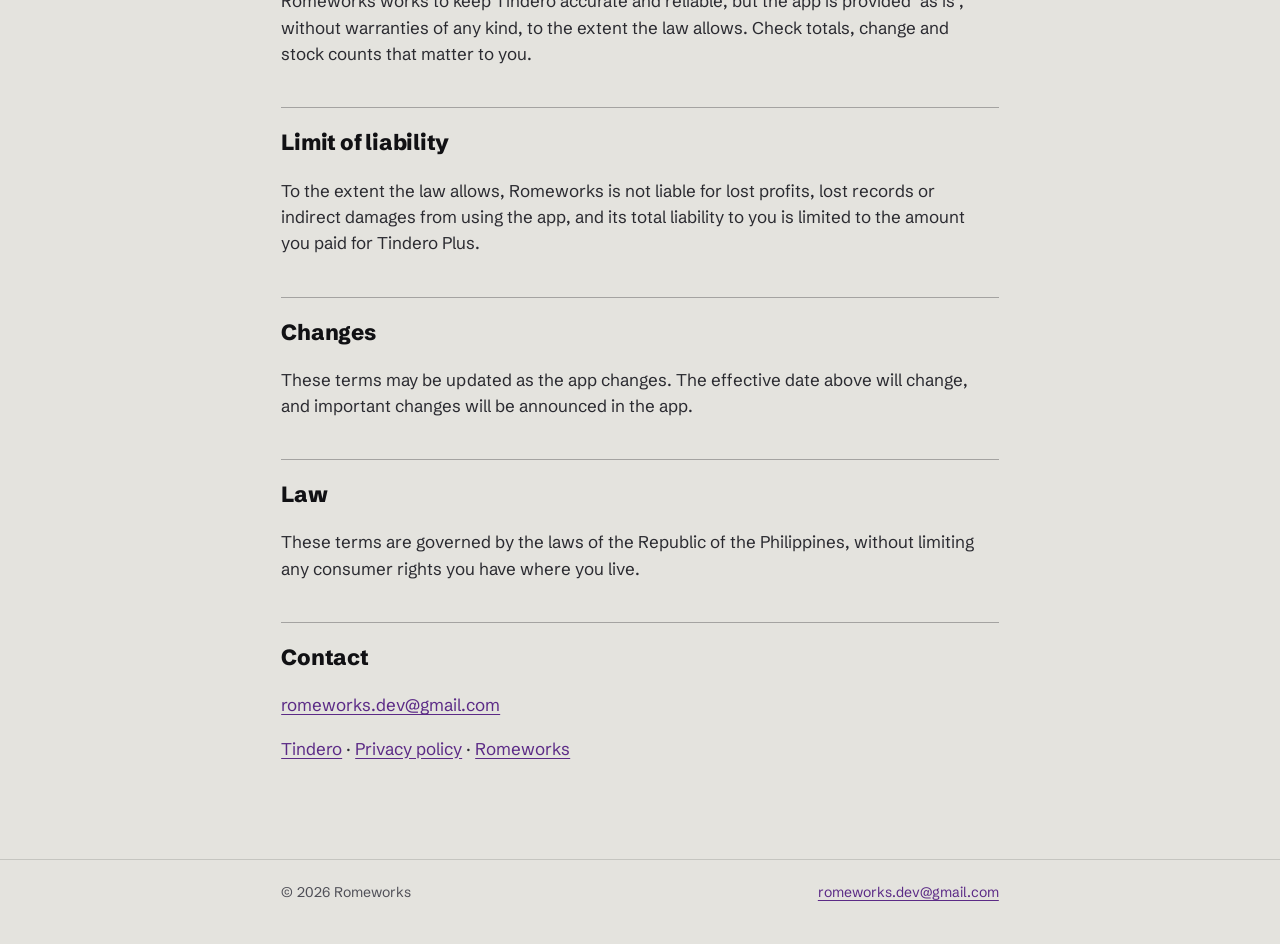
<file: tindero/terms.html>
<!doctype html>
<html lang="en">
<head>
<meta charset="utf-8">
<meta name="viewport" content="width=device-width, initial-scale=1">
<title>Tindero Terms of Service</title>
<link rel="icon" type="image/png" href="icon.png">
<link rel="stylesheet" href="../assets/site.css">
</head>
<body class="doc doc-td">
<header class="doc-bar"><div class="wrap"><a class="brand" href="../"><svg class="mark" viewBox="112 112 288 300" aria-hidden="true"><path fill="currentColor" fill-opacity="0.42" d="M230 125Q229 239 127 290Q197 219 230 125Z"/><path fill="currentColor" fill-opacity="0.68" d="M292 130Q299 283 158 343Q250 252 292 130Z"/><path fill="currentColor" d="M360 140Q381 334 197 400Q303 286 360 140Z"/></svg>ROMEWORKS</a><a class="app" href="./"><img src="icon.png" alt="">Tindero</a></div></header>
<main>
  <h1>Tindero Terms of Service</h1>
  <p class="meta">Effective 20 October 2026</p>

  <p>These terms apply when you use Tindero, an app by Romeworks. By using
  the app you agree to them. If you don't agree, please don't use it.</p>

  <h2>What Tindero is</h2>
  <p>Tindero helps a small store record sales, products, stock and customer
  utang. It is a record book (listahan) for the store owner. It is not an
  official receipt or invoice machine, not a point-of-sale system accredited
  by the Bureau of Internal Revenue or any other tax authority, and not
  accounting, tax or legal advice. You are responsible for meeting the tax
  and business rules that apply to your store.</p>

  <h2>Your records</h2>
  <p>Your records belong to you and are kept on your phone, as described in
  the <a href="privacy.html">privacy policy</a>. You are responsible for what
  you enter and for keeping your phone and your Google account secure.
  Phones get lost and break: use the backup, or keep your own copies of
  records that matter to you.</p>

  <h2>Free version and Tindero Plus</h2>
  <p>Tindero is free to use up to the number of products shown in the app.
  Tindero Plus is a one-time purchase through Google Play that removes the
  product limit and adds backup to your own Google Drive. Plus belongs to the
  Google account that bought it and can be restored on that account's
  phones. The price is shown in Google Play before you buy. Payments and
  refunds are handled by Google Play under
  <a href="https://support.google.com/googleplay/answer/2479637">Google Play's refund policies</a>.</p>
  <p>Selling, utang and reports are never locked: if Plus is refunded or
  can't be checked, you keep using the products you already have.</p>
  <p>A Pro subscription with online sync may be offered later. It will have
  its own terms, shown before you subscribe.</p>

  <h2>Fair use</h2>
  <p>Please don't copy, resell or reverse engineer the app, try to get around
  the free limit or purchases, or use the app for anything unlawful.</p>

  <h2>Google services</h2>
  <p>Backup uses Google Drive and purchases use Google Play. Those services
  are provided by Google under Google's own terms, and Romeworks is not
  responsible for them being available.</p>

  <h2>No warranty</h2>
  <p>Romeworks works to keep Tindero accurate and reliable, but the app is
  provided "as is", without warranties of any kind, to the extent the law
  allows. Check totals, change and stock counts that matter to you.</p>

  <h2>Limit of liability</h2>
  <p>To the extent the law allows, Romeworks is not liable for lost profits,
  lost records or indirect damages from using the app, and its total
  liability to you is limited to the amount you paid for Tindero Plus.</p>

  <h2>Changes</h2>
  <p>These terms may be updated as the app changes. The effective date above
  will change, and important changes will be announced in the app.</p>

  <h2>Law</h2>
  <p>These terms are governed by the laws of the Republic of the
  Philippines, without limiting any consumer rights you have where you
  live.</p>

  <h2>Contact</h2>
  <p><a href="mailto:romeworks.dev@gmail.com">romeworks.dev@gmail.com</a></p>

  <p><a href="./">Tindero</a> · <a href="privacy.html">Privacy policy</a> · <a href="../">Romeworks</a></p>
</main>
<footer class="doc-foot"><div class="wrap"><span>© 2026 Romeworks</span><a href="mailto:romeworks.dev@gmail.com">romeworks.dev@gmail.com</a></div></footer>
</body>
</html>
</file>
<file: assets/site.css>
/* Romeworks studio site. Concrete & Cobalt; each product card wears its own palette. */
@import url("fonts/fonts.css");

:root {
  --bg: #e4e3de;
  --bg-2: #d8d7d1;
  --ink: #111114;
  --muted: #4f4f57;
  --line: rgba(17, 17, 20, 0.14);
  --line-2: rgba(17, 17, 20, 0.3);
  --cobalt: #2443ff;
  --cobalt-deep: #1a30d6;
  --font: "Schibsted Grotesk", system-ui, -apple-system, "Segoe UI", Roboto, sans-serif;
  --pad: clamp(16px, 4vw, 56px);
  --nav-h: 80px;
  --ticker-h: 64px;
  --ease: cubic-bezier(0.2, 0.7, 0.1, 1);
  color-scheme: light;
}

* { box-sizing: border-box; }
html { scroll-behavior: smooth; scroll-padding-top: var(--nav-h); -webkit-text-size-adjust: 100%; }
body { margin: 0; background: var(--bg); color: var(--ink); font: 17px/1.55 var(--font); overflow-x: hidden; }
img, video, svg { display: block; max-width: 100%; }
a { color: inherit; }
button { font: inherit; color: inherit; }
::selection { background: var(--cobalt); color: #fff; }
:focus-visible { outline: 3px solid var(--cobalt); outline-offset: 3px; border-radius: 6px; }
.sr-only { position: absolute; width: 1px; height: 1px; overflow: hidden; clip: rect(0 0 0 0); white-space: nowrap; }

/* Swiss column rules behind everything on concrete. */
body::before { content: ""; position: fixed; inset: 0; z-index: -1; pointer-events: none;
  background: linear-gradient(90deg, var(--line) 1px, transparent 1px) var(--pad) 0 / calc((100% - 2 * var(--pad)) / 12) 100%; }
@media (max-width: 700px) {
  body::before { background-size: calc((100% - 2 * var(--pad)) / 4) 100%; }
}

.wrap { width: 100%; max-width: 1440px; margin: 0 auto; padding: 0 var(--pad); }

/* ---------- Mark ---------- */
.mark path { transform-box: fill-box; transform-origin: 0% 100%; }
.mark-anim path { animation: swipe 0.75s var(--ease) both; }
.mark-anim path:nth-child(1) { animation-delay: 0.05s; }
.mark-anim path:nth-child(2) { animation-delay: 0.14s; }
.mark-anim path:nth-child(3) { animation-delay: 0.23s; }
@keyframes swipe { from { opacity: 0; transform: translate(-40%, 30%) scale(0.4) rotate(-12deg); } }

/* ---------- Nav ---------- */
.nav { position: sticky; top: 0; z-index: 50; height: var(--nav-h); transition: background 0.3s, box-shadow 0.3s; }
.nav .wrap { height: 100%; display: flex; align-items: center; justify-content: space-between; gap: 24px; }
.nav.scrolled { background: rgba(228, 227, 222, 0.86); backdrop-filter: blur(14px); -webkit-backdrop-filter: blur(14px);
  box-shadow: 0 1px 0 var(--line); }
.brand { display: flex; align-items: center; gap: 12px; text-decoration: none; font-weight: 800; font-size: 17px; letter-spacing: 0.16em; }
.brand .mark { width: 34px; height: 36px; color: var(--cobalt); }
.links { display: flex; align-items: center; gap: 34px; font-weight: 600; font-size: 15px; }
.links a { text-decoration: none; opacity: 0.82; position: relative; }
.links a:not(.pill)::after { content: ""; position: absolute; left: 0; right: 0; bottom: -4px; height: 2px; background: var(--cobalt);
  transform: scaleX(0); transform-origin: left; transition: transform 0.35s var(--ease); }
.links a:not(.pill):hover { opacity: 1; }
.links a:not(.pill):hover::after { transform: scaleX(1); }
.pill { opacity: 1 !important; background: var(--ink); color: var(--bg); padding: 10px 18px; border-radius: 999px; transition: background 0.25s; }
.pill:hover { background: var(--cobalt); color: #fff; }
.menu-btn { display: none; width: 44px; height: 44px; border-radius: 12px; border: 1.5px solid var(--line-2); background: transparent;
  align-items: center; justify-content: center; cursor: pointer; }
.menu-btn i, .menu-btn i::before { display: block; width: 18px; height: 2px; background: var(--ink); transition: transform 0.3s var(--ease); }
.menu-btn i { position: relative; transform: translateY(-3px); }
.menu-btn i::before { content: ""; position: absolute; top: 6px; }
.nav.open .menu-btn i { transform: rotate(45deg); }
.nav.open .menu-btn i::before { transform: translateY(-6px) rotate(-90deg); }
@media (max-width: 860px) {
  :root { --nav-h: 68px; }
  .menu-btn { display: flex; }
  .links { position: absolute; top: var(--nav-h); left: 0; right: 0; flex-direction: column; align-items: stretch; gap: 0;
    padding: 8px var(--pad) 20px; background: rgba(228, 227, 222, 0.97); backdrop-filter: blur(14px); -webkit-backdrop-filter: blur(14px);
    box-shadow: 0 12px 24px -16px rgba(0, 0, 0, 0.3); font-size: 20px;
    opacity: 0; visibility: hidden; transform: translateY(-8px); transition: opacity 0.25s, transform 0.3s var(--ease), visibility 0.3s; }
  .links a { padding: 14px 0; border-bottom: 1px solid var(--line); }
  .links .pill { margin-top: 16px; text-align: center; border-bottom: 0; }
  .nav.open { background: rgba(228, 227, 222, 0.97); }
  .nav.open .links { opacity: 1; visibility: visible; transform: none; }
}

/* ---------- Buttons ---------- */
.btn { display: inline-flex; align-items: center; gap: 12px; padding: 14px 22px; border-radius: 16px; font-weight: 700; font-size: 17px;
  text-decoration: none; transition: transform 0.25s var(--ease), background 0.25s, box-shadow 0.25s; }
.btn:hover { transform: translateY(-2px); }
.btn .arrow { width: 18px; height: 18px; transition: transform 0.25s var(--ease); }
.btn:hover .arrow { transform: translateX(4px); }
.btn img { width: 36px; height: 36px; border-radius: 9px; }
.btn-primary { background: var(--cobalt); color: #fff; padding: 12px 22px 12px 12px; box-shadow: 0 12px 28px -14px rgba(36, 67, 255, 0.8); }
.btn-primary:hover { background: var(--cobalt-deep); }
.btn-ghost { border: 1.5px solid var(--line-2); }
.btn-ghost:hover { border-color: var(--ink); }

/* ---------- Phones ---------- */
.phone { --w: 260px; position: relative; width: var(--w); aspect-ratio: 9 / 19; padding: calc(var(--w) * 0.032);
  border-radius: calc(var(--w) * 0.15); background: #0c0c10;
  box-shadow: 0 50px 70px -34px rgba(0, 0, 0, 0.6), inset 0 0 0 1.5px rgba(255, 255, 255, 0.09); }
.phone > .screen { position: relative; width: 100%; height: 100%; overflow: hidden; border-radius: calc(var(--w) * 0.12); background: #000; }
.screen > img, .screen > video { position: absolute; inset: 0; width: 100%; height: 100%; object-fit: cover; }
.chip { position: absolute; left: 50%; bottom: -20px; transform: translateX(-50%); white-space: nowrap; display: inline-flex; align-items: center;
  gap: 8px; padding: 6px 14px 6px 6px; border-radius: 999px; font-weight: 700; font-size: 12px; letter-spacing: 0.1em; text-transform: uppercase;
  background: var(--ink); color: var(--bg); box-shadow: 0 10px 24px -10px rgba(0, 0, 0, 0.5); }
.chip img { width: 24px; height: 24px; border-radius: 7px; }
.chip.live { background: var(--cobalt); color: #fff; }

/* ---------- Hero ---------- */
.hero { position: relative; }
.hero .wrap { display: grid; grid-template-columns: 0.95fr 1.15fr; gap: 16px; align-items: center;
  min-height: clamp(600px, calc(var(--vh, 100svh) - var(--nav-h) - var(--ticker-h)), 860px); padding-top: 8px; padding-bottom: 40px; }
.eyebrow { display: inline-flex; align-items: center; gap: 12px; margin: 0; font-weight: 700; font-size: 13px; letter-spacing: 0.18em;
  text-transform: uppercase; color: var(--muted); }
.eyebrow::before { content: ""; width: 30px; height: 2px; background: var(--cobalt); }
.hero h1 { font-weight: 900; font-size: clamp(58px, 7vw, 104px); line-height: 0.9; letter-spacing: -0.05em; margin: 22px 0 26px; }
.hero h1 .line { display: block; overflow: hidden; padding-bottom: 0.06em; }
.hero h1 .line > span { display: block; animation: lineUp 1s var(--ease) both; animation-delay: var(--d, 0s); }
.hero h1 em { font-style: normal; color: var(--cobalt); white-space: nowrap; }
@keyframes lineUp { from { transform: translateY(105%); } }
.lede { font-size: 20px; line-height: 1.5; max-width: 31ch; margin: 0; color: var(--muted); }
.ctas { display: flex; flex-wrap: wrap; gap: 14px; margin-top: 36px; }
.rise { animation: rise 0.9s var(--ease) both; animation-delay: var(--d, 0s); }
@keyframes rise { from { opacity: 0; transform: translateY(24px); } }

.stage { position: relative; height: 620px; }
.stage .block { position: absolute; left: 50%; top: 150px; width: 560px; height: 470px; margin-left: -280px; background: var(--cobalt);
  transform-origin: 50% 100%; animation: grow 1.1s var(--ease) 0.25s both; }
@keyframes grow { from { transform: scaleY(0); } }
.layer { position: absolute; transform: translate3d(calc(var(--mx, 0) * var(--depth, 10px)), calc(var(--my, 0) * var(--depth, 10px)), 0);
  transition: transform 0.6s var(--ease); }
.layer .phone { animation: phoneIn 1.1s var(--ease) both, float 6s ease-in-out infinite; animation-delay: var(--d, 0s), calc(var(--d, 0s) + 1.1s); }
@keyframes phoneIn { from { opacity: 0; translate: 0 80px; } }
@keyframes float { 50% { translate: 0 -10px; } }
.layer.sd { left: 18px; top: 118px; --depth: 14px; }
.layer.sd .phone { --w: 222px; rotate: -5deg; --d: 0.35s; }
.layer.cc { left: 50%; top: 12px; margin-left: -126px; z-index: 3; --depth: 6px; }
.layer.cc .phone { --w: 252px; --d: 0.2s; }
.layer.td { right: 18px; top: 66px; --depth: 18px; }
.layer.td .phone { --w: 222px; rotate: 5deg; --d: 0.5s; }

/* ---------- Ticker ---------- */
.ticker { height: var(--ticker-h); overflow: hidden; display: flex; align-items: center; background: var(--ink); color: var(--bg);
  font-weight: 900; font-size: 19px; letter-spacing: 0.04em; text-transform: uppercase; white-space: nowrap; }
.ticker-track { display: flex; width: max-content; animation: marquee 38s linear infinite; }
.ticker:hover .ticker-track { animation-play-state: paused; }
.ticker-track span { display: inline-flex; align-items: center; gap: 26px; padding-right: 26px; }
.ticker-track a { text-decoration: none; }
.ticker-track a:hover { color: #fff; text-decoration: underline; text-decoration-color: var(--cobalt); text-underline-offset: 5px; }
.ticker .mark { width: 20px; height: 22px; color: var(--cobalt); }
@keyframes marquee { to { transform: translateX(-50%); } }

/* ---------- Sections ---------- */
.section { padding: clamp(80px, 10vw, 140px) 0 0; }
.sec-head { display: grid; grid-template-columns: 1fr 2fr; gap: 24px; align-items: end; border-top: 2px solid var(--ink); padding-top: 18px;
  margin-bottom: clamp(32px, 4vw, 56px); }
.sec-tag { display: flex; gap: 14px; align-items: baseline; font-weight: 700; font-size: 13px; letter-spacing: 0.16em; text-transform: uppercase;
  color: var(--muted); align-self: start; }
.sec-tag b { color: var(--cobalt); font-size: 15px; }
.sec-head h2 { margin: 0; font-weight: 900; font-size: clamp(40px, 5.4vw, 80px); line-height: 0.95; letter-spacing: -0.045em; }
.sec-head h2 em { font-style: normal; color: var(--cobalt); }
@media (max-width: 700px) { .sec-head { grid-template-columns: 1fr; gap: 14px; } }

.js [data-reveal] { opacity: 0; transform: translateY(32px); transition: opacity 0.9s var(--ease), transform 0.9s var(--ease);
  transition-delay: var(--d, 0s); }
.js [data-reveal].in { opacity: 1; transform: none; }

/* ---------- Product cards ---------- */
.product { position: relative; isolation: isolate; overflow: hidden; display: grid; grid-template-columns: 1.05fr 1fr; border-radius: 32px;
  background: var(--p-bg); color: var(--p-ink); min-height: 660px; }
.product + .product { margin-top: 28px; }
.product.flip { grid-template-columns: 1fr 1.05fr; }
.product.flip .p-copy { order: 2; }
.product > *, .page-hero .wrap > * { min-width: 0; }
.p-copy { position: relative; z-index: 2; padding: clamp(28px, 4.5vw, 64px); display: flex; flex-direction: column; justify-content: center; }
.p-media { position: relative; min-height: 560px; display: flex; align-items: center; justify-content: center; padding: 48px 24px; }
.p-head { display: flex; align-items: center; gap: 18px; }
.p-icon { width: 72px; height: 72px; border-radius: 18px; box-shadow: 0 10px 24px -12px rgba(0, 0, 0, 0.6); }
.p-kicker { margin: 0 0 4px; font-weight: 700; font-size: 13px; letter-spacing: 0.16em; text-transform: uppercase; color: var(--p-accent); }
.p-title { margin: 0; font-family: var(--p-display); font-weight: var(--p-display-w, 700); font-size: clamp(40px, 4.4vw, 60px); line-height: 1;
  letter-spacing: var(--p-display-t, 0); }
.p-lede { font-size: 21px; line-height: 1.45; margin: 26px 0 0; max-width: 34ch; }
.p-body { color: var(--p-muted); margin: 14px 0 0; max-width: 46ch; }
.p-points { list-style: none; padding: 0; margin: 26px 0 0; display: grid; gap: 10px; color: var(--p-muted); max-width: 48ch; }
.p-points li { display: grid; grid-template-columns: 22px 1fr; gap: 10px; }
.p-points li::before { content: ""; width: 10px; height: 10px; margin-top: 8px; border-radius: 3px; background: var(--p-accent); }
.p-points b { color: var(--p-ink); }
.p-actions { display: flex; flex-wrap: wrap; align-items: center; gap: 12px 22px; margin-top: 32px; }
.play-badge { display: block; margin: -14px; transition: transform 0.25s var(--ease); }
.play-badge:hover { transform: translateY(-2px); }
.play-badge img { width: 200px; height: auto; }
.soon-pill { display: inline-flex; align-items: center; gap: 10px; padding: 12px 18px; border-radius: 14px; border: 1.5px solid var(--p-accent);
  color: var(--p-accent); font-weight: 700; font-size: 15px; }
.soon-pill::before { content: ""; width: 8px; height: 8px; border-radius: 50%; background: currentColor; animation: pulse 1.8s ease-in-out infinite; }
@keyframes pulse { 50% { opacity: 0.25; } }
.p-links { margin: 0; font-size: 15px; color: var(--p-muted); }
.p-links a { color: var(--p-ink); text-underline-offset: 3px; text-decoration-color: var(--p-line); }
.p-links a:hover { text-decoration-color: var(--p-accent); }
@media (max-width: 960px) {
  .product, .product.flip { grid-template-columns: 1fr; min-height: 0; }
  .product.flip .p-copy { order: 0; }
  .p-media { min-height: 0; padding: 8px 16px 48px; }
}

/* Core Courier */
.theme-cc { --p-bg: #0d1f33; --p-ink: #f5f2df; --p-muted: #a9bcc6; --p-accent: #7cf9d5; --p-line: rgba(245, 242, 223, 0.3);
  --p-display: "Barlow", var(--font); --p-display-w: 500; --p-display-t: 0.04em; }
.theme-cc .p-title { text-transform: uppercase; }
.theme-cc .p-media::before { content: ""; position: absolute; width: 520px; height: 520px; border-radius: 50%; background: #16324f; }
.cycle .screen > img { opacity: 0; transition: opacity 0.7s ease; }
.cycle .screen > img.on { opacity: 1; }
.arenas { display: flex; flex-wrap: wrap; gap: 8px; margin-top: 28px; }
.arena { position: relative; overflow: hidden; display: inline-flex; align-items: center; gap: 8px; padding: 8px 14px; border-radius: 999px;
  border: 1.5px solid var(--p-line); background: transparent; color: var(--p-muted); font-family: "Barlow", var(--font); font-weight: 600; font-size: 14px;
  letter-spacing: 0.08em; text-transform: uppercase; cursor: pointer; transition: color 0.3s, border-color 0.3s; }
.arena::before { content: ""; width: 9px; height: 9px; border-radius: 50%; background: var(--c); }
.arena::after { content: ""; position: absolute; left: 0; bottom: 0; height: 2px; width: 100%; background: var(--c); transform: scaleX(0); transform-origin: left; }
.arena.on { color: var(--p-ink); border-color: var(--c); }
.arena.on::after { animation: progress var(--cycle, 2.8s) linear both; }
.arenas.paused .arena.on::after { animation: none; transform: scaleX(1); }
@keyframes progress { to { transform: scaleX(1); } }
.p-media .phone { z-index: 1; }

/* Silo Drop */
.theme-sd { --p-bg: #121315; --p-ink: #f2efe6; --p-muted: #aaa69c; --p-accent: #ffc61a; --p-line: rgba(242, 239, 230, 0.3);
  --p-display: "Saira Stencil One", var(--font); --p-display-w: 400; --p-display-t: 0.06em; }
.theme-sd .p-kicker { font-family: "Saira Condensed", var(--font); font-size: 15px; letter-spacing: 0.14em; }
.theme-sd .p-title span { color: #ffc61a; }
.hazard { position: absolute; left: -10%; right: -10%; height: 46px; top: 50%; margin-top: -23px; transform: rotate(-12deg);
  background: repeating-linear-gradient(-45deg, #ffc61a 0 18px, #121315 18px 36px); background-size: 50.91px 50.91px;
  animation: hazard 1.6s linear infinite; opacity: 0.95; }
.hazard.two { transform: rotate(-12deg) translateY(170px); opacity: 0.3; animation-direction: reverse; }
@keyframes hazard { to { background-position: 50.91px 0; } }
.theme-sd .p-media::after { content: ""; position: absolute; inset: 0; background: radial-gradient(closest-side, rgba(18, 19, 21, 0) 60%, #121315); pointer-events: none; }
.controls { display: grid; grid-template-columns: 1fr 1fr; gap: 8px; margin-top: 26px; max-width: 460px; }
.controls div { padding: 12px 14px; border-radius: 12px; background: #1d1f22; border: 1px solid rgba(242, 239, 230, 0.08);
  font-family: "Saira Condensed", var(--font); font-weight: 500; font-size: 16px; color: var(--p-muted); line-height: 1.25; }
.controls b { display: block; font-weight: 700; font-size: 19px; letter-spacing: 0.04em; text-transform: uppercase; color: #ffc61a; }
.sound { position: absolute; z-index: 4; right: 10px; bottom: 10px; display: inline-flex; align-items: center; gap: 6px; padding: 8px 12px;
  border-radius: 999px; border: 0; background: rgba(12, 12, 16, 0.78); color: #fff; font-weight: 700; font-size: 12px; letter-spacing: 0.06em;
  text-transform: uppercase; cursor: pointer; backdrop-filter: blur(6px); -webkit-backdrop-filter: blur(6px); }
.sound svg { width: 16px; height: 16px; }
.sound .on-icon, .sound.unmuted .off-icon { display: none; }
.sound.unmuted .on-icon { display: block; }

/* Tindero */
.theme-td { --p-bg: #52237d; --p-ink: #fff8ec; --p-muted: #dccbef; --p-accent: #ffc53d; --p-line: rgba(255, 248, 236, 0.3);
  --p-display: "Bricolage Grotesque", var(--font); --p-display-w: 800; --p-display-t: -0.02em; }
.theme-td .p-lede { font-family: "Bricolage Grotesque", var(--font); font-weight: 600; }
.theme-td .p-media::before { content: ""; position: absolute; width: 640px; height: 640px; right: -180px; bottom: -220px; border-radius: 50%;
  background: radial-gradient(circle, rgba(255, 197, 61, 0.35), rgba(255, 197, 61, 0) 65%); }
.price-row { display: flex; flex-wrap: wrap; gap: 8px; margin-top: 24px; }
.price-row span { padding: 8px 14px; border-radius: 12px; background: rgba(255, 255, 255, 0.1); font-weight: 600; font-size: 15px; }
.price-row span b { color: var(--p-accent); }
.fan { position: relative; width: 470px; height: 560px; }
.fan .phone { position: absolute; --w: 210px; transition: transform 1s var(--ease), rotate 1s var(--ease), translate 1s var(--ease); }
.fan .f1 { left: 0; top: 70px; rotate: -7deg; }
.fan .f2 { left: 130px; top: 0; z-index: 2; --w: 224px; }
.fan .f3 { right: 0; top: 70px; rotate: 7deg; }
.js .fan:not(.in) .f1 { translate: 130px 0; rotate: 0deg; }
.js .fan:not(.in) .f3 { translate: -130px 0; rotate: 0deg; }
.scan-card { position: absolute; z-index: 3; left: 3%; bottom: 36px; width: 270px; border-radius: 20px; overflow: hidden; background: #000;
  box-shadow: 0 30px 50px -24px rgba(0, 0, 0, 0.7); outline: 4px solid #52237d; }
.scan-card video, .scan-card img { width: 100%; aspect-ratio: 600 / 376; object-fit: cover; }
.scan-card p { margin: 0; padding: 8px 12px; background: #fff8ec; color: #2a1240; font-family: "Bricolage Grotesque", var(--font);
  font-weight: 700; font-size: 14px; }

/* ---------- Studio ---------- */
.statement { margin: 0; font-weight: 800; font-size: clamp(30px, 3.6vw, 52px); line-height: 1.08; letter-spacing: -0.035em; max-width: 22ch; }
.statement em { font-style: normal; color: var(--cobalt); }
.studio-top { display: grid; grid-template-columns: 1fr 2fr; gap: 24px; }
.studio-top p { margin: 22px 0 0; font-size: 19px; color: var(--muted); max-width: 52ch; }
.principles { list-style: none; padding: 0; margin: clamp(48px, 6vw, 80px) 0 0; display: grid; grid-template-columns: repeat(4, 1fr);
  border-top: 1px solid var(--line-2); }
.principles li { padding: 26px 26px 10px 0; }
.principles li + li { padding-left: 26px; border-left: 1px solid var(--line-2); }
.principles .n { display: block; font-weight: 700; font-size: 14px; color: var(--cobalt); letter-spacing: 0.1em; }
.principles h3 { margin: 40px 0 10px; font-weight: 800; font-size: 26px; letter-spacing: -0.02em; }
.principles p { margin: 0; color: var(--muted); font-size: 16px; }
@media (max-width: 960px) {
  .studio-top { grid-template-columns: 1fr; gap: 0; }
  .principles { grid-template-columns: 1fr 1fr; }
  .principles li:nth-child(3) { padding-left: 0; border-left: 0; }
  .principles li:nth-child(n + 3) { border-top: 1px solid var(--line-2); }
}
@media (max-width: 520px) {
  .principles { grid-template-columns: 1fr; }
  .principles li, .principles li + li { padding: 22px 0 18px; border-left: 0; }
  .principles li + li { border-top: 1px solid var(--line-2); }
  .principles h3 { margin-top: 14px; }
}

/* ---------- Contact ---------- */
.contact { position: relative; overflow: hidden; margin-top: clamp(80px, 10vw, 140px); background: var(--cobalt); color: #fff;
  padding: clamp(72px, 9vw, 130px) 0; }
.contact .big-mark { position: absolute; right: -60px; top: 50%; width: 560px; height: 580px; margin-top: -290px; color: #fff; opacity: 0.12; }
.contact .sec-tag { color: rgba(255, 255, 255, 0.75); }
.contact .sec-tag b { color: #fff; }
.contact h2 { position: relative; margin: 24px 0 18px; font-weight: 900; font-size: clamp(56px, 9vw, 140px); line-height: 0.88; letter-spacing: -0.055em; }
.contact p { position: relative; margin: 0; font-size: 20px; color: rgba(255, 255, 255, 0.85); max-width: 40ch; }
.mail { position: relative; display: inline-flex; align-items: center; gap: 14px; margin-top: 34px; font-weight: 800;
  font-size: clamp(22px, 3.2vw, 44px); letter-spacing: -0.02em; text-decoration: none; overflow-wrap: anywhere;
  background: linear-gradient(#fff, #fff) 0 100% / 0 3px no-repeat; transition: background-size 0.45s var(--ease); padding-bottom: 6px; }
.mail:hover { background-size: 100% 3px; }
.mail .arrow { width: 0.8em; height: 0.8em; flex: none; transition: transform 0.3s var(--ease); }
.mail:hover .arrow { transform: translateX(6px); }
.contact .btn-light { position: relative; margin-top: 34px; background: #fff; color: var(--cobalt); }
.contact .btn-light:hover { background: var(--ink); color: #fff; }
.contact-actions { display: flex; flex-wrap: wrap; align-items: center; gap: 12px 26px; }

/* ---------- Footer ---------- */
.foot { background: var(--ink); color: rgba(228, 227, 222, 0.75); padding: 56px 0 40px; font-size: 15px; }
.foot .top { display: grid; grid-template-columns: 1.2fr repeat(3, 1fr); gap: 32px; }
.foot .brand { color: var(--bg); }
.foot .brand .mark { color: #6e83ff; }
.foot h3 { margin: 0 0 12px; color: var(--bg); font-size: 14px; letter-spacing: 0.14em; text-transform: uppercase; }
.foot ul { list-style: none; margin: 0; padding: 0; display: grid; gap: 8px; }
.foot a { text-decoration: none; }
.foot a:hover { color: #fff; text-decoration: underline; text-underline-offset: 3px; }
.foot .legal { margin-top: 48px; padding-top: 22px; border-top: 1px solid rgba(228, 227, 222, 0.15); display: flex; flex-wrap: wrap;
  justify-content: space-between; gap: 10px 24px; font-size: 13px; color: rgba(228, 227, 222, 0.55); }
@media (max-width: 860px) { .foot .top { grid-template-columns: 1fr 1fr; } .foot .top > :first-child { grid-column: 1 / -1; } }

/* ---------- Phone-width hero ---------- */
@media (max-width: 960px) {
  .hero .wrap { grid-template-columns: 1fr; min-height: 0; padding-top: 18px; gap: 0; }
  .lede { font-size: 18px; }
  .stage { height: 440px; margin: 36px auto 10px; width: 100%; max-width: 520px; }
  .stage .block { width: 82%; height: 250px; top: 100px; margin-left: -41%; }
  .layer.sd .chip, .layer.td .chip { display: none; }
  .layer.sd { left: 0; top: 70px; }
  .layer.td { right: 0; top: 40px; }
  .layer.cc { margin-left: -86px; top: 0; }
  .layer.cc .phone { --w: 172px; }
  .layer.sd .phone, .layer.td .phone { --w: 150px; }
  .chip { font-size: 10px; letter-spacing: 0.06em; padding: 4px 9px 4px 4px; gap: 6px; bottom: -15px; }
  .chip img { width: 18px; height: 18px; border-radius: 5px; }
}
@media (max-width: 420px) {
  .stage { height: 390px; }
  .layer.cc { margin-left: -74px; }
  .layer.cc .phone { --w: 148px; }
  .layer.sd .phone, .layer.td .phone { --w: 126px; }
  .ticker { font-size: 15px; --ticker-h: 52px; }
  .p-media .phone { --w: 230px !important; }
  .fan { scale: 0.66; transform-origin: 50% 0; margin-bottom: -190px; }
  .controls { grid-template-columns: 1fr; }
}
@media (min-width: 421px) and (max-width: 960px) {
  .fan { scale: 0.82; transform-origin: 50% 0; margin-bottom: -100px; }
}
@media (max-width: 960px) {
  .theme-td .p-media { flex-direction: column; }
  .scan-card { position: relative; left: auto; bottom: auto; width: min(100%, 340px); margin-top: 20px !important; }
}

/* ---------- Product pages ---------- */
.page-hero { position: relative; overflow: hidden; isolation: isolate; background: var(--p-bg); color: var(--p-ink); }
.page-hero .wrap { display: grid; grid-template-columns: 1.05fr 1fr; gap: 32px; align-items: center;
  min-height: clamp(620px, calc(var(--vh, 100svh) - var(--nav-h)), 900px); padding-top: 40px; padding-bottom: 56px; }
.page-hero .p-copy { padding: 0; }
.page-hero .p-title { font-size: clamp(60px, 7.4vw, 112px); }
.page-hero .p-lede { font-size: clamp(21px, 1.8vw, 26px); }
.page-hero .p-media { min-height: 620px; padding: 0; }
.back { display: inline-flex; align-items: center; gap: 8px; margin-bottom: 28px; font-weight: 700; font-size: 14px; letter-spacing: 0.08em;
  text-transform: uppercase; text-decoration: none; color: var(--p-muted); }
.back svg { width: 16px; height: 16px; transform: rotate(180deg); }
.back:hover { color: var(--p-ink); }
.band { position: relative; padding: clamp(72px, 9vw, 120px) 0; background: var(--b-bg, var(--p-bg)); color: var(--b-ink, var(--p-ink)); }
.band-head { display: grid; grid-template-columns: 1fr 2fr; gap: 24px; align-items: end; margin-bottom: clamp(36px, 5vw, 64px); }
.band-head .p-kicker { align-self: start; }
.band-head h2 { margin: 0; font-family: var(--p-display); font-weight: var(--p-display-w, 700); font-size: clamp(36px, 4.6vw, 68px); line-height: 1;
  letter-spacing: var(--p-display-t, 0); }
.band-head h2 span { color: var(--p-accent); }
@media (max-width: 760px) { .band-head { grid-template-columns: 1fr; gap: 10px; } }
.gallery { display: grid; grid-template-columns: repeat(var(--n, 4), 1fr); gap: 28px; justify-items: center; }
.gallery figure { margin: 0; display: grid; justify-items: center; gap: 18px; }
.gallery .phone { --w: 236px; }
.gallery figcaption { max-width: 236px; text-align: center; font-weight: 600; font-size: 16px; line-height: 1.35; }
.gallery figcaption b { display: block; color: var(--p-accent); font-size: 13px; letter-spacing: 0.14em; text-transform: uppercase; margin-bottom: 4px; }
@media (max-width: 1100px) {
  .gallery { display: flex; justify-content: flex-start; overflow-x: auto; scroll-snap-type: x mandatory; gap: 20px;
    margin: 0 calc(-1 * var(--pad)); padding: 4px var(--pad) 18px; scrollbar-width: none; }
  .gallery::-webkit-scrollbar { display: none; }
  .gallery figure { scroll-snap-align: center; flex: none; }
  .gallery .phone { --w: 210px; }
}
.cards { display: grid; grid-template-columns: repeat(var(--n, 3), 1fr); gap: 16px; }
.card { padding: 26px; border-radius: 22px; background: var(--c-bg, rgba(255, 255, 255, 0.06)); border: 1px solid var(--c-line, rgba(255, 255, 255, 0.1)); }
.card h3 { margin: 0 0 8px; font-family: var(--p-display); font-weight: var(--p-display-w, 700); font-size: 24px; letter-spacing: var(--p-display-t, 0); line-height: 1.1; }
.card p { margin: 0; color: var(--b-muted, var(--p-muted)); }
.card .tag { display: inline-block; margin-bottom: 14px; padding: 3px 10px; border-radius: 8px; background: var(--p-accent); color: var(--p-accent-ink, #111);
  font-weight: 700; font-size: 13px; }
@media (max-width: 900px) { .cards { grid-template-columns: 1fr; } }
.closing { display: grid; grid-template-columns: 1fr 1fr; gap: 40px; align-items: center; }
.closing p { margin: 0; font-size: 19px; color: var(--b-muted, var(--p-muted)); max-width: 52ch; }
.closing .links-row { display: flex; flex-wrap: wrap; gap: 10px; margin-top: 26px; }
.closing .links-row a { padding: 10px 16px; border-radius: 12px; border: 1.5px solid var(--b-line, var(--p-line)); text-decoration: none; font-weight: 700; font-size: 15px; }
.closing .links-row a:hover { border-color: var(--p-accent); }
.banner { width: 100%; height: auto; border-radius: 22px; box-shadow: 0 40px 70px -40px rgba(0, 0, 0, 0.8); }
@media (max-width: 960px) {
  .page-hero .wrap { grid-template-columns: 1fr; min-height: 0; padding-top: 28px; }
  .page-hero .p-media { min-height: 0; padding: 12px 0 0; }
  .closing { grid-template-columns: 1fr; }
}

/* ---------- Legal pages ---------- */
.doc { background: var(--bg); }
.doc-bar { position: sticky; top: 0; z-index: 10; background: rgba(228, 227, 222, 0.9); backdrop-filter: blur(12px); -webkit-backdrop-filter: blur(12px);
  border-bottom: 1px solid var(--line); }
.doc-bar .wrap { max-width: 820px; height: 64px; display: flex; align-items: center; justify-content: space-between; gap: 16px; }
.doc-bar .brand { font-size: 15px; }
.doc-bar .brand .mark { width: 28px; height: 30px; }
.doc-bar .app { display: inline-flex; align-items: center; gap: 10px; font-weight: 700; font-size: 15px; text-decoration: none; }
.doc-bar .app img { width: 30px; height: 30px; border-radius: 8px; }
.doc main { max-width: 820px; margin: 0 auto; padding: 48px var(--pad) 80px; }
.doc main > * { max-width: 70ch; }
.doc h1 { font-weight: 900; font-size: clamp(34px, 5vw, 52px); line-height: 1; letter-spacing: -0.04em; margin: 0 0 10px; }
.doc h2 { font-weight: 800; font-size: 22px; letter-spacing: -0.01em; margin: 40px 0 8px; padding-top: 18px; border-top: 1px solid var(--line-2); }
.doc p, .doc li { color: #2a2a30; }
.doc .meta { color: var(--muted); font-size: 15px; margin-bottom: 32px; }
.doc a { color: var(--doc-accent, var(--cobalt)); text-underline-offset: 3px; }
.doc pre { max-width: none; white-space: pre-wrap; overflow-wrap: anywhere; font-size: 13px; line-height: 1.5; color: #2a2a30;
  background: #efeeea; border: 1px solid var(--line); padding: 20px; border-radius: 14px; }
.doc-td { --doc-accent: #5b2a86; }
.doc-td h1 { color: #2a1240; }
.doc-sd h2 { border-top-color: #ffc61a; border-top-width: 3px; }
.doc-foot { border-top: 1px solid var(--line); }
.doc-foot .wrap { max-width: 820px; padding-top: 22px; padding-bottom: 40px; font-size: 14px; color: var(--muted); display: flex; flex-wrap: wrap;
  justify-content: space-between; gap: 8px 20px; }

/* Screenshot mode (?shot): everything in its final state. */
.shot *, .shot *::before, .shot *::after { animation: none !important; transition: none !important; }

/* ---------- Motion off ---------- */
@media (prefers-reduced-motion: reduce) {
  html { scroll-behavior: auto; }
  *, *::before, *::after { animation: none !important; transition: none !important; }
  .js [data-reveal] { opacity: 1; transform: none; }
  .js .fan:not(.in) .f1, .js .fan:not(.in) .f3 { translate: none; }
  .js .fan:not(.in) .f1 { rotate: -7deg; }
  .js .fan:not(.in) .f3 { rotate: 7deg; }
}
</file>
